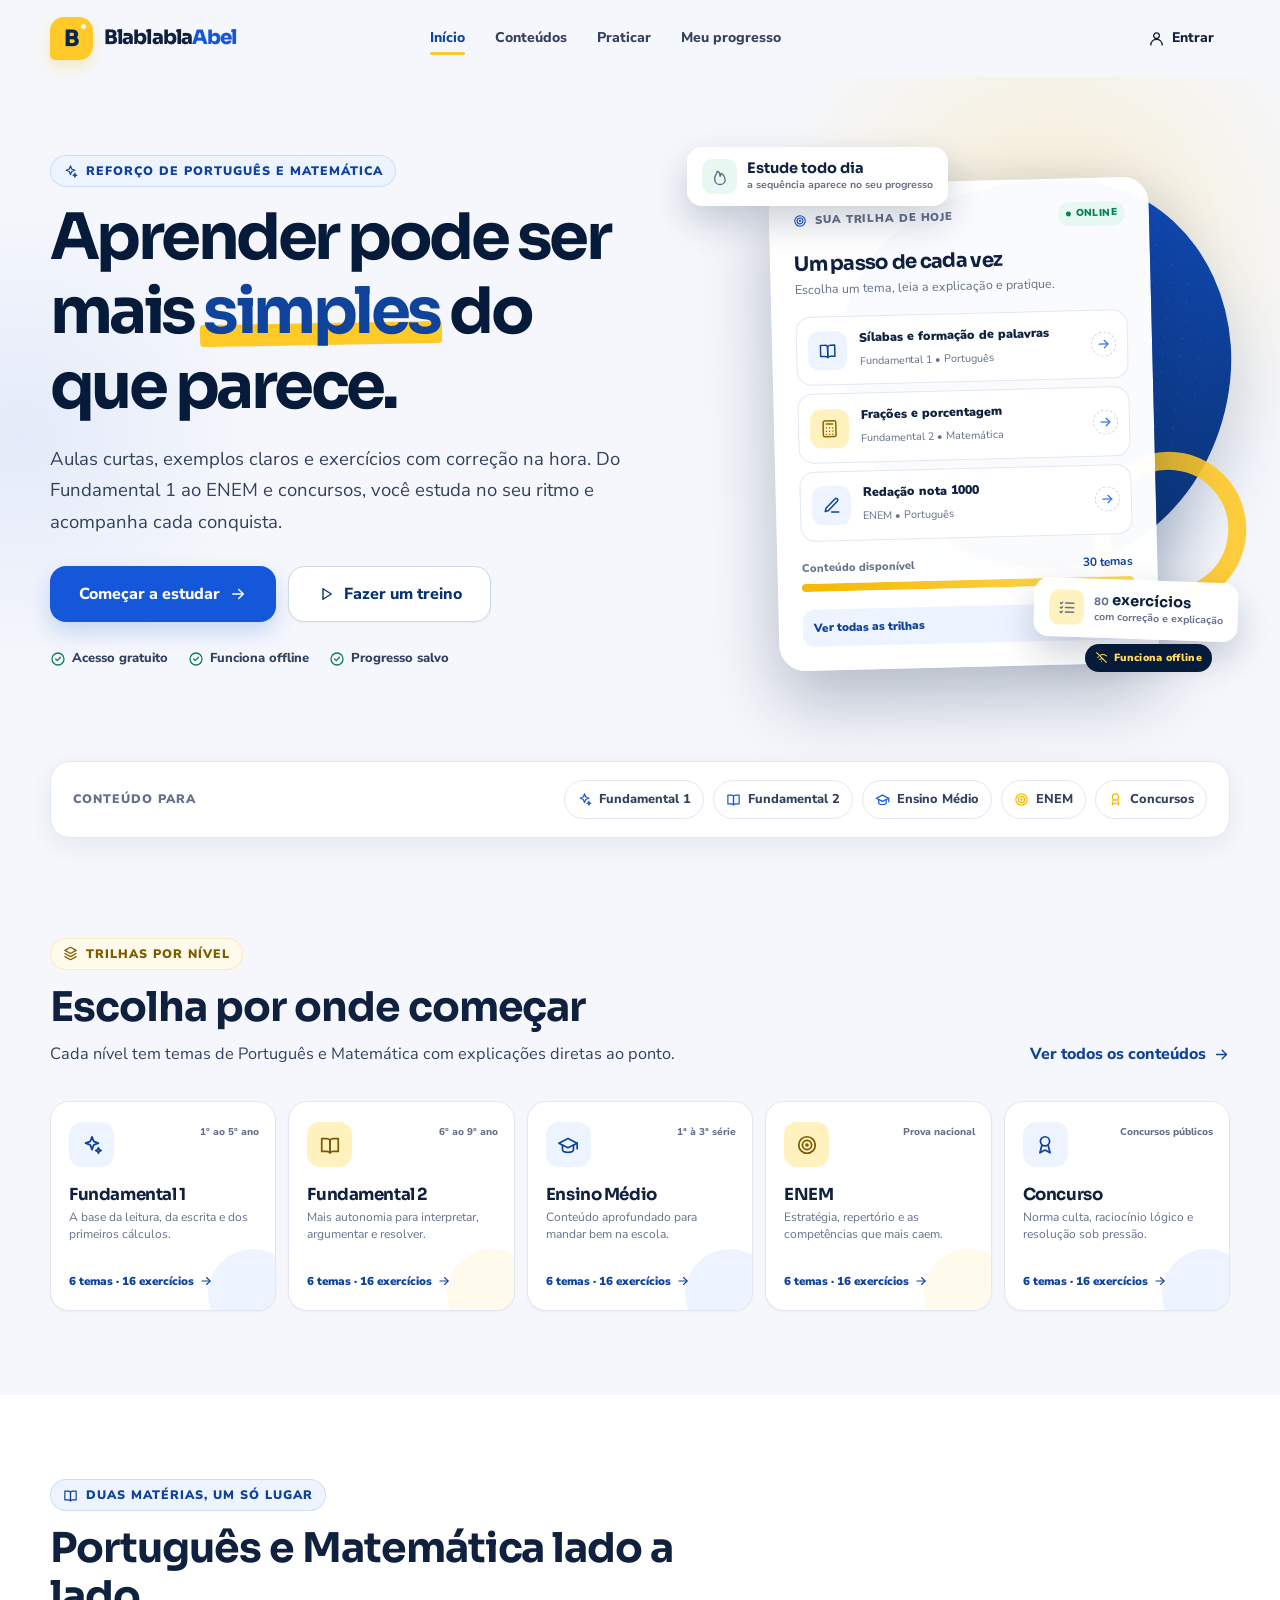
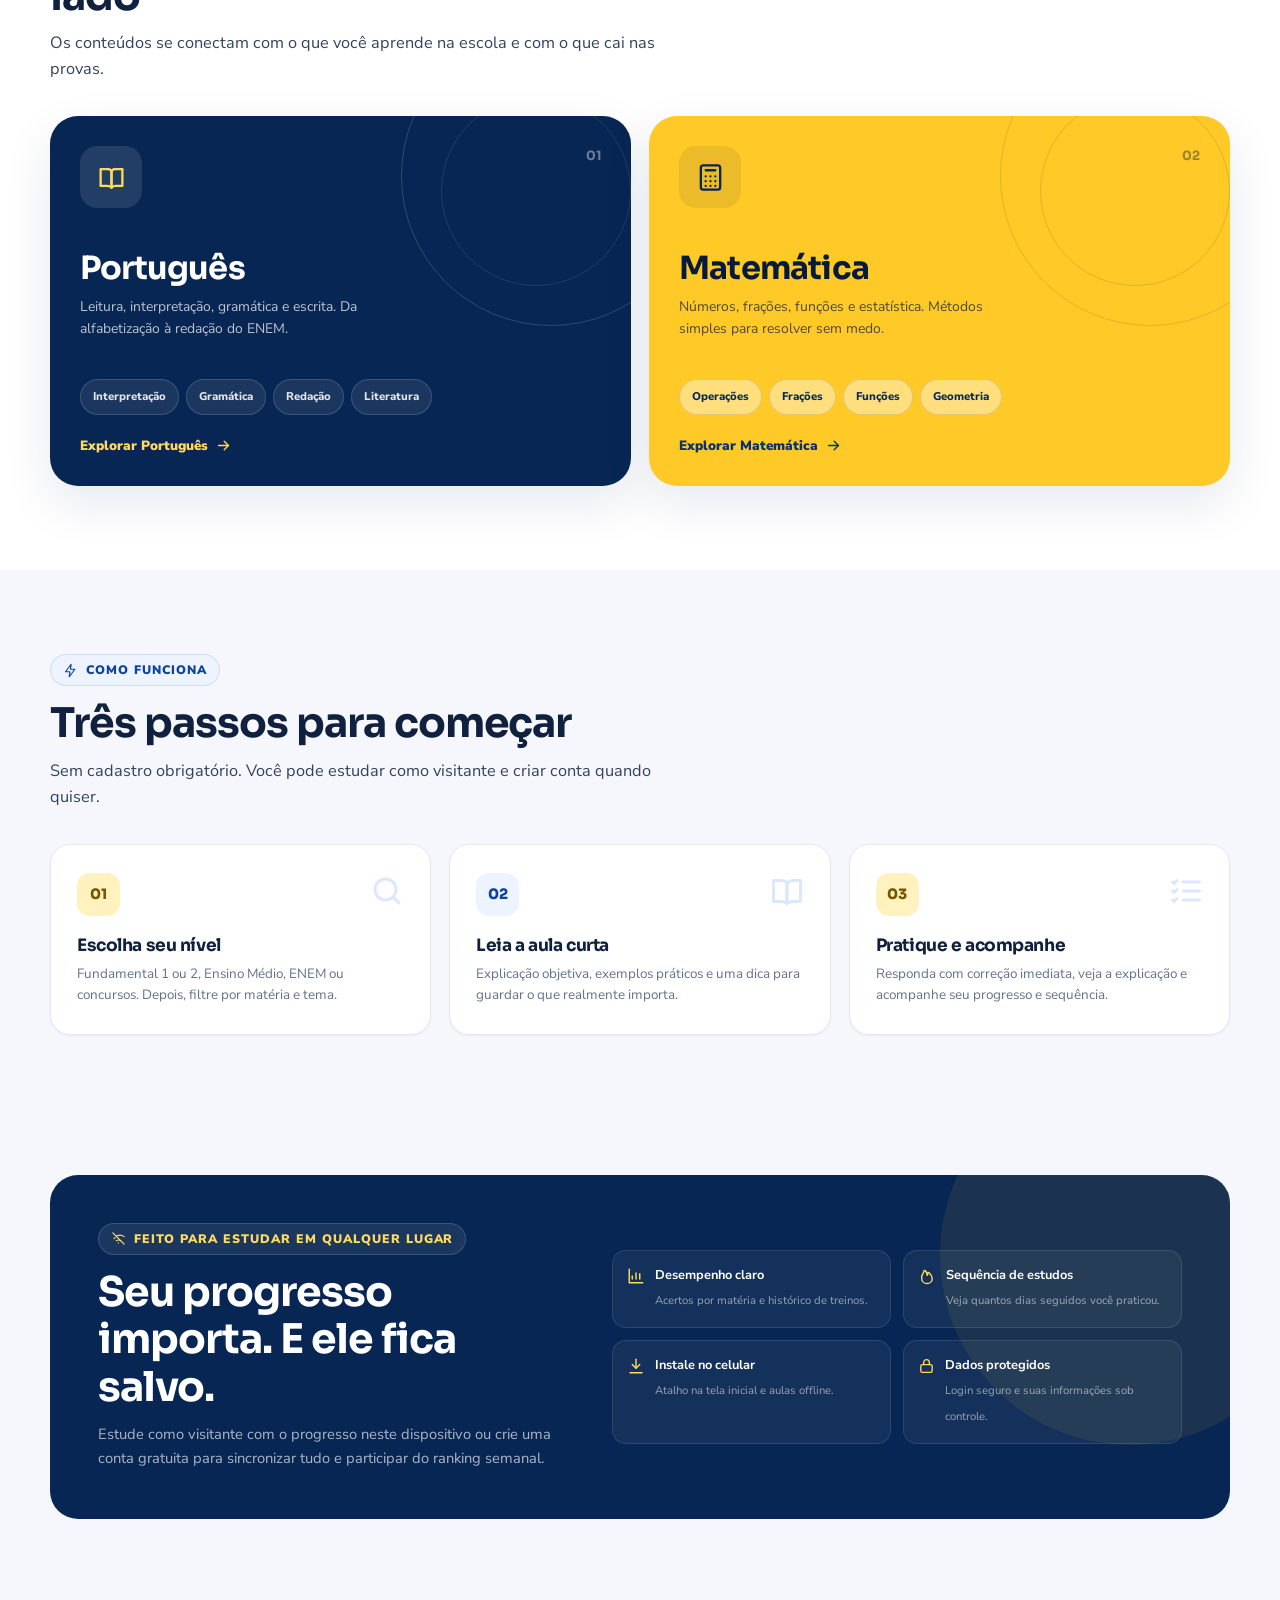
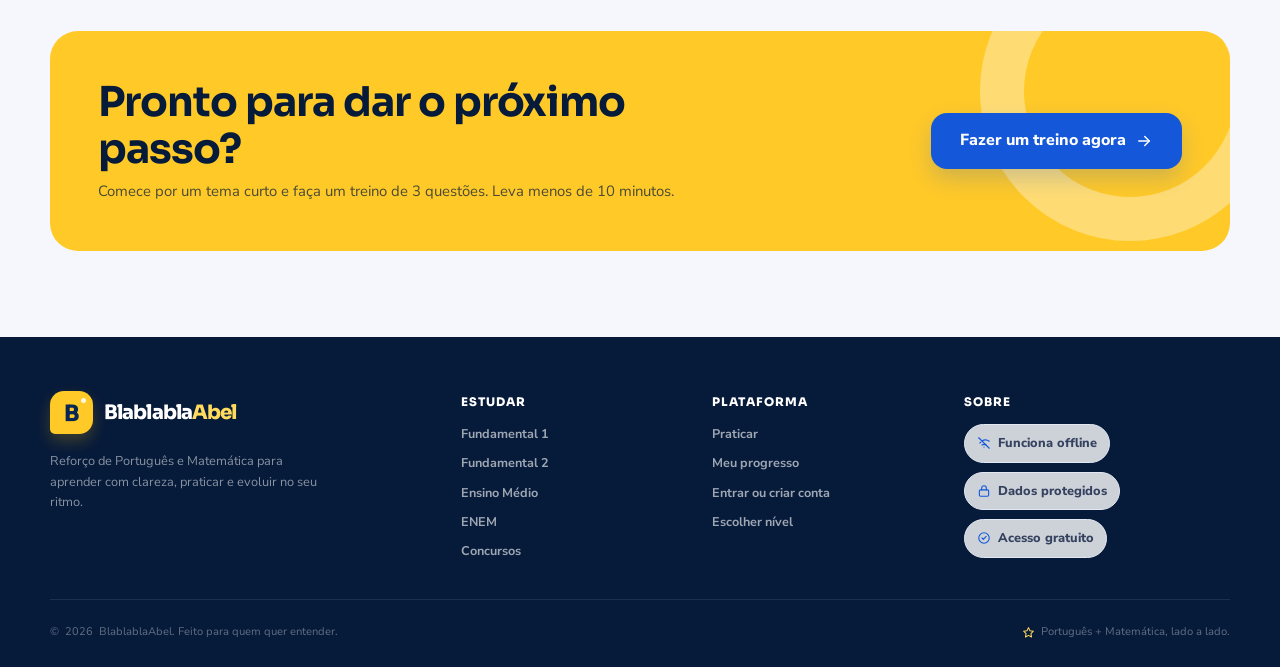
<file: index.html>
<!DOCTYPE html>
<html lang="pt-BR">
<head>
  <meta charset="UTF-8">
  <meta name="viewport" content="width=device-width, initial-scale=1.0">
  <title>BlablablaAbel — Reforço de Português e Matemática</title>
  <meta name="description" content="Aprenda Português e Matemática do Fundamental 1 ao ENEM e concursos. Aulas curtas, exercícios corrigidos e acompanhamento de progresso em uma plataforma simples e gratuita.">
  <meta name="theme-color" content="#082653">
  <meta name="color-scheme" content="light">
  <meta name="apple-mobile-web-app-capable" content="yes">
  <meta name="apple-mobile-web-app-status-bar-style" content="default">
  <meta name="apple-mobile-web-app-title" content="BlablablaAbel">
  <link rel="manifest" href="manifest.webmanifest">
  <link rel="icon" href="assets/icons/favicon.svg" type="image/svg+xml">
  <link rel="apple-touch-icon" href="icons/icon-192.png">
  <link rel="preconnect" href="https://fonts.googleapis.com">
  <link rel="preconnect" href="https://fonts.gstatic.com" crossorigin>
  <link href="https://fonts.googleapis.com/css2?family=Nunito+Sans:wght@400;600;700;800;900&family=Sora:wght@600;700;800&display=swap" rel="stylesheet">
  <link rel="stylesheet" href="css/styles.css">
</head>
<body data-page="home">
  <a class="skip-link" href="#conteudo">Pular para o conteúdo</a>

  <header class="site-header">
    <div class="container header-inner">
      <a class="brand" href="index.html" aria-label="BlablablaAbel — página inicial">
        <span class="brand-mark" aria-hidden="true">B</span>
        <span class="brand-name">Blablabla<span>Abel</span></span>
      </a>
      <nav class="main-nav" id="primary-nav" aria-label="Navegação principal">
        <a href="index.html" data-nav="inicio">Início</a>
        <a href="estudar.html" data-nav="conteudos">Conteúdos</a>
        <a href="praticar.html" data-nav="praticar">Praticar</a>
        <a href="desempenho.html" data-nav="progresso">Meu progresso</a>
      </nav>
      <div class="header-actions">
        <div data-auth-area></div>
      </div>
      <button class="mobile-toggle" type="button" data-menu-toggle aria-expanded="false" aria-controls="primary-nav" aria-label="Abrir menu">
        <span data-icon="menu"></span>
      </button>
    </div>
  </header>

  <main id="conteudo">
    <section class="hero">
      <div class="container hero-grid">
        <div class="hero-copy reveal">
          <span class="eyebrow"><span data-icon="sparkles"></span> Reforço de Português e Matemática</span>
          <h1>Aprender pode ser mais <span class="marker">simples</span> do que parece.</h1>
          <p class="hero-lead">
            Aulas curtas, exemplos claros e exercícios com correção na hora.
            Do Fundamental 1 ao ENEM e concursos, você estuda no seu ritmo e acompanha cada conquista.
          </p>
          <div class="hero-actions">
            <a class="btn btn--lg" href="estudar.html">
              Começar a estudar
              <span data-icon="arrow-right"></span>
            </a>
            <a class="btn btn--outline btn--lg" href="praticar.html">
              <span data-icon="play"></span>
              Fazer um treino
            </a>
          </div>
          <div class="hero-checks">
            <span><span data-icon="check-circle"></span> Acesso gratuito</span>
            <span><span data-icon="check-circle"></span> Funciona offline</span>
            <span><span data-icon="check-circle"></span> Progresso salvo</span>
          </div>
        </div>

        <div class="hero-visual reveal" aria-label="Resumo da plataforma">
          <div class="hero-blob" aria-hidden="true"></div>
          <div class="hero-grain" aria-hidden="true"></div>

          <div class="study-panel">
            <div class="study-panel__top">
              <span><span data-icon="target"></span> Sua trilha de hoje</span>
              <span class="live-dot">Online</span>
            </div>
            <h2>Um passo de cada vez</h2>
            <p class="study-panel__sub">Escolha um tema, leia a explicação e pratique.</p>

            <a class="mission-row" href="aula.html?topico=f1-pt-l1">
              <span class="mission-icon"><span data-icon="book-open"></span></span>
              <span class="mission-copy">
                <strong>Sílabas e formação de palavras</strong>
                <span>Fundamental 1 • Português</span>
              </span>
              <span class="mission-status mission-status--pending"><span data-icon="arrow-right"></span></span>
            </a>
            <a class="mission-row" href="aula.html?topico=f2-ma-l1">
              <span class="mission-icon mission-icon--yellow"><span data-icon="calculator"></span></span>
              <span class="mission-copy">
                <strong>Frações e porcentagem</strong>
                <span>Fundamental 2 • Matemática</span>
              </span>
              <span class="mission-status mission-status--pending"><span data-icon="arrow-right"></span></span>
            </a>
            <a class="mission-row" href="aula.html?topico=enem-pt-l2">
              <span class="mission-icon"><span data-icon="pencil"></span></span>
              <span class="mission-copy">
                <strong>Redação nota 1000</strong>
                <span>ENEM • Português</span>
              </span>
              <span class="mission-status mission-status--pending"><span data-icon="arrow-right"></span></span>
            </a>

            <div class="study-panel__progress">
              <div class="progress-labels">
                <span>Conteúdo disponível</span>
                <strong><span data-total-topics>30</span> temas</strong>
              </div>
              <div class="progress-track">
                <div class="progress-track__bar progress-track__bar--yellow" style="width: 100%"></div>
              </div>
            </div>

            <a class="study-panel__cta" href="estudar.html">
              Ver todas as trilhas
              <span data-icon="chevron-right"></span>
            </a>
          </div>

          <div class="floating-card floating-card--streak">
            <span class="floating-icon floating-icon--green"><span data-icon="flame"></span></span>
            <span><strong>Estude todo dia</strong><span>a sequência aparece no seu progresso</span></span>
          </div>
          <div class="floating-card floating-card--score">
            <span class="floating-icon"><span data-icon="list-checks"></span></span>
            <span><strong><span data-total-questions>80</span> exercícios</strong><span>com correção e explicação</span></span>
          </div>
          <span class="hero-note"><span data-icon="wifi-off"></span> Funciona offline</span>
        </div>
      </div>
    </section>

    <section class="trust-strip">
      <div class="container">
        <div class="trust-strip__inner">
          <span class="trust-strip__label">Conteúdo para</span>
          <div class="trust-strip__items">
            <span class="chip"><span data-icon="sparkles"></span> Fundamental 1</span>
            <span class="chip"><span data-icon="book-open"></span> Fundamental 2</span>
            <span class="chip"><span data-icon="graduation-cap"></span> Ensino Médio</span>
            <span class="chip chip--yellow"><span data-icon="target"></span> ENEM</span>
            <span class="chip chip--yellow"><span data-icon="medal"></span> Concursos</span>
          </div>
        </div>
      </div>
    </section>

    <section class="section" id="niveis">
      <div class="container">
        <div class="section-head reveal">
          <div class="section-head__text">
            <span class="eyebrow eyebrow--yellow"><span data-icon="layers"></span> Trilhas por nível</span>
            <h2>Escolha por onde começar</h2>
            <p>Cada nível tem temas de Português e Matemática com explicações diretas ao ponto.</p>
          </div>
          <a class="text-link" href="estudar.html">Ver todos os conteúdos <span data-icon="arrow-right"></span></a>
        </div>
        <div class="level-grid" id="level-grid"></div>
      </div>
    </section>

    <section class="section section--white">
      <div class="container">
        <div class="section-head reveal">
          <div class="section-head__text">
            <span class="eyebrow"><span data-icon="book-open"></span> Duas matérias, um só lugar</span>
            <h2>Português e Matemática lado a lado</h2>
            <p>Os conteúdos se conectam com o que você aprende na escola e com o que cai nas provas.</p>
          </div>
        </div>
        <div class="subjects-grid">
          <a class="subject-card reveal" href="estudar.html?materia=portugues">
            <div class="subject-card__top">
              <span class="subject-big-icon"><span data-icon="book-open"></span></span>
              <span class="subject-number">01</span>
            </div>
            <h3>Português</h3>
            <p>Leitura, interpretação, gramática e escrita. Da alfabetização à redação do ENEM.</p>
            <div class="subject-topics">
              <span class="chip">Interpretação</span>
              <span class="chip">Gramática</span>
              <span class="chip">Redação</span>
              <span class="chip">Literatura</span>
            </div>
            <span class="subject-card__link">
              Explorar Português <span data-icon="arrow-right"></span>
            </span>
          </a>

          <a class="subject-card subject-card--yellow reveal" href="estudar.html?materia=matematica">
            <div class="subject-card__top">
              <span class="subject-big-icon"><span data-icon="calculator"></span></span>
              <span class="subject-number">02</span>
            </div>
            <h3>Matemática</h3>
            <p>Números, frações, funções e estatística. Métodos simples para resolver sem medo.</p>
            <div class="subject-topics">
              <span class="chip">Operações</span>
              <span class="chip">Frações</span>
              <span class="chip">Funções</span>
              <span class="chip">Geometria</span>
            </div>
            <span class="subject-card__link">
              Explorar Matemática <span data-icon="arrow-right"></span>
            </span>
          </a>
        </div>
      </div>
    </section>

    <section class="section">
      <div class="container">
        <div class="section-head reveal">
          <div class="section-head__text">
            <span class="eyebrow"><span data-icon="zap"></span> Como funciona</span>
            <h2>Três passos para começar</h2>
            <p>Sem cadastro obrigatório. Você pode estudar como visitante e criar conta quando quiser.</p>
          </div>
        </div>
        <div class="how-grid">
          <article class="how-card reveal">
            <span class="how-card__number">01</span>
            <span class="how-card__icon"><span data-icon="search"></span></span>
            <h3>Escolha seu nível</h3>
            <p>Fundamental 1 ou 2, Ensino Médio, ENEM ou concursos. Depois, filtre por matéria e tema.</p>
          </article>
          <article class="how-card reveal">
            <span class="how-card__number">02</span>
            <span class="how-card__icon"><span data-icon="book-open"></span></span>
            <h3>Leia a aula curta</h3>
            <p>Explicação objetiva, exemplos práticos e uma dica para guardar o que realmente importa.</p>
          </article>
          <article class="how-card reveal">
            <span class="how-card__number">03</span>
            <span class="how-card__icon"><span data-icon="list-checks"></span></span>
            <h3>Pratique e acompanhe</h3>
            <p>Responda com correção imediata, veja a explicação e acompanhe seu progresso e sequência.</p>
          </article>
        </div>
      </div>
    </section>

    <section class="section section--tight">
      <div class="container">
        <div class="feature-band reveal">
          <div class="feature-band__grid">
            <div>
              <span class="eyebrow eyebrow--light"><span data-icon="wifi-off"></span> Feito para estudar em qualquer lugar</span>
              <h2>Seu progresso importa. E ele fica salvo.</h2>
              <p>
                Estude como visitante com o progresso neste dispositivo ou crie uma conta gratuita
                para sincronizar tudo e participar do ranking semanal.
              </p>
            </div>
            <div class="feature-list">
              <div class="feature-item">
                <span data-icon="chart"></span>
                <div><strong>Desempenho claro</strong><span>Acertos por matéria e histórico de treinos.</span></div>
              </div>
              <div class="feature-item">
                <span data-icon="flame"></span>
                <div><strong>Sequência de estudos</strong><span>Veja quantos dias seguidos você praticou.</span></div>
              </div>
              <div class="feature-item">
                <span data-icon="download"></span>
                <div><strong>Instale no celular</strong><span>Atalho na tela inicial e aulas offline.</span></div>
              </div>
              <div class="feature-item">
                <span data-icon="lock"></span>
                <div><strong>Dados protegidos</strong><span>Login seguro e suas informações sob controle.</span></div>
              </div>
            </div>
          </div>
        </div>
      </div>
    </section>

    <section class="section section--tight">
      <div class="container">
        <div class="cta-band reveal">
          <div class="cta-band__inner">
            <div>
              <h2>Pronto para dar o próximo passo?</h2>
              <p>Comece por um tema curto e faça um treino de 3 questões. Leva menos de 10 minutos.</p>
            </div>
            <a class="btn btn--lg" href="praticar.html">
              Fazer um treino agora
              <span data-icon="arrow-right"></span>
            </a>
          </div>
        </div>
      </div>
    </section>
  </main>

  <footer class="site-footer">
    <div class="container">
      <div class="footer-grid">
        <div class="footer-brand">
          <a class="brand" href="index.html" aria-label="BlablablaAbel — página inicial">
            <span class="brand-mark" aria-hidden="true">B</span>
            <span class="brand-name">Blablabla<span>Abel</span></span>
          </a>
          <p>Reforço de Português e Matemática para aprender com clareza, praticar e evoluir no seu ritmo.</p>
          <button class="btn btn--yellow btn--sm" type="button" data-install-app hidden>
            <span data-icon="download"></span> Instalar aplicativo
          </button>
        </div>
        <div>
          <h2 class="footer-title">Estudar</h2>
          <div class="footer-links">
            <a href="estudar.html?nivel=fundamental-1">Fundamental 1</a>
            <a href="estudar.html?nivel=fundamental-2">Fundamental 2</a>
            <a href="estudar.html?nivel=ensino-medio">Ensino Médio</a>
            <a href="estudar.html?nivel=enem">ENEM</a>
            <a href="estudar.html?nivel=concurso">Concursos</a>
          </div>
        </div>
        <div>
          <h2 class="footer-title">Plataforma</h2>
          <div class="footer-links">
            <a href="praticar.html">Praticar</a>
            <a href="desempenho.html">Meu progresso</a>
            <a href="entrar.html">Entrar ou criar conta</a>
            <a href="index.html#niveis">Escolher nível</a>
          </div>
        </div>
        <div>
          <h2 class="footer-title">Sobre</h2>
          <div class="footer-links">
            <span class="chip" style="width: fit-content;"><span data-icon="wifi-off"></span> Funciona offline</span>
            <span class="chip" style="width: fit-content;"><span data-icon="lock"></span> Dados protegidos</span>
            <span class="chip" style="width: fit-content;"><span data-icon="check-circle"></span> Acesso gratuito</span>
          </div>
        </div>
      </div>
      <div class="footer-bottom">
        <span>© <span data-year></span> BlablablaAbel. Feito para quem quer entender.</span>
        <span><span data-icon="star"></span> Português + Matemática, lado a lado.</span>
      </div>
    </div>
  </footer>

  <script src="js/vendor/supabase.js" defer></script>
  <script src="js/config.js" defer></script>
  <script src="js/data.js" defer></script>
  <script src="js/core.js" defer></script>
  <script src="js/pwa.js" defer></script>
  <script src="js/home.js" defer></script>
</body>
</html>
</file>
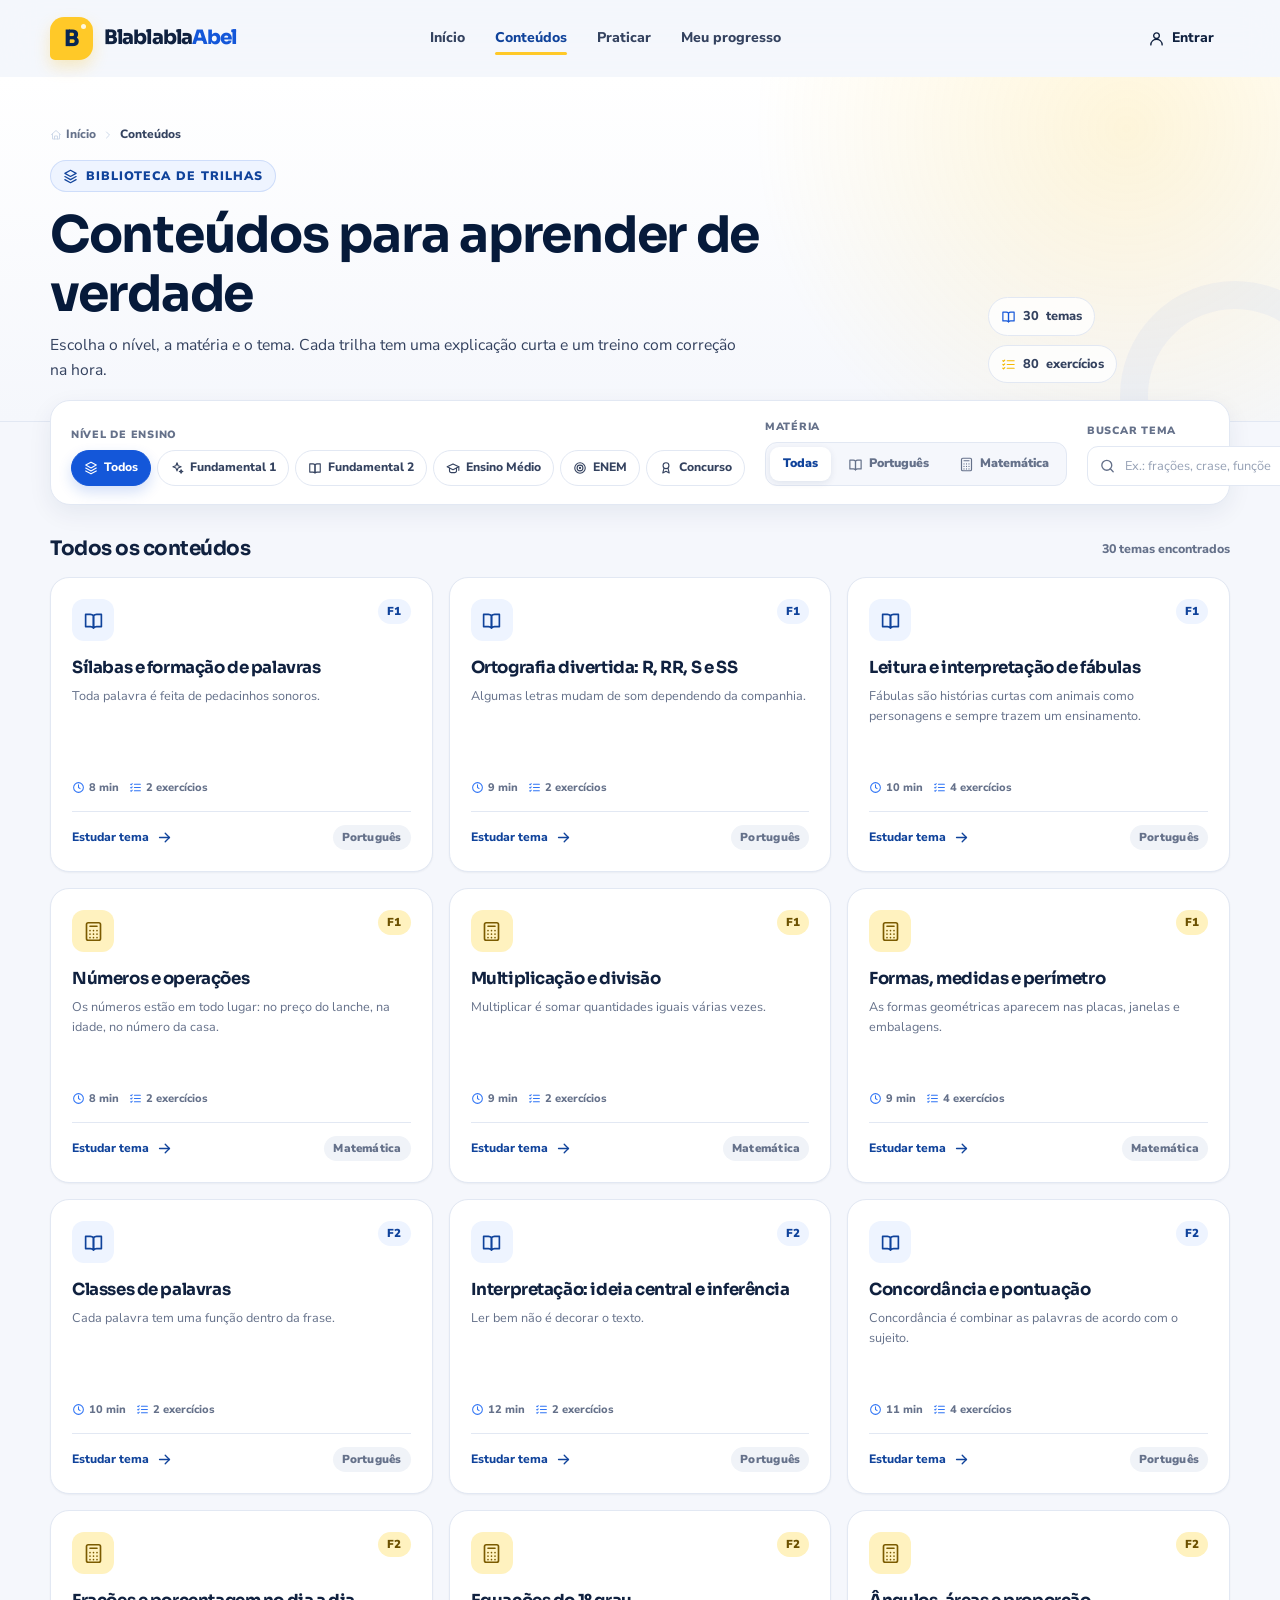
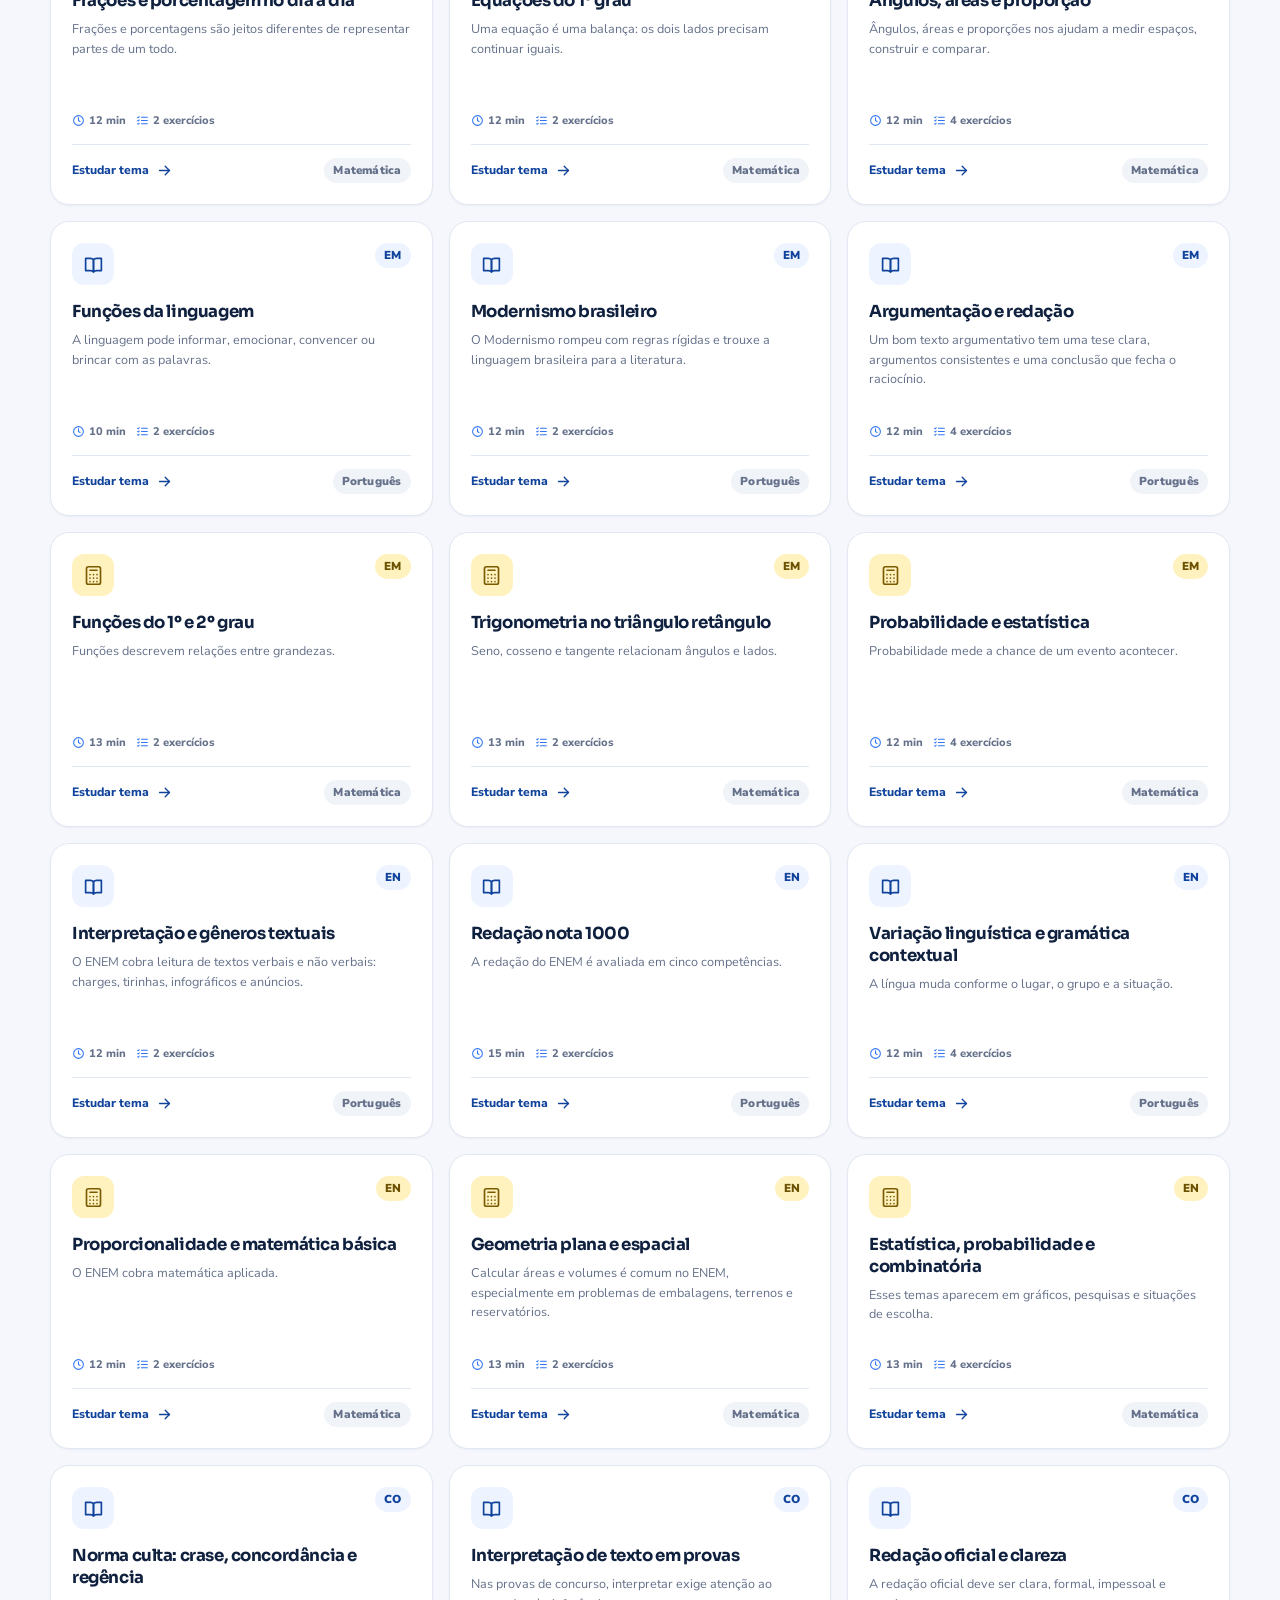
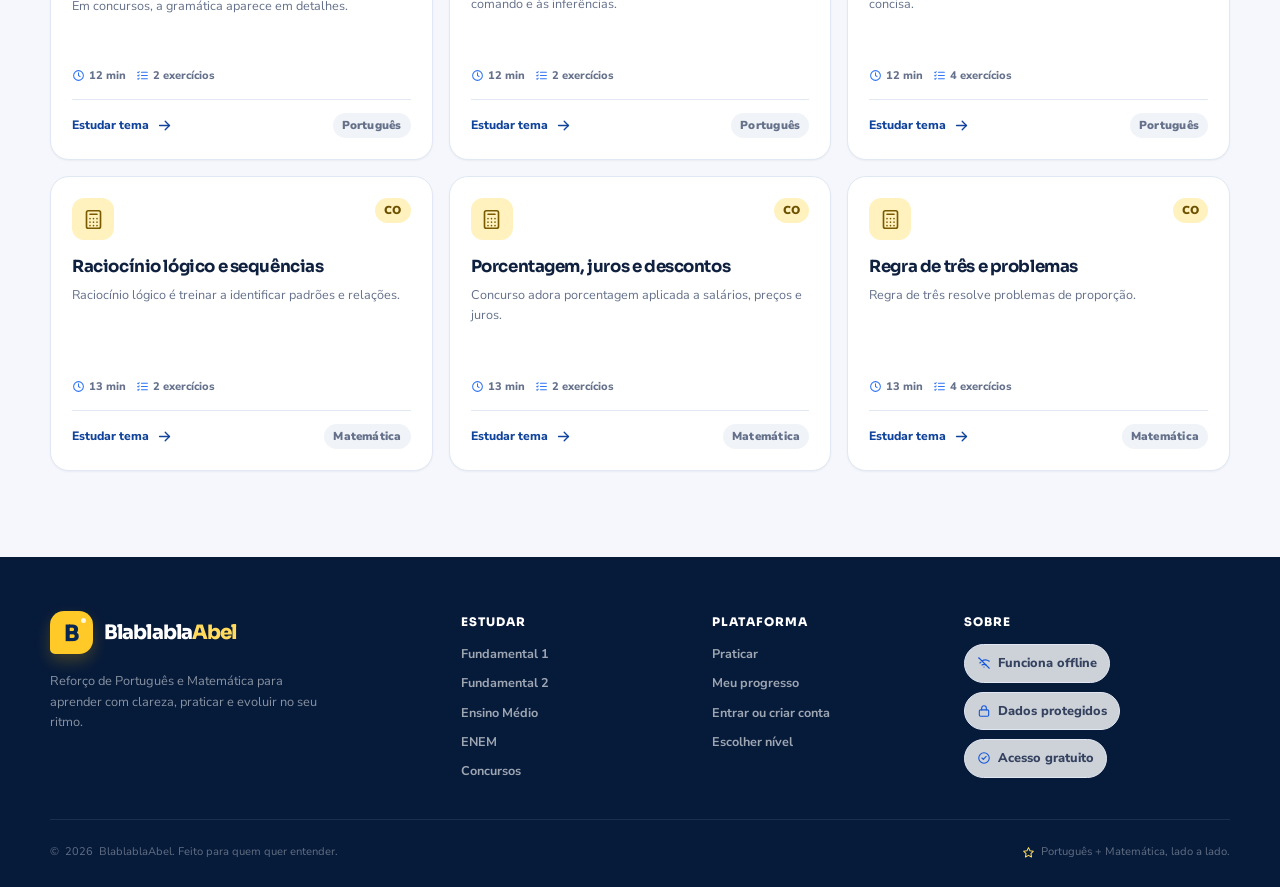
<file: aula.html>
<!DOCTYPE html>
<html lang="pt-BR">
<head>
  <meta charset="UTF-8">
  <meta name="viewport" content="width=device-width, initial-scale=1.0">
  <title>Aula — BlablablaAbel</title>
  <meta name="description" content="Aula curta de Português ou Matemática com exemplos e exercícios no BlablablaAbel.">
  <meta name="theme-color" content="#082653">
  <link rel="manifest" href="manifest.webmanifest">
  <link rel="icon" href="assets/icons/favicon.svg" type="image/svg+xml">
  <link rel="apple-touch-icon" href="icons/icon-192.png">
  <link rel="preconnect" href="https://fonts.googleapis.com">
  <link rel="preconnect" href="https://fonts.gstatic.com" crossorigin>
  <link href="https://fonts.googleapis.com/css2?family=Nunito+Sans:wght@400;600;700;800;900&family=Sora:wght@600;700;800&display=swap" rel="stylesheet">
  <link rel="stylesheet" href="css/styles.css">
</head>
<body data-page="lesson">
  <a class="skip-link" href="#conteudo">Pular para o conteúdo</a>

  <header class="site-header">
    <div class="container header-inner">
      <a class="brand" href="index.html" aria-label="BlablablaAbel — página inicial">
        <span class="brand-mark" aria-hidden="true">B</span>
        <span class="brand-name">Blablabla<span>Abel</span></span>
      </a>
      <nav class="main-nav" id="primary-nav" aria-label="Navegação principal">
        <a href="index.html" data-nav="inicio">Início</a>
        <a href="estudar.html" data-nav="conteudos">Conteúdos</a>
        <a href="praticar.html" data-nav="praticar">Praticar</a>
        <a href="desempenho.html" data-nav="progresso">Meu progresso</a>
      </nav>
      <div class="header-actions">
        <div data-auth-area></div>
      </div>
      <button class="mobile-toggle" type="button" data-menu-toggle aria-expanded="false" aria-controls="primary-nav" aria-label="Abrir menu">
        <span data-icon="menu"></span>
      </button>
    </div>
  </header>

  <main id="conteudo">
    <div class="container lesson-page">
      <nav class="breadcrumb" id="lesson-breadcrumb" aria-label="Você está aqui"></nav>
      <div class="lesson-layout" id="lesson-layout">
        <div class="lesson-main">
          <header class="lesson-header" id="lesson-header">
            <div class="lesson-header__meta" id="lesson-meta"></div>
            <h1 id="lesson-title">Carregando aula...</h1>
            <p id="lesson-description"></p>
            <div class="lesson-meta-row" id="lesson-info"></div>
          </header>

          <div class="lesson-body" id="lesson-body"></div>

          <nav class="lesson-nav" id="lesson-nav" aria-label="Outros temas desta trilha"></nav>
        </div>

        <aside class="lesson-sidebar">
          <div class="side-card side-card--blue">
            <span class="badge badge--yellow">Hora de praticar</span>
            <h2 style="margin-top: 10px;">Fixe o que aprendeu</h2>
            <p>Responda às questões deste tema e receba a correção com explicação na hora.</p>
            <a class="btn btn--yellow" href="praticar.html" id="lesson-practice">
              Fazer exercícios
              <span data-icon="arrow-right"></span>
            </a>
            <div class="side-info" id="lesson-side-info"></div>
          </div>

          <div class="side-card">
            <h3>Seu progresso</h3>
            <p id="lesson-progress-text">Marque esta aula como concluída para acompanhar sua evolução.</p>
            <button class="lesson-complete" type="button" id="complete-lesson">
              <span data-icon="check-circle"></span>
              <span id="complete-label">Marcar como concluída</span>
            </button>
          </div>

          <div class="side-card">
            <h3>Nesta trilha</h3>
            <div id="lesson-siblings" style="display: flex; flex-direction: column; gap: 4px;"></div>
          </div>
        </aside>
      </div>
    </div>
  </main>

  <footer class="site-footer">
    <div class="container">
      <div class="footer-grid">
        <div class="footer-brand">
          <a class="brand" href="index.html" aria-label="BlablablaAbel — página inicial">
            <span class="brand-mark" aria-hidden="true">B</span>
            <span class="brand-name">Blablabla<span>Abel</span></span>
          </a>
          <p>Reforço de Português e Matemática para aprender com clareza, praticar e evoluir no seu ritmo.</p>
          <button class="btn btn--yellow btn--sm" type="button" data-install-app hidden>
            <span data-icon="download"></span> Instalar aplicativo
          </button>
        </div>
        <div>
          <h2 class="footer-title">Estudar</h2>
          <div class="footer-links">
            <a href="estudar.html?nivel=fundamental-1">Fundamental 1</a>
            <a href="estudar.html?nivel=fundamental-2">Fundamental 2</a>
            <a href="estudar.html?nivel=ensino-medio">Ensino Médio</a>
            <a href="estudar.html?nivel=enem">ENEM</a>
            <a href="estudar.html?nivel=concurso">Concursos</a>
          </div>
        </div>
        <div>
          <h2 class="footer-title">Plataforma</h2>
          <div class="footer-links">
            <a href="praticar.html">Praticar</a>
            <a href="desempenho.html">Meu progresso</a>
            <a href="entrar.html">Entrar ou criar conta</a>
            <a href="index.html#niveis">Escolher nível</a>
          </div>
        </div>
        <div>
          <h2 class="footer-title">Sobre</h2>
          <div class="footer-links">
            <span class="chip" style="width: fit-content;"><span data-icon="wifi-off"></span> Funciona offline</span>
            <span class="chip" style="width: fit-content;"><span data-icon="lock"></span> Dados protegidos</span>
            <span class="chip" style="width: fit-content;"><span data-icon="check-circle"></span> Acesso gratuito</span>
          </div>
        </div>
      </div>
      <div class="footer-bottom">
        <span>© <span data-year></span> BlablablaAbel. Feito para quem quer entender.</span>
        <span><span data-icon="star"></span> Português + Matemática, lado a lado.</span>
      </div>
    </div>
  </footer>

  <script src="js/vendor/supabase.js" defer></script>
  <script src="js/config.js" defer></script>
  <script src="js/data.js" defer></script>
  <script src="js/core.js" defer></script>
  <script src="js/pwa.js" defer></script>
  <script src="js/lesson.js" defer></script>
</body>
</html>
</file>
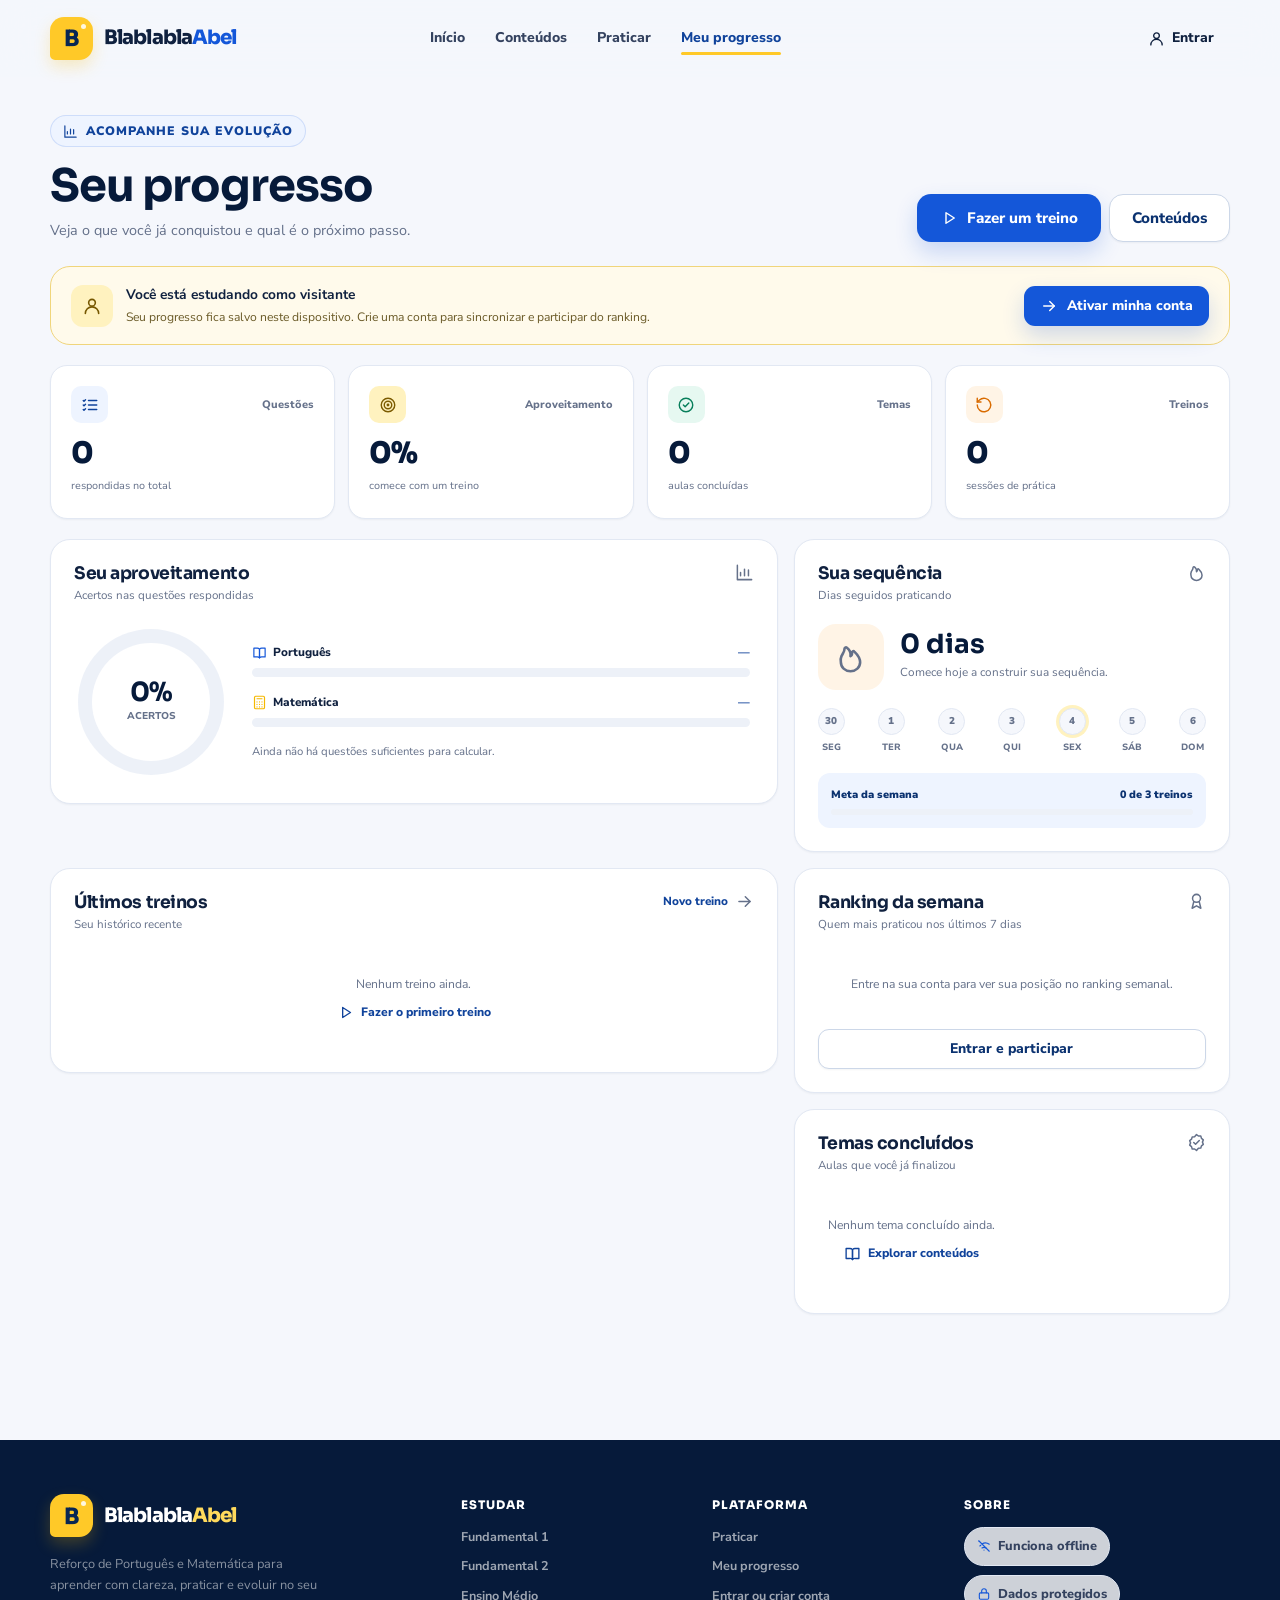
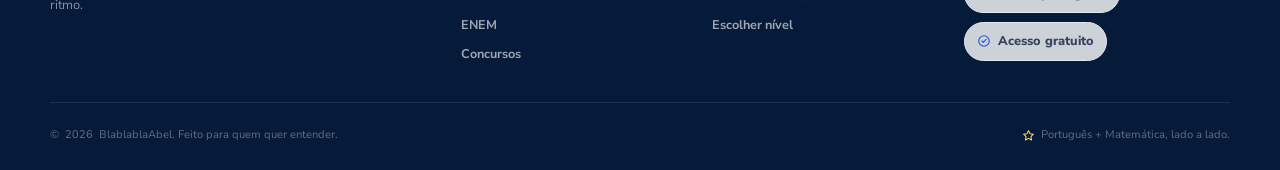
<file: desempenho.html>
<!DOCTYPE html>
<html lang="pt-BR">
<head>
  <meta charset="UTF-8">
  <meta name="viewport" content="width=device-width, initial-scale=1.0">
  <title>Meu progresso — BlablablaAbel</title>
  <meta name="description" content="Acompanhe seus acertos, sequência de estudos, temas concluídos e histórico de treinos.">
  <meta name="theme-color" content="#082653">
  <link rel="manifest" href="manifest.webmanifest">
  <link rel="icon" href="assets/icons/favicon.svg" type="image/svg+xml">
  <link rel="apple-touch-icon" href="icons/icon-192.png">
  <link rel="preconnect" href="https://fonts.googleapis.com">
  <link rel="preconnect" href="https://fonts.gstatic.com" crossorigin>
  <link href="https://fonts.googleapis.com/css2?family=Nunito+Sans:wght@400;600;700;800;900&family=Sora:wght@600;700;800&display=swap" rel="stylesheet">
  <link rel="stylesheet" href="css/styles.css">
</head>
<body data-page="dashboard">
  <a class="skip-link" href="#conteudo">Pular para o conteúdo</a>

  <header class="site-header">
    <div class="container header-inner">
      <a class="brand" href="index.html" aria-label="BlablablaAbel — página inicial">
        <span class="brand-mark" aria-hidden="true">B</span>
        <span class="brand-name">Blablabla<span>Abel</span></span>
      </a>
      <nav class="main-nav" id="primary-nav" aria-label="Navegação principal">
        <a href="index.html" data-nav="inicio">Início</a>
        <a href="estudar.html" data-nav="conteudos">Conteúdos</a>
        <a href="praticar.html" data-nav="praticar">Praticar</a>
        <a href="desempenho.html" data-nav="progresso">Meu progresso</a>
      </nav>
      <div class="header-actions">
        <div data-auth-area></div>
      </div>
      <button class="mobile-toggle" type="button" data-menu-toggle aria-expanded="false" aria-controls="primary-nav" aria-label="Abrir menu">
        <span data-icon="menu"></span>
      </button>
    </div>
  </header>

  <main id="conteudo">
    <div class="container dashboard-page">
      <div class="dashboard-head">
        <div>
          <span class="eyebrow"><span data-icon="chart"></span> Acompanhe sua evolução</span>
          <h1 id="dashboard-greeting">Seu progresso</h1>
          <p id="dashboard-subtitle">Veja o que você já conquistou e qual é o próximo passo.</p>
        </div>
        <div class="dashboard-actions">
          <a class="btn" href="praticar.html"><span data-icon="play"></span> Fazer um treino</a>
          <a class="btn btn--outline" href="estudar.html">Conteúdos</a>
        </div>
      </div>

      <div id="guest-banner"></div>
      <div id="sync-note"></div>

      <div class="stats-grid">
        <article class="stat-card">
          <div class="stat-card__top">
            <span class="stat-icon"><span data-icon="list-checks"></span></span>
            <span class="stat-label">Questões</span>
          </div>
          <strong class="stat-value" id="stat-questions">0</strong>
          <span class="stat-hint">respondidas no total</span>
        </article>
        <article class="stat-card">
          <div class="stat-card__top">
            <span class="stat-icon"><span data-icon="target"></span></span>
            <span class="stat-label">Aproveitamento</span>
          </div>
          <strong class="stat-value" id="stat-accuracy">0%</strong>
          <span class="stat-hint" id="stat-accuracy-hint">comece com um treino</span>
        </article>
        <article class="stat-card">
          <div class="stat-card__top">
            <span class="stat-icon"><span data-icon="check-circle"></span></span>
            <span class="stat-label">Temas</span>
          </div>
          <strong class="stat-value" id="stat-topics">0</strong>
          <span class="stat-hint">aulas concluídas</span>
        </article>
        <article class="stat-card">
          <div class="stat-card__top">
            <span class="stat-icon"><span data-icon="rotate"></span></span>
            <span class="stat-label">Treinos</span>
          </div>
          <strong class="stat-value" id="stat-attempts">0</strong>
          <span class="stat-hint">sessões de prática</span>
        </article>
      </div>

      <div class="dashboard-grid">
        <section class="dashboard-card" aria-labelledby="accuracy-title">
          <div class="dashboard-card__head">
            <div>
              <h2 id="accuracy-title">Seu aproveitamento</h2>
              <p>Acertos nas questões respondidas</p>
            </div>
            <span data-icon="chart"></span>
          </div>
          <div class="accuracy-panel">
            <div class="donut" id="accuracy-donut" style="--value: 0" role="img" aria-label="Aproveitamento de 0%">
              <div class="donut__content">
                <strong id="accuracy-value">0%</strong>
                <span>acertos</span>
              </div>
            </div>
            <div class="subject-bars">
              <div class="subject-bar">
                <div class="subject-bar__head">
                  <span><span data-icon="book-open"></span> Português</span>
                  <strong id="pt-accuracy">—</strong>
                </div>
                <div class="subject-bar__track">
                  <div class="subject-bar__fill" id="pt-fill" style="width: 0%"></div>
                </div>
              </div>
              <div class="subject-bar subject-bar--yellow">
                <div class="subject-bar__head">
                  <span><span data-icon="calculator"></span> Matemática</span>
                  <strong id="mat-accuracy">—</strong>
                </div>
                <div class="subject-bar__track">
                  <div class="subject-bar__fill" id="mat-fill" style="width: 0%"></div>
                </div>
              </div>
              <p class="text-muted" id="accuracy-caption" style="margin: 0; font-size: 0.7rem;">Ainda não há questões suficientes para calcular.</p>
            </div>
          </div>
        </section>

        <section class="dashboard-card" aria-labelledby="streak-title">
          <div class="dashboard-card__head">
            <div>
              <h2 id="streak-title">Sua sequência</h2>
              <p>Dias seguidos praticando</p>
            </div>
            <span data-icon="flame"></span>
          </div>
          <div class="streak-panel">
            <span class="streak-icon"><span data-icon="flame"></span></span>
            <div>
              <strong id="streak-count">0 dias</strong>
              <span id="streak-label">Comece hoje a construir sua sequência.</span>
            </div>
          </div>
          <div class="week-days" id="week-days" aria-label="Dias ativos nesta semana"></div>
          <div class="goal-box">
            <div class="goal-box__top">
              <span>Meta da semana</span>
              <span id="weekly-goal-text">0 de 3 treinos</span>
            </div>
            <div class="progress-track" style="height: 6px;">
              <div class="progress-track__bar progress-track__bar--yellow" id="weekly-goal-fill" style="width: 0%"></div>
            </div>
          </div>
        </section>
      </div>

      <div class="dashboard-grid">
        <section class="dashboard-card" aria-labelledby="history-title">
          <div class="dashboard-card__head">
            <div>
              <h2 id="history-title">Últimos treinos</h2>
              <p>Seu histórico recente</p>
            </div>
            <a class="text-link" href="praticar.html" style="font-size: 0.73rem;">Novo treino <span data-icon="arrow-right"></span></a>
          </div>
          <div class="history-list" id="history-list"></div>
        </section>

        <div style="display: flex; flex-direction: column; gap: 16px;">
          <section class="dashboard-card" aria-labelledby="ranking-title">
            <div class="dashboard-card__head">
              <div>
                <h2 id="ranking-title">Ranking da semana</h2>
                <p>Quem mais praticou nos últimos 7 dias</p>
              </div>
              <span data-icon="medal"></span>
            </div>
            <div class="ranking-list" id="ranking-list"></div>
            <div id="ranking-note"></div>
          </section>

          <section class="dashboard-card" aria-labelledby="completed-title">
            <div class="dashboard-card__head">
              <div>
                <h2 id="completed-title">Temas concluídos</h2>
                <p>Aulas que você já finalizou</p>
              </div>
              <span data-icon="badge-check"></span>
            </div>
            <div class="completed-list" id="completed-list"></div>
          </section>
        </div>
      </div>
    </div>
  </main>

  <footer class="site-footer">
    <div class="container">
      <div class="footer-grid">
        <div class="footer-brand">
          <a class="brand" href="index.html" aria-label="BlablablaAbel — página inicial">
            <span class="brand-mark" aria-hidden="true">B</span>
            <span class="brand-name">Blablabla<span>Abel</span></span>
          </a>
          <p>Reforço de Português e Matemática para aprender com clareza, praticar e evoluir no seu ritmo.</p>
          <button class="btn btn--yellow btn--sm" type="button" data-install-app hidden>
            <span data-icon="download"></span> Instalar aplicativo
          </button>
        </div>
        <div>
          <h2 class="footer-title">Estudar</h2>
          <div class="footer-links">
            <a href="estudar.html?nivel=fundamental-1">Fundamental 1</a>
            <a href="estudar.html?nivel=fundamental-2">Fundamental 2</a>
            <a href="estudar.html?nivel=ensino-medio">Ensino Médio</a>
            <a href="estudar.html?nivel=enem">ENEM</a>
            <a href="estudar.html?nivel=concurso">Concursos</a>
          </div>
        </div>
        <div>
          <h2 class="footer-title">Plataforma</h2>
          <div class="footer-links">
            <a href="praticar.html">Praticar</a>
            <a href="desempenho.html">Meu progresso</a>
            <a href="entrar.html">Entrar ou criar conta</a>
            <a href="index.html#niveis">Escolher nível</a>
          </div>
        </div>
        <div>
          <h2 class="footer-title">Sobre</h2>
          <div class="footer-links">
            <span class="chip" style="width: fit-content;"><span data-icon="wifi-off"></span> Funciona offline</span>
            <span class="chip" style="width: fit-content;"><span data-icon="lock"></span> Dados protegidos</span>
            <span class="chip" style="width: fit-content;"><span data-icon="check-circle"></span> Acesso gratuito</span>
          </div>
        </div>
      </div>
      <div class="footer-bottom">
        <span>© <span data-year></span> BlablablaAbel. Feito para quem quer entender.</span>
        <span><span data-icon="star"></span> Português + Matemática, lado a lado.</span>
      </div>
    </div>
  </footer>

  <script src="js/vendor/supabase.js" defer></script>
  <script src="js/config.js" defer></script>
  <script src="js/data.js" defer></script>
  <script src="js/core.js" defer></script>
  <script src="js/pwa.js" defer></script>
  <script src="js/dashboard.js" defer></script>
</body>
</html>
</file>
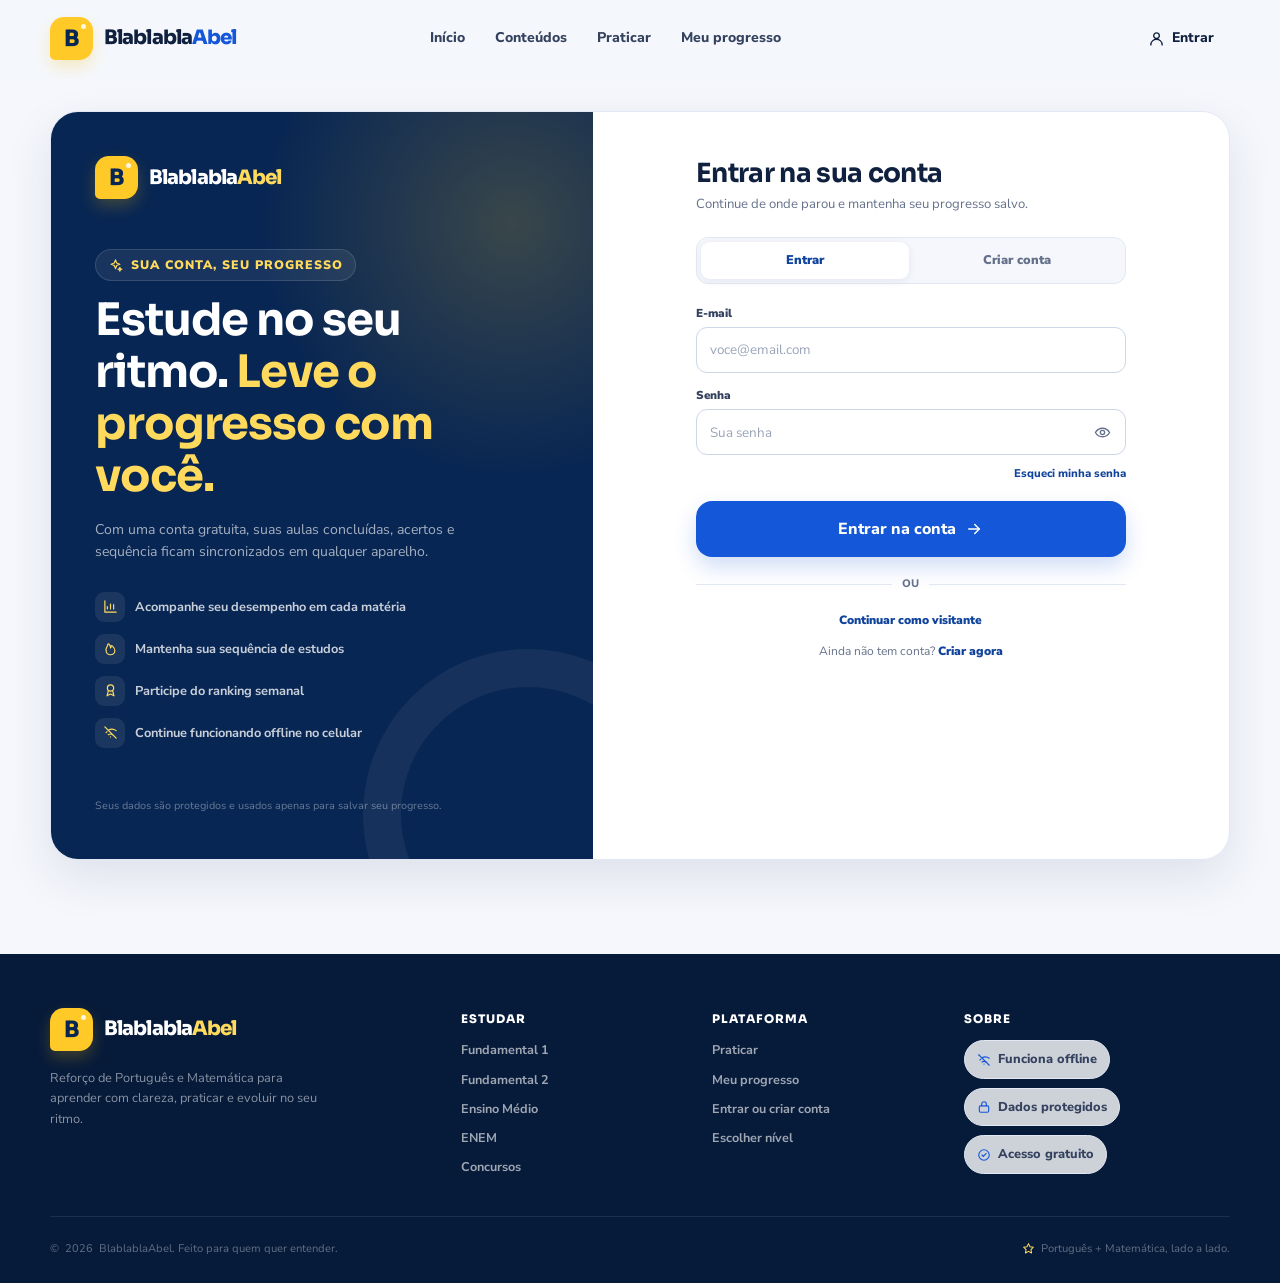
<file: entrar.html>
<!DOCTYPE html>
<html lang="pt-BR">
<head>
  <meta charset="UTF-8">
  <meta name="viewport" content="width=device-width, initial-scale=1.0">
  <title>Entrar — BlablablaAbel</title>
  <meta name="description" content="Entre ou crie sua conta no BlablablaAbel para sincronizar seu progresso, manter sua sequência e participar do ranking.">
  <meta name="theme-color" content="#082653">
  <link rel="manifest" href="manifest.webmanifest">
  <link rel="icon" href="assets/icons/favicon.svg" type="image/svg+xml">
  <link rel="apple-touch-icon" href="icons/icon-192.png">
  <link rel="preconnect" href="https://fonts.googleapis.com">
  <link rel="preconnect" href="https://fonts.gstatic.com" crossorigin>
  <link href="https://fonts.googleapis.com/css2?family=Nunito+Sans:wght@400;600;700;800;900&family=Sora:wght@600;700;800&display=swap" rel="stylesheet">
  <link rel="stylesheet" href="css/styles.css">
</head>
<body data-page="auth">
  <a class="skip-link" href="#conteudo">Pular para o conteúdo</a>

  <header class="site-header">
    <div class="container header-inner">
      <a class="brand" href="index.html" aria-label="BlablablaAbel — página inicial">
        <span class="brand-mark" aria-hidden="true">B</span>
        <span class="brand-name">Blablabla<span>Abel</span></span>
      </a>
      <nav class="main-nav" id="primary-nav" aria-label="Navegação principal">
        <a href="index.html" data-nav="inicio">Início</a>
        <a href="estudar.html" data-nav="conteudos">Conteúdos</a>
        <a href="praticar.html" data-nav="praticar">Praticar</a>
        <a href="desempenho.html" data-nav="progresso">Meu progresso</a>
      </nav>
      <div class="header-actions">
        <div data-auth-area></div>
      </div>
      <button class="mobile-toggle" type="button" data-menu-toggle aria-expanded="false" aria-controls="primary-nav" aria-label="Abrir menu">
        <span data-icon="menu"></span>
      </button>
    </div>
  </header>

  <main id="conteudo">
    <div class="container auth-page">
      <div class="auth-layout">
        <aside class="auth-visual">
          <a class="brand auth-visual__logo" href="index.html" aria-label="BlablablaAbel — página inicial">
            <span class="brand-mark" aria-hidden="true">B</span>
            <span class="brand-name">Blablabla<span>Abel</span></span>
          </a>

          <div class="auth-visual__content">
            <span class="eyebrow"><span data-icon="sparkles"></span> Sua conta, seu progresso</span>
            <h1>Estude no seu ritmo. <em>Leve o progresso com você.</em></h1>
            <p>Com uma conta gratuita, suas aulas concluídas, acertos e sequência ficam sincronizados em qualquer aparelho.</p>
            <div class="auth-benefits">
              <div class="auth-benefit">
                <span class="auth-benefit__icon"><span data-icon="chart"></span></span>
                Acompanhe seu desempenho em cada matéria
              </div>
              <div class="auth-benefit">
                <span class="auth-benefit__icon"><span data-icon="flame"></span></span>
                Mantenha sua sequência de estudos
              </div>
              <div class="auth-benefit">
                <span class="auth-benefit__icon"><span data-icon="medal"></span></span>
                Participe do ranking semanal
              </div>
              <div class="auth-benefit">
                <span class="auth-benefit__icon"><span data-icon="wifi-off"></span></span>
                Continue funcionando offline no celular
              </div>
            </div>
          </div>

          <div class="auth-visual__footer">Seus dados são protegidos e usados apenas para salvar seu progresso.</div>
        </aside>

        <div class="auth-form-wrap">
          <div class="auth-form" id="auth-form-container">
            <h2 id="auth-main-heading">Entrar na sua conta</h2>
            <p class="auth-form__sub" id="auth-main-sub">Continue de onde parou e mantenha seu progresso salvo.</p>

            <div class="auth-tabs" id="auth-tabs" role="tablist" aria-label="Entrar ou criar conta">
              <button class="auth-tab is-active" type="button" data-auth-tab="login" role="tab" aria-selected="true">Entrar</button>
              <button class="auth-tab" type="button" data-auth-tab="signup" role="tab" aria-selected="false">Criar conta</button>
            </div>

            <div id="auth-setup" class="auth-setup" hidden>
              <strong><span data-icon="info"></span> Supabase ainda não configurado</strong>
              Execute <code>supabase/schema.sql</code> no seu projeto e preencha <code>js/config.js</code> com a URL e a chave anon. Enquanto isso, você pode estudar como visitante.
            </div>

            <div id="auth-message" role="status" aria-live="polite"></div>
            <div id="auth-loading" hidden>
              <div class="form-message form-message--info"><span data-icon="info"></span> Verificando sua sessão...</div>
            </div>

            <form id="login-form" novalidate>
              <div class="form-field">
                <label for="login-email">E-mail</label>
                <input id="login-email" name="email" type="email" inputmode="email" autocomplete="email" placeholder="voce@email.com" required>
              </div>
              <div class="form-field">
                <label for="login-password">Senha</label>
                <div class="input-wrap">
                  <input id="login-password" name="password" type="password" autocomplete="current-password" placeholder="Sua senha" required minlength="6">
                  <button class="input-action" type="button" data-toggle-password="login-password" aria-label="Mostrar senha">
                    <span data-icon="eye"></span>
                  </button>
                </div>
              </div>
              <button class="forgot-link" type="button" id="forgot-password">Esqueci minha senha</button>
              <button class="btn btn--block btn--lg" type="submit" id="login-submit">
                <span class="btn__label">Entrar na conta</span>
                <span data-icon="arrow-right"></span>
              </button>
              <div class="auth-divider">ou</div>
              <p class="auth-alt"><a href="index.html">Continuar como visitante</a></p>
              <p class="auth-alt" style="margin-top: 12px;">Ainda não tem conta? <a href="#" data-auth-tab-link="signup">Criar agora</a></p>
            </form>

            <form id="signup-form" hidden novalidate>
              <div class="form-grid">
                <div class="form-field form-field--full">
                  <label for="signup-name">Seu nome</label>
                  <input id="signup-name" name="name" type="text" autocomplete="name" placeholder="Como podemos chamar você?" required minlength="2">
                </div>
                <div class="form-field form-field--full">
                  <label for="signup-email">E-mail</label>
                  <input id="signup-email" name="email" type="email" inputmode="email" autocomplete="email" placeholder="voce@email.com" required>
                </div>
                <div class="form-field form-field--full">
                  <label for="signup-level">Seu nível de estudo</label>
                  <select id="signup-level" name="level">
                    <option value="fundamental-1">Fundamental 1</option>
                    <option value="fundamental-2" selected>Fundamental 2</option>
                    <option value="ensino-medio">Ensino Médio</option>
                    <option value="enem">ENEM</option>
                    <option value="concurso">Concursos</option>
                  </select>
                </div>
                <div class="form-field form-field--full">
                  <label for="signup-password">Crie uma senha</label>
                  <div class="input-wrap">
                    <input id="signup-password" name="password" type="password" autocomplete="new-password" placeholder="Mínimo de 6 caracteres" required minlength="6">
                    <button class="input-action" type="button" data-toggle-password="signup-password" aria-label="Mostrar senha">
                      <span data-icon="eye"></span>
                    </button>
                  </div>
                  <span class="form-hint">Use pelo menos 6 caracteres.</span>
                </div>
              </div>
              <button class="btn btn--block btn--lg" type="submit" id="signup-submit">
                <span class="btn__label">Criar minha conta</span>
                <span data-icon="arrow-right"></span>
              </button>
              <p class="auth-alt" style="margin-top: 16px;">Já tem uma conta? <a href="#" data-auth-tab-link="login">Entrar</a></p>
            </form>

            <form id="reset-form" hidden novalidate>
              <p class="auth-form__sub">Informe o e-mail da sua conta. Enviaremos um link para você criar uma nova senha.</p>
              <div class="form-field">
                <label for="reset-email">E-mail</label>
                <input id="reset-email" type="email" inputmode="email" autocomplete="email" placeholder="voce@email.com" required>
              </div>
              <button class="btn btn--block" type="submit" id="reset-submit">
                <span class="btn__label">Enviar link de redefinição</span>
                <span data-icon="mail"></span>
              </button>
              <p class="auth-alt" style="margin-top: 14px;"><a href="#" id="back-to-login">Voltar para o login</a></p>
            </form>

            <form id="update-password-form" hidden novalidate>
              <p class="auth-form__sub">Você acessou um link de recuperação. Escolha uma nova senha para sua conta.</p>
              <div class="form-field">
                <label for="new-password">Nova senha</label>
                <div class="input-wrap">
                  <input id="new-password" type="password" autocomplete="new-password" placeholder="Mínimo de 6 caracteres" required minlength="6">
                  <button class="input-action" type="button" data-toggle-password="new-password" aria-label="Mostrar senha">
                    <span data-icon="eye"></span>
                  </button>
                </div>
              </div>
              <button class="btn btn--block" type="submit" id="update-submit">
                <span class="btn__label">Salvar nova senha</span>
                <span data-icon="check"></span>
              </button>
            </form>

            <div class="auth-logged" id="auth-logged" hidden>
              <span class="auth-logged__avatar" id="logged-avatar">E</span>
              <h3 id="logged-name">Estudante</h3>
              <p id="logged-email"></p>
              <a class="btn btn--block" href="desempenho.html"><span data-icon="chart"></span> Ir para meu progresso</a>
              <button class="btn btn--outline btn--block" type="button" id="logout-auth" style="margin-top: 8px;">
                <span data-icon="log-out"></span> Sair da conta
              </button>
            </div>
          </div>
        </div>
      </div>
    </div>
  </main>

  <footer class="site-footer">
    <div class="container">
      <div class="footer-grid">
        <div class="footer-brand">
          <a class="brand" href="index.html" aria-label="BlablablaAbel — página inicial">
            <span class="brand-mark" aria-hidden="true">B</span>
            <span class="brand-name">Blablabla<span>Abel</span></span>
          </a>
          <p>Reforço de Português e Matemática para aprender com clareza, praticar e evoluir no seu ritmo.</p>
          <button class="btn btn--yellow btn--sm" type="button" data-install-app hidden>
            <span data-icon="download"></span> Instalar aplicativo
          </button>
        </div>
        <div>
          <h2 class="footer-title">Estudar</h2>
          <div class="footer-links">
            <a href="estudar.html?nivel=fundamental-1">Fundamental 1</a>
            <a href="estudar.html?nivel=fundamental-2">Fundamental 2</a>
            <a href="estudar.html?nivel=ensino-medio">Ensino Médio</a>
            <a href="estudar.html?nivel=enem">ENEM</a>
            <a href="estudar.html?nivel=concurso">Concursos</a>
          </div>
        </div>
        <div>
          <h2 class="footer-title">Plataforma</h2>
          <div class="footer-links">
            <a href="praticar.html">Praticar</a>
            <a href="desempenho.html">Meu progresso</a>
            <a href="entrar.html">Entrar ou criar conta</a>
            <a href="index.html#niveis">Escolher nível</a>
          </div>
        </div>
        <div>
          <h2 class="footer-title">Sobre</h2>
          <div class="footer-links">
            <span class="chip" style="width: fit-content;"><span data-icon="wifi-off"></span> Funciona offline</span>
            <span class="chip" style="width: fit-content;"><span data-icon="lock"></span> Dados protegidos</span>
            <span class="chip" style="width: fit-content;"><span data-icon="check-circle"></span> Acesso gratuito</span>
          </div>
        </div>
      </div>
      <div class="footer-bottom">
        <span>© <span data-year></span> BlablablaAbel. Feito para quem quer entender.</span>
        <span><span data-icon="star"></span> Português + Matemática, lado a lado.</span>
      </div>
    </div>
  </footer>

  <script src="js/vendor/supabase.js" defer></script>
  <script src="js/config.js" defer></script>
  <script src="js/data.js" defer></script>
  <script src="js/core.js" defer></script>
  <script src="js/pwa.js" defer></script>
  <script src="js/auth.js" defer></script>
</body>
</html>
</file>
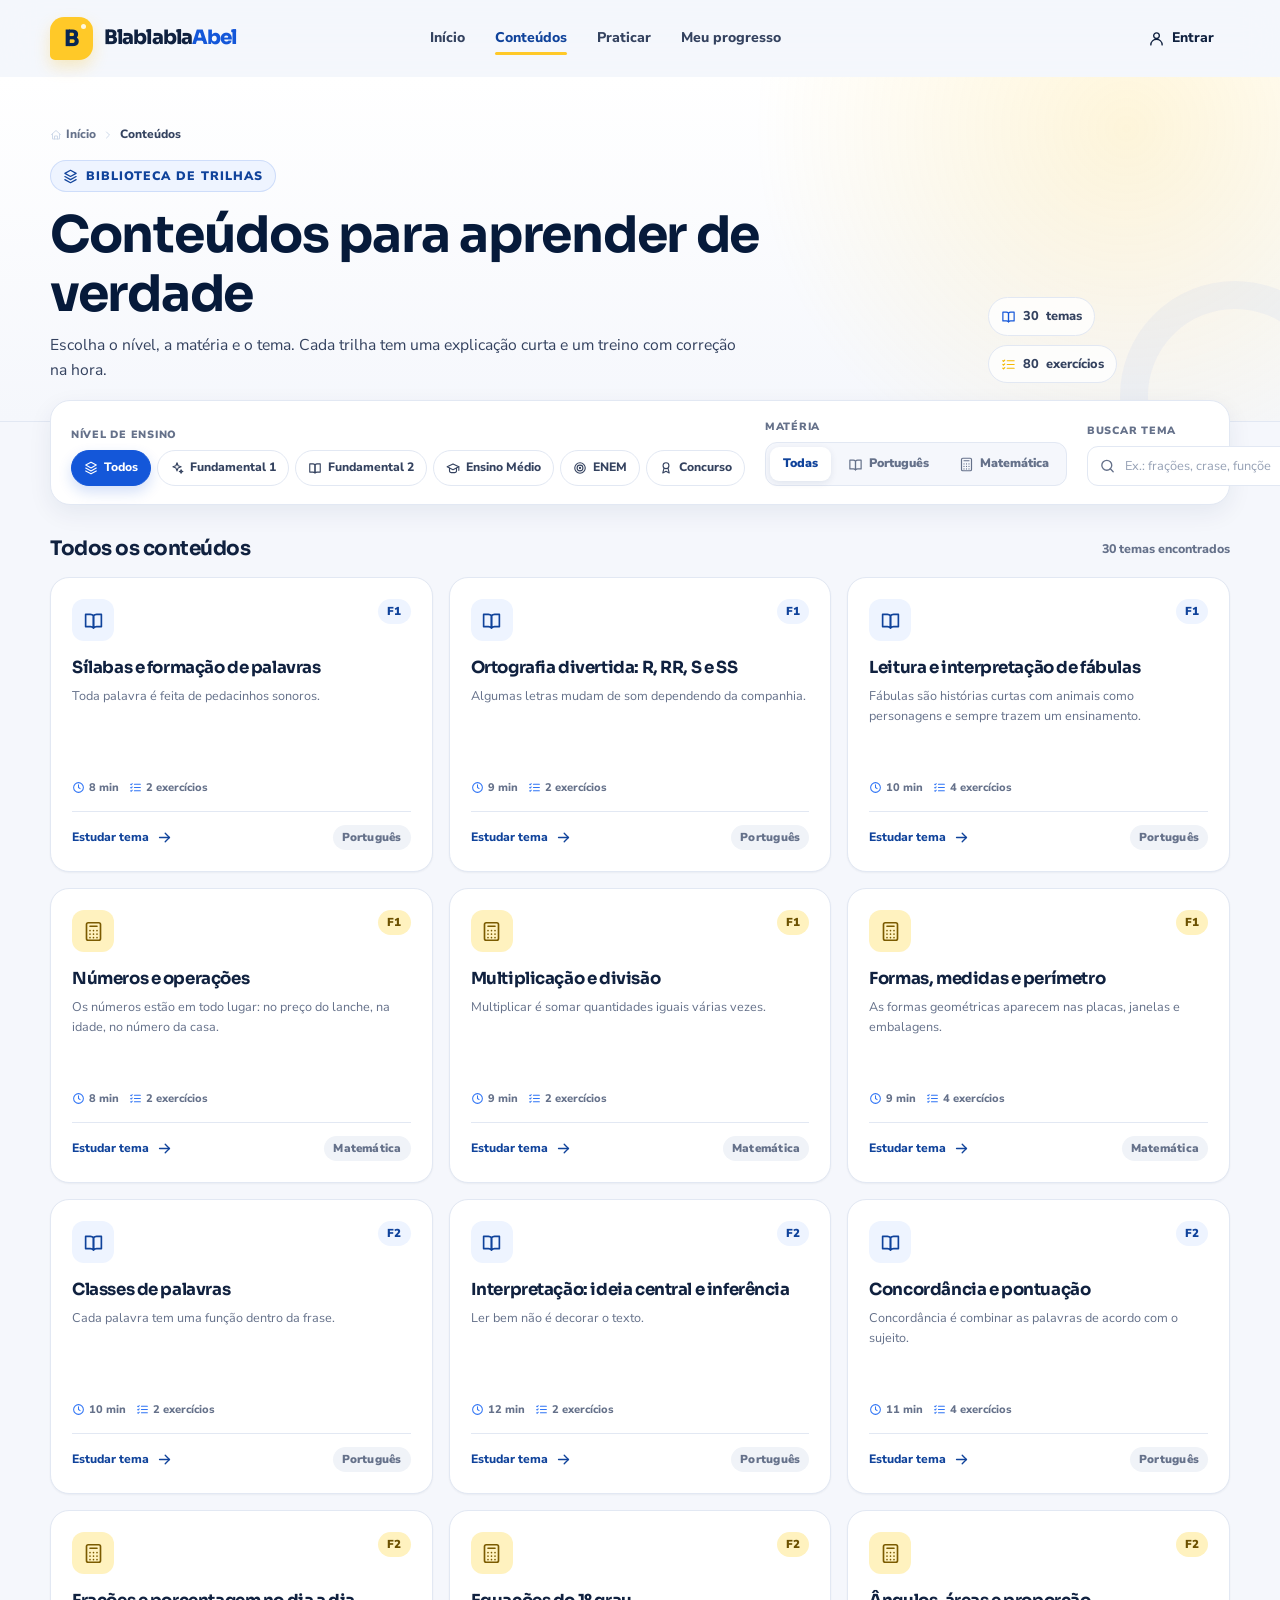
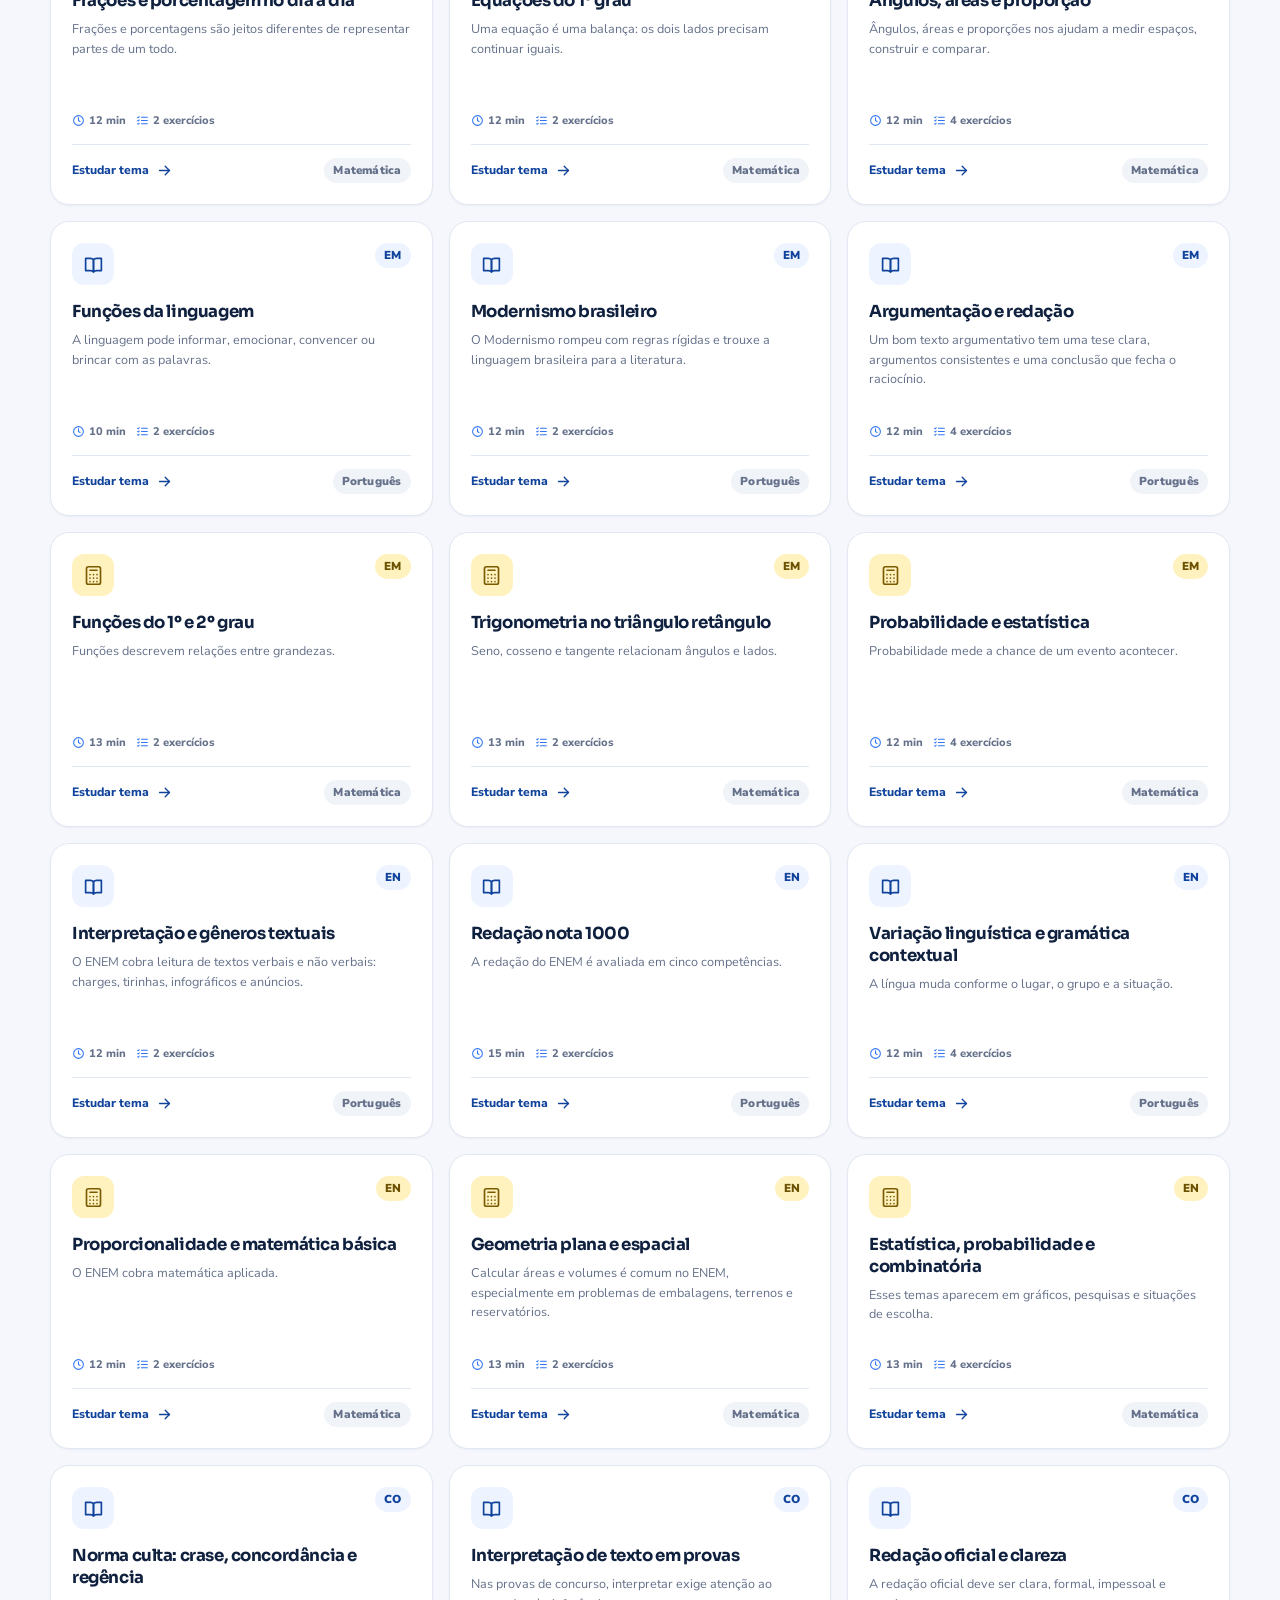
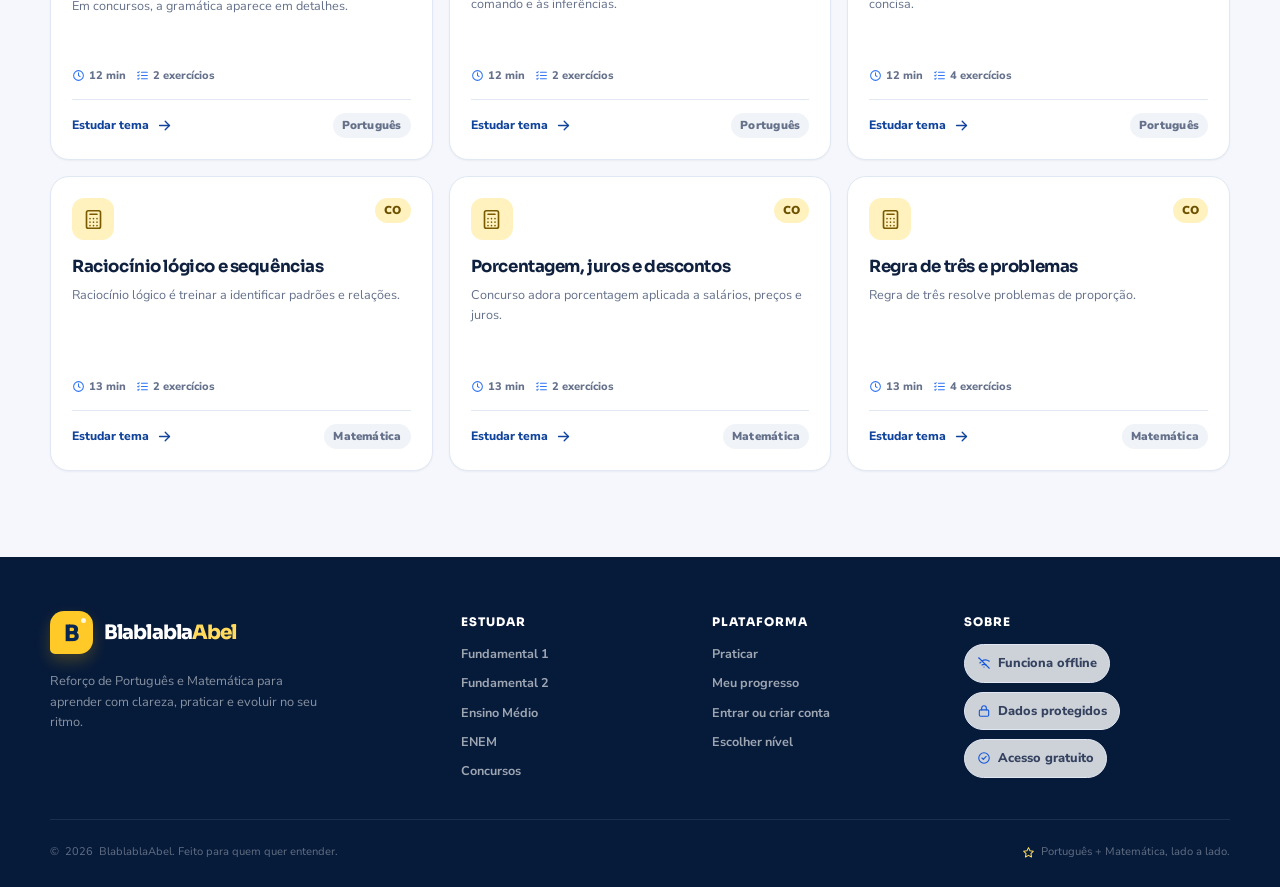
<file: estudar.html>
<!DOCTYPE html>
<html lang="pt-BR">
<head>
  <meta charset="UTF-8">
  <meta name="viewport" content="width=device-width, initial-scale=1.0">
  <title>Conteúdos — BlablablaAbel</title>
  <meta name="description" content="Escolha seu nível e matéria para estudar Português e Matemática com aulas curtas, exemplos e exercícios.">
  <meta name="theme-color" content="#082653">
  <link rel="manifest" href="manifest.webmanifest">
  <link rel="icon" href="assets/icons/favicon.svg" type="image/svg+xml">
  <link rel="apple-touch-icon" href="icons/icon-192.png">
  <link rel="preconnect" href="https://fonts.googleapis.com">
  <link rel="preconnect" href="https://fonts.gstatic.com" crossorigin>
  <link href="https://fonts.googleapis.com/css2?family=Nunito+Sans:wght@400;600;700;800;900&family=Sora:wght@600;700;800&display=swap" rel="stylesheet">
  <link rel="stylesheet" href="css/styles.css">
</head>
<body data-page="study">
  <a class="skip-link" href="#conteudo">Pular para o conteúdo</a>

  <header class="site-header">
    <div class="container header-inner">
      <a class="brand" href="index.html" aria-label="BlablablaAbel — página inicial">
        <span class="brand-mark" aria-hidden="true">B</span>
        <span class="brand-name">Blablabla<span>Abel</span></span>
      </a>
      <nav class="main-nav" id="primary-nav" aria-label="Navegação principal">
        <a href="index.html" data-nav="inicio">Início</a>
        <a href="estudar.html" data-nav="conteudos">Conteúdos</a>
        <a href="praticar.html" data-nav="praticar">Praticar</a>
        <a href="desempenho.html" data-nav="progresso">Meu progresso</a>
      </nav>
      <div class="header-actions">
        <div data-auth-area></div>
      </div>
      <button class="mobile-toggle" type="button" data-menu-toggle aria-expanded="false" aria-controls="primary-nav" aria-label="Abrir menu">
        <span data-icon="menu"></span>
      </button>
    </div>
  </header>

  <main id="conteudo">
    <section class="page-hero">
      <div class="container">
        <nav class="breadcrumb" aria-label="Você está aqui">
          <a href="index.html"><span data-icon="home"></span> Início</a>
          <span data-icon="chevron-right"></span>
          <span>Conteúdos</span>
        </nav>
        <div class="page-hero__row">
          <div>
            <span class="eyebrow"><span data-icon="layers"></span> Biblioteca de trilhas</span>
            <h1>Conteúdos para aprender de verdade</h1>
            <p>Escolha o nível, a matéria e o tema. Cada trilha tem uma explicação curta e um treino com correção na hora.</p>
          </div>
          <div class="page-hero__actions">
            <span class="chip"><span data-icon="book-open"></span> <span data-total-topics>30</span> temas</span>
            <span class="chip chip--yellow"><span data-icon="list-checks"></span> <span data-total-questions>80</span> exercícios</span>
          </div>
        </div>
      </div>
    </section>

    <section class="section section--tight" style="padding-top: 0;">
      <div class="container">
        <div class="study-toolbar" aria-label="Filtros de conteúdo">
          <div class="filter-group">
            <span class="filter-label">Nível de ensino</span>
            <div class="level-pills" id="level-pills" role="group" aria-label="Filtrar por nível"></div>
          </div>

          <div class="filter-group">
            <span class="filter-label">Matéria</span>
            <div class="subject-tabs" id="subject-tabs" role="group" aria-label="Filtrar por matéria">
              <button class="subject-tab is-active" type="button" data-subject="all">Todas</button>
              <button class="subject-tab" type="button" data-subject="portugues">
                <span data-icon="book-open"></span> Português
              </button>
              <button class="subject-tab" type="button" data-subject="matematica">
                <span data-icon="calculator"></span> Matemática
              </button>
            </div>
          </div>

          <div class="filter-group filter-group--grow">
            <label class="filter-label" for="topic-search">Buscar tema</label>
            <div class="search-field">
              <span data-icon="search"></span>
              <input id="topic-search" type="search" placeholder="Ex.: frações, crase, funções..." autocomplete="off">
            </div>
          </div>
        </div>

        <div class="study-results">
          <div class="results-head">
            <h2 id="results-title">Todos os conteúdos</h2>
            <span class="results-count" id="results-count" aria-live="polite"></span>
          </div>

          <div class="topic-grid" id="topic-grid"></div>

          <div class="empty-state" id="empty-state" hidden>
            <span class="empty-state__icon"><span data-icon="search"></span></span>
            <h3>Nenhum tema encontrado</h3>
            <p>Tente buscar por outra palavra ou remova os filtros para ver todos os conteúdos disponíveis.</p>
            <button class="btn btn--outline" type="button" id="reset-filters">Limpar filtros</button>
          </div>
        </div>
      </div>
    </section>
  </main>

  <footer class="site-footer">
    <div class="container">
      <div class="footer-grid">
        <div class="footer-brand">
          <a class="brand" href="index.html" aria-label="BlablablaAbel — página inicial">
            <span class="brand-mark" aria-hidden="true">B</span>
            <span class="brand-name">Blablabla<span>Abel</span></span>
          </a>
          <p>Reforço de Português e Matemática para aprender com clareza, praticar e evoluir no seu ritmo.</p>
          <button class="btn btn--yellow btn--sm" type="button" data-install-app hidden>
            <span data-icon="download"></span> Instalar aplicativo
          </button>
        </div>
        <div>
          <h2 class="footer-title">Estudar</h2>
          <div class="footer-links">
            <a href="estudar.html?nivel=fundamental-1">Fundamental 1</a>
            <a href="estudar.html?nivel=fundamental-2">Fundamental 2</a>
            <a href="estudar.html?nivel=ensino-medio">Ensino Médio</a>
            <a href="estudar.html?nivel=enem">ENEM</a>
            <a href="estudar.html?nivel=concurso">Concursos</a>
          </div>
        </div>
        <div>
          <h2 class="footer-title">Plataforma</h2>
          <div class="footer-links">
            <a href="praticar.html">Praticar</a>
            <a href="desempenho.html">Meu progresso</a>
            <a href="entrar.html">Entrar ou criar conta</a>
            <a href="index.html#niveis">Escolher nível</a>
          </div>
        </div>
        <div>
          <h2 class="footer-title">Sobre</h2>
          <div class="footer-links">
            <span class="chip" style="width: fit-content;"><span data-icon="wifi-off"></span> Funciona offline</span>
            <span class="chip" style="width: fit-content;"><span data-icon="lock"></span> Dados protegidos</span>
            <span class="chip" style="width: fit-content;"><span data-icon="check-circle"></span> Acesso gratuito</span>
          </div>
        </div>
      </div>
      <div class="footer-bottom">
        <span>© <span data-year></span> BlablablaAbel. Feito para quem quer entender.</span>
        <span><span data-icon="star"></span> Português + Matemática, lado a lado.</span>
      </div>
    </div>
  </footer>

  <script src="js/vendor/supabase.js" defer></script>
  <script src="js/config.js" defer></script>
  <script src="js/data.js" defer></script>
  <script src="js/core.js" defer></script>
  <script src="js/pwa.js" defer></script>
  <script src="js/study.js" defer></script>
</body>
</html>
</file>
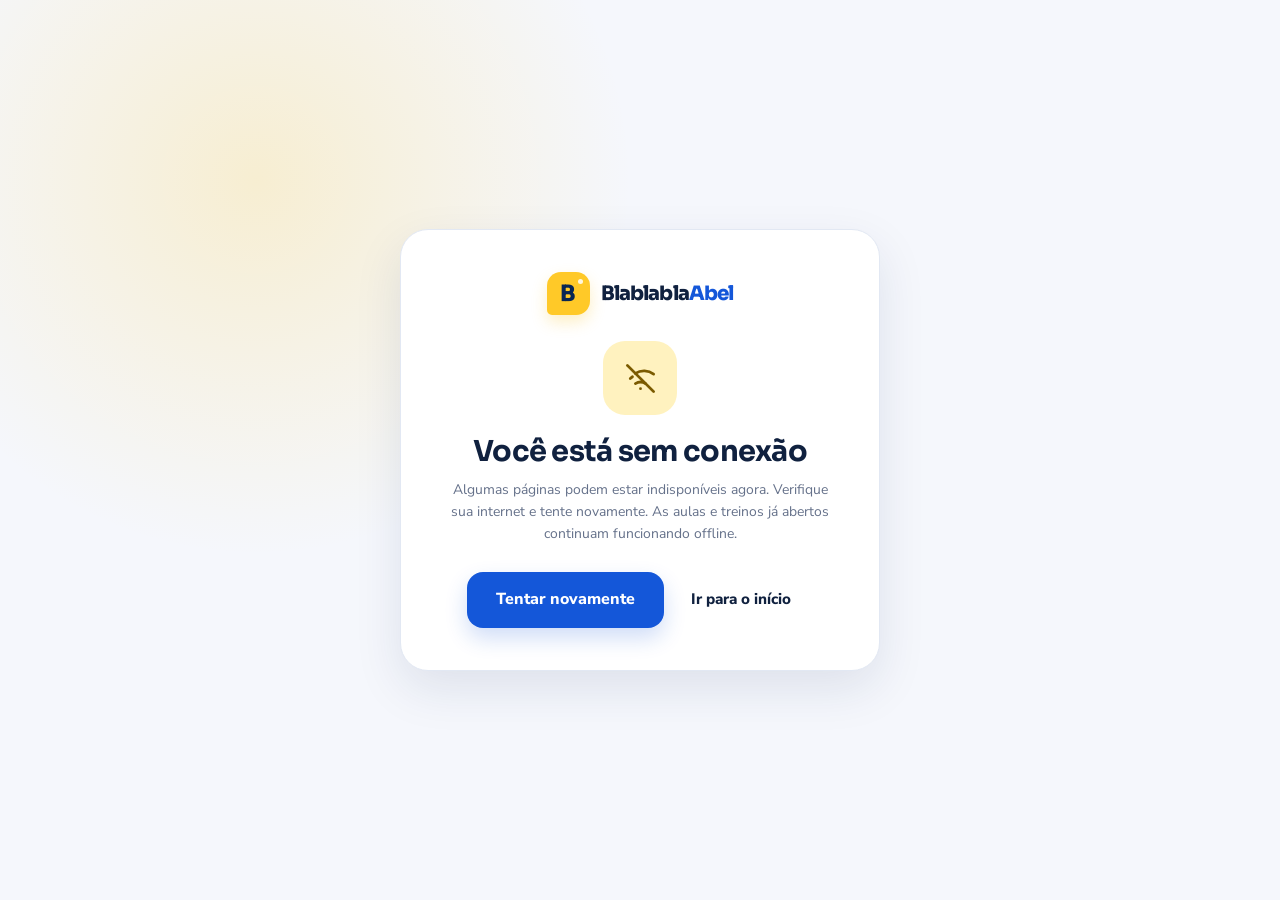
<file: offline.html>
<!DOCTYPE html>
<html lang="pt-BR">
<head>
  <meta charset="UTF-8">
  <meta name="viewport" content="width=device-width, initial-scale=1.0">
  <title>Sem conexão — BlablablaAbel</title>
  <meta name="theme-color" content="#082653">
  <link rel="manifest" href="manifest.webmanifest">
  <link rel="icon" href="assets/icons/favicon.svg" type="image/svg+xml">
  <link rel="preconnect" href="https://fonts.googleapis.com">
  <link rel="preconnect" href="https://fonts.gstatic.com" crossorigin>
  <link href="https://fonts.googleapis.com/css2?family=Nunito+Sans:wght@400;600;700;800;900&family=Sora:wght@600;700;800&display=swap" rel="stylesheet">
  <link rel="stylesheet" href="css/styles.css">
</head>
<body>
  <main class="offline-page">
    <div class="offline-card">
      <a class="brand" href="index.html" aria-label="BlablablaAbel — página inicial">
        <span class="brand-mark" aria-hidden="true">B</span>
        <span class="brand-name">Blablabla<span>Abel</span></span>
      </a>
      <span class="offline-icon">
        <svg class="icon" viewBox="0 0 24 24" fill="none" stroke="currentColor" stroke-width="1.9" stroke-linecap="round" stroke-linejoin="round" aria-hidden="true">
          <path d="m3 3 18 18"/>
          <path d="M8.5 8.5A11 11 0 0 1 21 9"/>
          <path d="M5 12a12 12 0 0 1 1.5-1.2"/>
          <path d="M8.5 15.5a6.5 6.5 0 0 1 7 0"/>
          <path d="M12 19h.01"/>
        </svg>
      </span>
      <h1>Você está sem conexão</h1>
      <p>Algumas páginas podem estar indisponíveis agora. Verifique sua internet e tente novamente. As aulas e treinos já abertos continuam funcionando offline.</p>
      <button class="btn btn--lg" type="button" onclick="window.location.reload()">Tentar novamente</button>
      <a class="btn btn--ghost" href="index.html" style="margin-top: 8px;">Ir para o início</a>
    </div>
  </main>
</body>
</html>
</file>
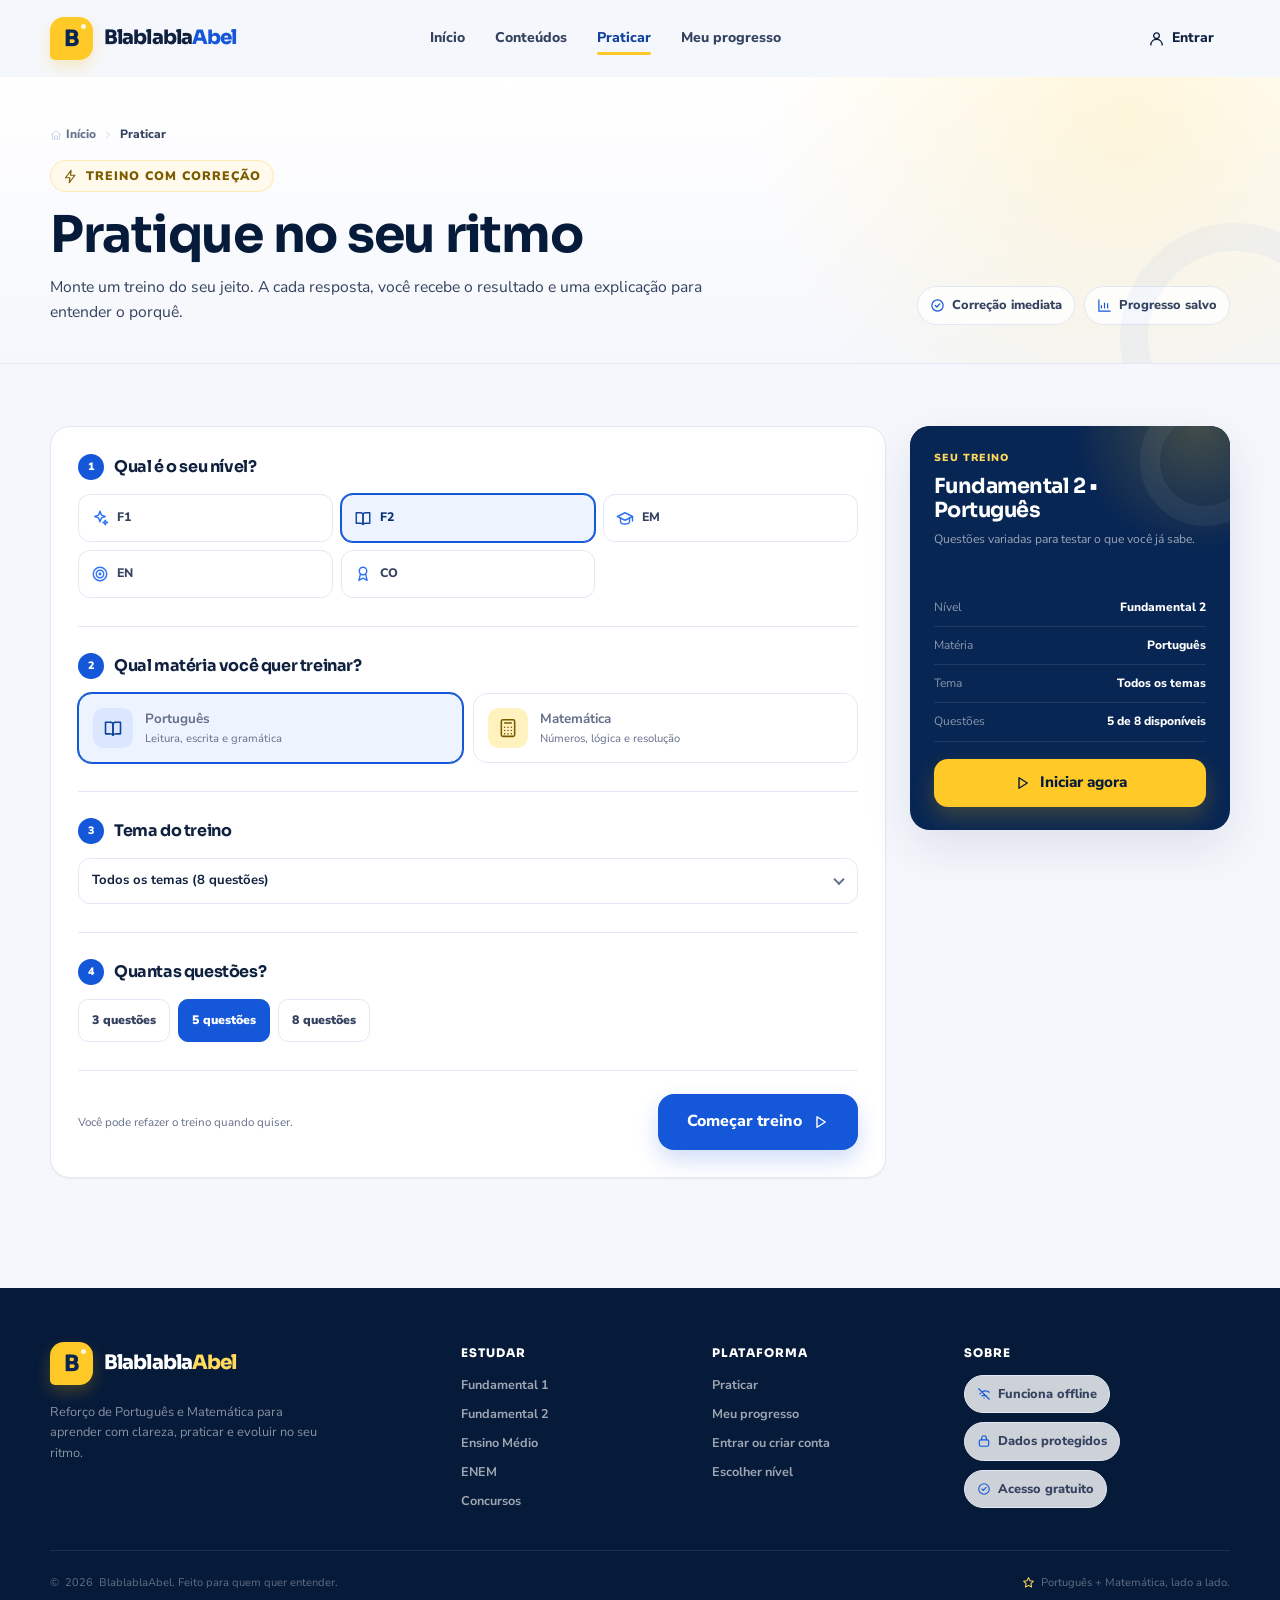
<file: praticar.html>
<!DOCTYPE html>
<html lang="pt-BR">
<head>
  <meta charset="UTF-8">
  <meta name="viewport" content="width=device-width, initial-scale=1.0">
  <title>Praticar — BlablablaAbel</title>
  <meta name="description" content="Monte um treino de Português ou Matemática, responda às questões e receba correção com explicação na hora.">
  <meta name="theme-color" content="#082653">
  <link rel="manifest" href="manifest.webmanifest">
  <link rel="icon" href="assets/icons/favicon.svg" type="image/svg+xml">
  <link rel="apple-touch-icon" href="icons/icon-192.png">
  <link rel="preconnect" href="https://fonts.googleapis.com">
  <link rel="preconnect" href="https://fonts.gstatic.com" crossorigin>
  <link href="https://fonts.googleapis.com/css2?family=Nunito+Sans:wght@400;600;700;800;900&family=Sora:wght@600;700;800&display=swap" rel="stylesheet">
  <link rel="stylesheet" href="css/styles.css">
</head>
<body data-page="practice">
  <a class="skip-link" href="#conteudo">Pular para o conteúdo</a>

  <header class="site-header">
    <div class="container header-inner">
      <a class="brand" href="index.html" aria-label="BlablablaAbel — página inicial">
        <span class="brand-mark" aria-hidden="true">B</span>
        <span class="brand-name">Blablabla<span>Abel</span></span>
      </a>
      <nav class="main-nav" id="primary-nav" aria-label="Navegação principal">
        <a href="index.html" data-nav="inicio">Início</a>
        <a href="estudar.html" data-nav="conteudos">Conteúdos</a>
        <a href="praticar.html" data-nav="praticar">Praticar</a>
        <a href="desempenho.html" data-nav="progresso">Meu progresso</a>
      </nav>
      <div class="header-actions">
        <div data-auth-area></div>
      </div>
      <button class="mobile-toggle" type="button" data-menu-toggle aria-expanded="false" aria-controls="primary-nav" aria-label="Abrir menu">
        <span data-icon="menu"></span>
      </button>
    </div>
  </header>

  <main id="conteudo">
    <section class="page-hero" id="practice-hero">
      <div class="container">
        <nav class="breadcrumb" aria-label="Você está aqui">
          <a href="index.html"><span data-icon="home"></span> Início</a>
          <span data-icon="chevron-right"></span>
          <span>Praticar</span>
        </nav>
        <div class="page-hero__row">
          <div>
            <span class="eyebrow eyebrow--yellow"><span data-icon="zap"></span> Treino com correção</span>
            <h1>Pratique no seu ritmo</h1>
            <p>Monte um treino do seu jeito. A cada resposta, você recebe o resultado e uma explicação para entender o porquê.</p>
          </div>
          <div class="page-hero__actions">
            <span class="chip"><span data-icon="check-circle"></span> Correção imediata</span>
            <span class="chip"><span data-icon="chart"></span> Progresso salvo</span>
          </div>
        </div>
      </div>
    </section>

    <section class="practice-page" id="practice-content">
      <div class="container">
        <div class="practice-layout" id="setup-view">
          <form class="setup-card" id="setup-form" novalidate>
            <div class="setup-step">
              <div class="setup-step__head">
                <span class="setup-step__number">1</span>
                <h2>Qual é o seu nível?</h2>
              </div>
              <div class="option-grid" id="level-options" role="group" aria-label="Escolha o nível"></div>
            </div>

            <div class="setup-step">
              <div class="setup-step__head">
                <span class="setup-step__number">2</span>
                <h2>Qual matéria você quer treinar?</h2>
              </div>
              <div class="subject-choice-grid" id="subject-options" role="group" aria-label="Escolha a matéria"></div>
            </div>

            <div class="setup-step">
              <div class="setup-step__head">
                <span class="setup-step__number">3</span>
                <h2>Tema do treino</h2>
              </div>
              <div class="select-field">
                <label class="sr-only" for="topic-select">Escolha um tema</label>
                <select id="topic-select"></select>
              </div>
            </div>

            <div class="setup-step">
              <div class="setup-step__head">
                <span class="setup-step__number">4</span>
                <h2>Quantas questões?</h2>
              </div>
              <div class="quantity-grid" id="quantity-options" role="group" aria-label="Quantidade de questões"></div>
            </div>

            <div class="setup-footer">
              <span class="setup-footer__hint" id="setup-hint">Você pode refazer o treino quando quiser.</span>
              <button class="btn btn--lg" type="submit" data-start-quiz>
                Começar treino
                <span data-icon="play"></span>
              </button>
            </div>
          </form>

          <aside class="setup-summary" aria-label="Resumo do treino">
            <div class="setup-summary__top">
              <span>Seu treino</span>
              <h2 id="summary-title">Fundamental 2 • Português</h2>
              <p id="summary-description">Questões variadas para testar o que você já sabe.</p>
            </div>
            <div class="setup-summary__body">
              <div class="summary-row"><span>Nível</span><strong id="summary-level">Fundamental 2</strong></div>
              <div class="summary-row"><span>Matéria</span><strong id="summary-subject">Português</strong></div>
              <div class="summary-row"><span>Tema</span><strong id="summary-topic">Todos</strong></div>
              <div class="summary-row"><span>Questões</span><strong id="summary-count">5</strong></div>
              <button class="btn btn--yellow btn--block" type="button" data-start-quiz>
                <span data-icon="play"></span> Iniciar agora
              </button>
            </div>
          </aside>
        </div>

        <div id="quiz-view" hidden>
          <div class="quiz-shell">
            <div class="quiz-topbar">
              <button class="quiz-back" type="button" id="quit-quiz">
                <span data-icon="arrow-left"></span> Sair do treino
              </button>
              <div class="quiz-topbar__meta" id="quiz-meta"></div>
            </div>

            <div class="quiz-progress">
              <div class="quiz-progress__labels">
                <span id="quiz-progress-label">Questão 1 de 5</span>
                <strong id="quiz-progress-percent">0%</strong>
              </div>
              <div class="progress-track" role="progressbar" aria-label="Progresso do treino" aria-valuemin="0" aria-valuemax="100" aria-valuenow="0" id="quiz-progress-bar">
                <div class="progress-track__bar" id="quiz-progress-fill" style="width: 0%"></div>
              </div>
            </div>

            <div class="quiz-card">
              <span class="quiz-question__tag" id="quiz-topic-tag"></span>
              <h1 class="quiz-question" id="quiz-question"></h1>
              <div class="answers" id="quiz-answers"></div>
              <div id="quiz-feedback" aria-live="polite"></div>
              <p class="keyboard-hint">Dica: use as teclas 1, 2, 3 e 4 para responder.</p>
            </div>

            <div class="quiz-footer">
              <span class="quiz-score" id="quiz-score"></span>
              <button class="btn" type="button" id="quiz-next" hidden>
                Próxima questão
                <span data-icon="arrow-right"></span>
              </button>
            </div>
          </div>
        </div>

        <div id="result-view" hidden></div>
      </div>
    </section>
  </main>

  <footer class="site-footer">
    <div class="container">
      <div class="footer-grid">
        <div class="footer-brand">
          <a class="brand" href="index.html" aria-label="BlablablaAbel — página inicial">
            <span class="brand-mark" aria-hidden="true">B</span>
            <span class="brand-name">Blablabla<span>Abel</span></span>
          </a>
          <p>Reforço de Português e Matemática para aprender com clareza, praticar e evoluir no seu ritmo.</p>
          <button class="btn btn--yellow btn--sm" type="button" data-install-app hidden>
            <span data-icon="download"></span> Instalar aplicativo
          </button>
        </div>
        <div>
          <h2 class="footer-title">Estudar</h2>
          <div class="footer-links">
            <a href="estudar.html?nivel=fundamental-1">Fundamental 1</a>
            <a href="estudar.html?nivel=fundamental-2">Fundamental 2</a>
            <a href="estudar.html?nivel=ensino-medio">Ensino Médio</a>
            <a href="estudar.html?nivel=enem">ENEM</a>
            <a href="estudar.html?nivel=concurso">Concursos</a>
          </div>
        </div>
        <div>
          <h2 class="footer-title">Plataforma</h2>
          <div class="footer-links">
            <a href="praticar.html">Praticar</a>
            <a href="desempenho.html">Meu progresso</a>
            <a href="entrar.html">Entrar ou criar conta</a>
            <a href="index.html#niveis">Escolher nível</a>
          </div>
        </div>
        <div>
          <h2 class="footer-title">Sobre</h2>
          <div class="footer-links">
            <span class="chip" style="width: fit-content;"><span data-icon="wifi-off"></span> Funciona offline</span>
            <span class="chip" style="width: fit-content;"><span data-icon="lock"></span> Dados protegidos</span>
            <span class="chip" style="width: fit-content;"><span data-icon="check-circle"></span> Acesso gratuito</span>
          </div>
        </div>
      </div>
      <div class="footer-bottom">
        <span>© <span data-year></span> BlablablaAbel. Feito para quem quer entender.</span>
        <span><span data-icon="star"></span> Português + Matemática, lado a lado.</span>
      </div>
    </div>
  </footer>

  <script src="js/vendor/supabase.js" defer></script>
  <script src="js/config.js" defer></script>
  <script src="js/data.js" defer></script>
  <script src="js/core.js" defer></script>
  <script src="js/pwa.js" defer></script>
  <script src="js/quiz.js" defer></script>
</body>
</html>
</file>
<file: css/styles.css>
/* ==========================================================================
   BlablablaAbel — estilos globais
   Paleta: azul profundo + amarelo solar + fundo claro
   ========================================================================== */

:root {
  --blue-950: #061a3a;
  --blue-900: #082653;
  --blue-800: #0b3270;
  --blue-700: #10439b;
  --blue-600: #1457d9;
  --blue-500: #2f74f5;
  --blue-300: #8bb4ff;
  --blue-100: #dbe7ff;
  --blue-50: #eef4ff;
  --yellow-500: #f5b800;
  --yellow-400: #ffc928;
  --yellow-300: #ffda5c;
  --yellow-100: #fff2bf;
  --yellow-50: #fffaeb;
  --cream: #f5f7fc;
  --white: #ffffff;
  --ink: #10213f;
  --ink-soft: #34425f;
  --muted: #65718a;
  --line: #e2e8f3;
  --line-strong: #ccd7e8;
  --green: #087f5b;
  --green-soft: #e6f8f1;
  --red: #c92a2a;
  --red-soft: #fff0f0;
  --orange: #d96b00;
  --orange-soft: #fff4e6;
  --radius-xs: 10px;
  --radius-sm: 14px;
  --radius: 20px;
  --radius-lg: 28px;
  --shadow-xs: 0 1px 2px rgba(9, 30, 66, 0.05);
  --shadow-sm: 0 8px 24px rgba(15, 42, 88, 0.07);
  --shadow: 0 18px 48px rgba(15, 42, 88, 0.1);
  --shadow-lg: 0 30px 80px rgba(15, 42, 88, 0.16);
  --font-body: "Nunito Sans", "Segoe UI", system-ui, -apple-system, sans-serif;
  --font-display: "Sora", "Segoe UI", system-ui, -apple-system, sans-serif;
  --container: 1180px;
}

*,
*::before,
*::after {
  box-sizing: border-box;
}

html {
  scroll-behavior: smooth;
  -webkit-text-size-adjust: 100%;
}

body {
  margin: 0;
  min-width: 320px;
  background: var(--cream);
  color: var(--ink);
  font-family: var(--font-body);
  font-size: 16px;
  line-height: 1.6;
  -webkit-font-smoothing: antialiased;
  text-rendering: optimizeLegibility;
}

body.nav-open {
  overflow: hidden;
}

::selection {
  background: var(--yellow-300);
  color: var(--blue-950);
}

img,
svg {
  display: block;
  max-width: 100%;
}

button,
input,
select,
textarea {
  font: inherit;
  color: inherit;
}

button {
  cursor: pointer;
}

a {
  color: inherit;
  text-decoration: none;
}

h1,
h2,
h3,
h4,
p {
  margin-top: 0;
}

h1,
h2,
h3,
h4 {
  font-family: var(--font-display);
  line-height: 1.16;
  letter-spacing: -0.025em;
  color: var(--ink);
}

h1 {
  font-size: clamp(2.35rem, 5vw, 4.2rem);
}

h2 {
  font-size: clamp(1.8rem, 3.2vw, 2.65rem);
}

h3 {
  font-size: clamp(1.15rem, 1.8vw, 1.35rem);
}

p {
  color: var(--ink-soft);
}

ul {
  margin-top: 0;
}

:focus-visible {
  outline: 3px solid var(--blue-500);
  outline-offset: 3px;
}

[hidden] {
  display: none !important;
}

.icon {
  width: 1.25em;
  height: 1.25em;
  flex: 0 0 auto;
}

.sr-only {
  position: absolute !important;
  width: 1px;
  height: 1px;
  padding: 0;
  margin: -1px;
  overflow: hidden;
  clip: rect(0, 0, 0, 0);
  white-space: nowrap;
  border: 0;
}

.skip-link {
  position: fixed;
  z-index: 999;
  top: 12px;
  left: 12px;
  transform: translateY(-180%);
  padding: 10px 16px;
  border-radius: 10px;
  background: var(--blue-900);
  color: var(--white);
  font-weight: 800;
  transition: transform 0.2s ease;
}

.skip-link:focus {
  transform: translateY(0);
}

.container {
  width: min(100% - 40px, var(--container));
  margin-inline: auto;
}

.container--narrow {
  width: min(100% - 40px, 900px);
  margin-inline: auto;
}

.section {
  padding: 84px 0;
}

.section--tight {
  padding: 56px 0;
}

.section--white {
  background: var(--white);
}

.section-head {
  display: flex;
  align-items: flex-end;
  justify-content: space-between;
  gap: 28px;
  margin-bottom: 34px;
}

.section-head__text {
  max-width: 650px;
}

.section-head h2 {
  margin-bottom: 10px;
}

.section-head p {
  margin-bottom: 0;
  font-size: 1.02rem;
}

.eyebrow {
  display: inline-flex;
  align-items: center;
  gap: 8px;
  margin-bottom: 14px;
  padding: 7px 12px;
  border: 1px solid rgba(20, 87, 217, 0.15);
  border-radius: 999px;
  background: var(--blue-50);
  color: var(--blue-700);
  font-size: 0.77rem;
  font-weight: 900;
  letter-spacing: 0.08em;
  line-height: 1.3;
  text-transform: uppercase;
}

.eyebrow .icon {
  width: 15px;
  height: 15px;
}

.eyebrow--yellow {
  border-color: rgba(245, 184, 0, 0.22);
  background: var(--yellow-50);
  color: #7c5c00;
}

.eyebrow--light {
  border-color: rgba(255, 255, 255, 0.15);
  background: rgba(255, 255, 255, 0.08);
  color: var(--yellow-300);
}

.text-muted {
  color: var(--muted);
}

.text-blue {
  color: var(--blue-600);
}

.text-center {
  text-align: center;
}

.marker {
  position: relative;
  z-index: 0;
  display: inline-block;
  white-space: nowrap;
}

.marker::after {
  content: "";
  position: absolute;
  z-index: -1;
  left: -3px;
  right: -3px;
  bottom: 0.07em;
  height: 0.34em;
  border-radius: 4px;
  background: var(--yellow-400);
  transform: rotate(-1deg);
}

.marker--plain::after {
  display: none;
}

/* ==========================================================================
   Botões, links e badges
   ========================================================================== */

.btn {
  display: inline-flex;
  align-items: center;
  justify-content: center;
  gap: 9px;
  min-height: 48px;
  padding: 12px 22px;
  border: 1px solid transparent;
  border-radius: 14px;
  background: var(--blue-600);
  color: var(--white);
  font-weight: 800;
  font-size: 0.95rem;
  line-height: 1.1;
  text-align: center;
  box-shadow: 0 10px 22px rgba(20, 87, 217, 0.2);
  transition:
    transform 0.18s ease,
    background-color 0.18s ease,
    box-shadow 0.18s ease,
    color 0.18s ease;
}

.btn:hover {
  transform: translateY(-2px);
  background: var(--blue-700);
  box-shadow: 0 14px 28px rgba(20, 87, 217, 0.27);
}

.btn:active {
  transform: translateY(0);
}

.btn .icon {
  width: 18px;
  height: 18px;
}

.btn--yellow {
  background: var(--yellow-400);
  color: var(--blue-950);
  box-shadow: 0 10px 22px rgba(245, 184, 0, 0.22);
}

.btn--yellow:hover {
  background: var(--yellow-300);
  box-shadow: 0 14px 28px rgba(245, 184, 0, 0.3);
}

.btn--outline {
  border-color: var(--line-strong);
  background: var(--white);
  color: var(--blue-800);
  box-shadow: var(--shadow-xs);
}

.btn--outline:hover {
  border-color: var(--blue-300);
  background: var(--blue-50);
  box-shadow: var(--shadow-sm);
}

.btn--ghost {
  background: transparent;
  color: var(--ink);
  box-shadow: none;
}

.btn--ghost:hover {
  background: var(--blue-50);
  color: var(--blue-700);
  box-shadow: none;
}

.btn--white {
  background: var(--white);
  color: var(--blue-800);
  box-shadow: 0 10px 24px rgba(2, 14, 35, 0.15);
}

.btn--white:hover {
  background: var(--yellow-50);
  color: var(--blue-900);
}

.btn--sm {
  min-height: 40px;
  padding: 9px 15px;
  border-radius: 11px;
  font-size: 0.87rem;
}

.btn--lg {
  min-height: 56px;
  padding: 15px 28px;
  border-radius: 16px;
  font-size: 1rem;
}

.btn--block {
  width: 100%;
}

.btn[disabled],
.btn.is-disabled {
  cursor: not-allowed;
  opacity: 0.55;
  transform: none !important;
  box-shadow: none;
}

.btn--loading {
  pointer-events: none;
}

.btn--loading .btn__label {
  opacity: 0.7;
}

.btn--loading::after {
  content: "";
  width: 16px;
  height: 16px;
  border: 2px solid currentColor;
  border-right-color: transparent;
  border-radius: 50%;
  animation: spin 0.7s linear infinite;
}

.text-link {
  display: inline-flex;
  align-items: center;
  gap: 7px;
  color: var(--blue-700);
  font-weight: 800;
}

.text-link .icon {
  width: 17px;
  height: 17px;
  transition: transform 0.18s ease;
}

.text-link:hover .icon {
  transform: translateX(3px);
}

.badge {
  display: inline-flex;
  align-items: center;
  gap: 6px;
  padding: 5px 9px;
  border-radius: 999px;
  background: var(--blue-50);
  color: var(--blue-700);
  font-size: 0.72rem;
  font-weight: 900;
  letter-spacing: 0.02em;
  line-height: 1.3;
  white-space: nowrap;
}

.badge .icon {
  width: 13px;
  height: 13px;
}

.badge--yellow {
  background: var(--yellow-100);
  color: #6c5100;
}

.badge--green {
  background: var(--green-soft);
  color: var(--green);
}

.badge--red {
  background: var(--red-soft);
  color: var(--red);
}

.badge--gray {
  background: #f0f3f8;
  color: var(--muted);
}

.chip {
  display: inline-flex;
  align-items: center;
  gap: 7px;
  padding: 8px 12px;
  border: 1px solid var(--line);
  border-radius: 999px;
  background: rgba(255, 255, 255, 0.8);
  color: var(--ink-soft);
  font-size: 0.8rem;
  font-weight: 800;
  white-space: nowrap;
}

.chip .icon {
  width: 15px;
  height: 15px;
  color: var(--blue-600);
}

.chip--yellow .icon {
  color: var(--yellow-500);
}

/* ==========================================================================
   Cabeçalho
   ========================================================================== */

.site-header {
  position: sticky;
  z-index: 100;
  top: 0;
  border-bottom: 1px solid transparent;
  background: rgba(245, 247, 252, 0.82);
  transition:
    background-color 0.2s ease,
    border-color 0.2s ease,
    box-shadow 0.2s ease;
  backdrop-filter: blur(18px);
  -webkit-backdrop-filter: blur(18px);
}

.site-header.is-scrolled {
  border-bottom-color: var(--line);
  background: rgba(255, 255, 255, 0.93);
  box-shadow: 0 8px 30px rgba(15, 42, 88, 0.05);
}

.header-inner {
  display: flex;
  align-items: center;
  gap: 24px;
  min-height: 76px;
}

.brand {
  display: inline-flex;
  align-items: center;
  gap: 11px;
  flex: 0 0 auto;
}

.brand-mark {
  position: relative;
  display: grid;
  width: 43px;
  height: 43px;
  place-items: center;
  border-radius: 14px 14px 14px 5px;
  background: var(--yellow-400);
  color: var(--blue-900);
  font-family: var(--font-display);
  font-size: 1.4rem;
  font-weight: 800;
  line-height: 1;
  box-shadow: 0 7px 16px rgba(245, 184, 0, 0.23);
}

.brand-mark::after {
  content: "";
  position: absolute;
  top: 7px;
  right: 7px;
  width: 5px;
  height: 5px;
  border-radius: 50%;
  background: var(--white);
  opacity: 0.85;
}

.brand-name {
  font-family: var(--font-display);
  font-size: 1.24rem;
  font-weight: 800;
  letter-spacing: -0.045em;
  line-height: 1;
  white-space: nowrap;
}

.brand-name span {
  color: var(--blue-600);
}

.main-nav {
  display: flex;
  align-items: center;
  gap: 4px;
  margin-inline: auto;
}

.main-nav a {
  position: relative;
  display: inline-flex;
  align-items: center;
  min-height: 42px;
  padding: 9px 13px;
  border-radius: 10px;
  color: var(--ink-soft);
  font-size: 0.88rem;
  font-weight: 800;
  transition:
    color 0.18s ease,
    background-color 0.18s ease;
}

.main-nav a:hover {
  background: var(--blue-50);
  color: var(--blue-700);
}

.main-nav a.is-active {
  color: var(--blue-700);
}

.main-nav a.is-active::after {
  content: "";
  position: absolute;
  right: 13px;
  bottom: 4px;
  left: 13px;
  height: 3px;
  border-radius: 2px;
  background: var(--yellow-400);
}

.header-actions {
  display: flex;
  align-items: center;
  gap: 10px;
  margin-left: auto;
}

.account-login {
  gap: 7px;
}

.account-login .icon {
  width: 17px;
  height: 17px;
}

.mobile-toggle {
  display: none;
  width: 43px;
  height: 43px;
  place-items: center;
  border: 1px solid var(--line);
  border-radius: 12px;
  background: var(--white);
  color: var(--blue-900);
  box-shadow: var(--shadow-xs);
}

.mobile-toggle .icon {
  width: 21px;
  height: 21px;
}

.account-menu {
  position: relative;
}

.account-chip {
  display: flex;
  align-items: center;
  gap: 9px;
  padding: 5px 9px 5px 5px;
  border: 1px solid var(--line);
  border-radius: 999px;
  background: var(--white);
  box-shadow: var(--shadow-xs);
  transition:
    border-color 0.18s ease,
    box-shadow 0.18s ease;
}

.account-chip:hover {
  border-color: var(--blue-300);
  box-shadow: var(--shadow-sm);
}

.account-avatar {
  display: grid;
  width: 34px;
  height: 34px;
  place-items: center;
  flex: 0 0 auto;
  border-radius: 50%;
  background: var(--blue-600);
  color: var(--white);
  font-family: var(--font-display);
  font-size: 0.75rem;
  font-weight: 800;
}

.account-avatar--lg {
  width: 42px;
  height: 42px;
  background: var(--yellow-400);
  color: var(--blue-950);
  font-size: 0.85rem;
}

.account-chip__text {
  display: flex;
  flex-direction: column;
  min-width: 0;
  text-align: left;
  line-height: 1.2;
}

.account-chip__text span {
  color: var(--muted);
  font-size: 0.64rem;
  font-weight: 700;
}

.account-chip__text strong {
  max-width: 115px;
  overflow: hidden;
  color: var(--ink);
  font-size: 0.75rem;
  font-weight: 900;
  text-overflow: ellipsis;
  white-space: nowrap;
}

.account-chip__chevron {
  width: 15px;
  height: 15px;
  color: var(--muted);
  transition: transform 0.18s ease;
}

.account-menu.is-open .account-chip__chevron {
  transform: rotate(180deg);
}

.account-panel {
  position: absolute;
  z-index: 20;
  top: calc(100% + 10px);
  right: 0;
  width: 265px;
  padding: 9px;
  border: 1px solid var(--line);
  border-radius: 17px;
  background: var(--white);
  box-shadow: var(--shadow);
  animation: pop-in 0.16s ease both;
}

.account-panel__head {
  display: flex;
  align-items: center;
  gap: 11px;
  margin-bottom: 7px;
  padding: 9px 10px 13px;
  border-bottom: 1px solid var(--line);
}

.account-panel__head div {
  display: flex;
  min-width: 0;
  flex-direction: column;
}

.account-panel__head strong {
  overflow: hidden;
  font-size: 0.87rem;
  text-overflow: ellipsis;
  white-space: nowrap;
}

.account-panel__head span:not(.account-avatar) {
  overflow: hidden;
  color: var(--muted);
  font-size: 0.73rem;
  text-overflow: ellipsis;
  white-space: nowrap;
}

.account-panel__link {
  display: flex;
  align-items: center;
  gap: 10px;
  width: 100%;
  padding: 10px 11px;
  border: 0;
  border-radius: 10px;
  background: transparent;
  color: var(--ink-soft);
  font-size: 0.84rem;
  font-weight: 800;
  text-align: left;
}

.account-panel__link .icon {
  width: 17px;
  height: 17px;
  color: var(--muted);
}

.account-panel__link:hover {
  background: var(--blue-50);
  color: var(--blue-700);
}

.account-panel__link:hover .icon {
  color: var(--blue-600);
}

.account-panel__link--danger {
  color: var(--red);
}

.account-panel__link--danger:hover {
  background: var(--red-soft);
  color: var(--red);
}

.account-panel__link--danger:hover .icon {
  color: var(--red);
}

/* ==========================================================================
   Home — hero
   ========================================================================== */

.hero {
  position: relative;
  overflow: hidden;
  padding: 70px 0 84px;
}

.hero::before {
  content: "";
  position: absolute;
  z-index: -1;
  top: -140px;
  right: -80px;
  width: 620px;
  height: 620px;
  border-radius: 50%;
  background: radial-gradient(circle, rgba(255, 201, 40, 0.2) 0%, rgba(255, 201, 40, 0) 68%);
  pointer-events: none;
}

.hero::after {
  content: "";
  position: absolute;
  z-index: -1;
  top: 120px;
  left: -220px;
  width: 480px;
  height: 480px;
  border-radius: 50%;
  background: radial-gradient(circle, rgba(20, 87, 217, 0.08) 0%, rgba(20, 87, 217, 0) 70%);
  pointer-events: none;
}

.hero-grid {
  display: grid;
  align-items: center;
  grid-template-columns: minmax(0, 1.05fr) minmax(360px, 0.95fr);
  gap: 58px;
}

.hero-copy {
  position: relative;
  z-index: 1;
}

.hero h1 {
  max-width: 680px;
  margin-bottom: 20px;
  color: var(--blue-950);
  font-size: clamp(2.55rem, 5vw, 4.3rem);
  letter-spacing: -0.055em;
}

.hero h1 .marker {
  color: var(--blue-700);
}

.hero-lead {
  max-width: 585px;
  margin-bottom: 28px;
  color: var(--ink-soft);
  font-size: clamp(1.02rem, 1.6vw, 1.16rem);
  line-height: 1.7;
}

.hero-actions {
  display: flex;
  flex-wrap: wrap;
  gap: 12px;
  margin-bottom: 26px;
}

.hero-checks {
  display: flex;
  flex-wrap: wrap;
  gap: 8px 20px;
  color: var(--ink-soft);
  font-size: 0.81rem;
  font-weight: 800;
}

.hero-checks span {
  display: inline-flex;
  align-items: center;
  gap: 6px;
}

.hero-checks .icon {
  width: 16px;
  height: 16px;
  color: var(--green);
}

.hero-visual {
  position: relative;
  min-height: 440px;
  padding: 10px;
}

.hero-blob {
  position: absolute;
  z-index: 0;
  top: 30px;
  right: 0;
  width: 390px;
  height: 390px;
  border-radius: 58% 42% 47% 53% / 43% 47% 53% 57%;
  background: linear-gradient(145deg, var(--blue-600), var(--blue-800));
  transform: rotate(6deg);
  box-shadow: 0 35px 70px rgba(11, 50, 112, 0.23);
}

.hero-blob::after {
  content: "";
  position: absolute;
  right: -32px;
  bottom: -25px;
  width: 155px;
  height: 155px;
  border: 18px solid var(--yellow-400);
  border-radius: 50%;
  opacity: 0.9;
}

.hero-grain {
  position: absolute;
  z-index: 1;
  top: 20px;
  right: 30px;
  width: 390px;
  height: 390px;
  border-radius: 58% 42% 47% 53% / 43% 47% 53% 57%;
  background-image: radial-gradient(rgba(255, 255, 255, 0.2) 1px, transparent 1px);
  background-size: 18px 18px;
  transform: rotate(6deg);
  opacity: 0.3;
}

.study-panel {
  position: relative;
  z-index: 2;
  width: min(100%, 380px);
  margin: 24px auto 0;
  padding: 23px;
  border: 1px solid rgba(255, 255, 255, 0.35);
  border-radius: 26px;
  background: rgba(255, 255, 255, 0.98);
  box-shadow: 0 30px 70px rgba(4, 24, 60, 0.28);
  transform: rotate(-1.4deg);
}

.study-panel__top {
  display: flex;
  align-items: center;
  justify-content: space-between;
  gap: 12px;
  margin-bottom: 20px;
}

.study-panel__top > span:first-child {
  display: inline-flex;
  align-items: center;
  gap: 8px;
  color: var(--muted);
  font-size: 0.7rem;
  font-weight: 900;
  letter-spacing: 0.08em;
  text-transform: uppercase;
}

.study-panel__top .icon {
  color: var(--blue-600);
}

.live-dot {
  display: inline-flex;
  align-items: center;
  gap: 5px;
  padding: 4px 8px;
  border-radius: 999px;
  background: var(--green-soft);
  color: var(--green);
  font-size: 0.62rem;
  font-weight: 900;
  letter-spacing: 0.04em;
  text-transform: uppercase;
}

.live-dot::before {
  content: "";
  width: 5px;
  height: 5px;
  border-radius: 50%;
  background: currentColor;
}

.study-panel h2 {
  margin-bottom: 4px;
  font-size: 1.24rem;
  letter-spacing: -0.035em;
}

.study-panel__sub {
  margin-bottom: 17px;
  color: var(--muted);
  font-size: 0.78rem;
}

.mission-row {
  display: flex;
  align-items: center;
  gap: 12px;
  padding: 11px;
  border: 1px solid var(--line);
  border-radius: 15px;
  background: var(--white);
}

.mission-row + .mission-row {
  margin-top: 8px;
}

.mission-icon {
  display: grid;
  width: 39px;
  height: 39px;
  flex: 0 0 auto;
  place-items: center;
  border-radius: 11px;
  background: var(--blue-50);
  color: var(--blue-700);
}

.mission-icon--yellow {
  background: var(--yellow-100);
  color: #8a6500;
}

.mission-icon .icon {
  width: 19px;
  height: 19px;
}

.mission-copy {
  min-width: 0;
  flex: 1;
}

.mission-copy strong {
  display: block;
  overflow: hidden;
  font-size: 0.78rem;
  font-weight: 900;
  text-overflow: ellipsis;
  white-space: nowrap;
}

.mission-copy span {
  color: var(--muted);
  font-size: 0.67rem;
}

.mission-status {
  display: grid;
  width: 25px;
  height: 25px;
  flex: 0 0 auto;
  place-items: center;
  border-radius: 50%;
}

.mission-status .icon {
  width: 15px;
  height: 15px;
}

.mission-status--done {
  background: var(--green-soft);
  color: var(--green);
}

.mission-status--pending {
  border: 1.5px dashed var(--line-strong);
  color: var(--blue-500);
}

.study-panel__progress {
  margin: 18px 0;
}

.progress-labels {
  display: flex;
  align-items: center;
  justify-content: space-between;
  margin-bottom: 6px;
  color: var(--muted);
  font-size: 0.69rem;
  font-weight: 800;
}

.progress-labels strong {
  color: var(--blue-700);
  font-size: 0.74rem;
}

.progress-track {
  width: 100%;
  height: 8px;
  overflow: hidden;
  border-radius: 999px;
  background: #edf1f8;
}

.progress-track__bar {
  height: 100%;
  border-radius: inherit;
  background: linear-gradient(90deg, var(--blue-600), var(--blue-500));
  transition: width 0.6s cubic-bezier(0.22, 1, 0.36, 1);
}

.progress-track__bar--yellow {
  background: linear-gradient(90deg, var(--yellow-500), var(--yellow-300));
}

.study-panel__cta {
  display: flex;
  align-items: center;
  justify-content: space-between;
  gap: 10px;
  padding: 9px 11px;
  border-radius: 11px;
  background: var(--blue-50);
  color: var(--blue-700);
  font-size: 0.73rem;
  font-weight: 900;
}

.study-panel__cta .icon {
  width: 16px;
  height: 16px;
}

.floating-card {
  position: absolute;
  z-index: 3;
  display: flex;
  align-items: center;
  gap: 10px;
  padding: 11px 14px;
  border: 1px solid rgba(255, 255, 255, 0.5);
  border-radius: 15px;
  background: rgba(255, 255, 255, 0.98);
  box-shadow: 0 16px 36px rgba(4, 24, 60, 0.2);
  animation: float 5s ease-in-out infinite;
}

.floating-card--score {
  right: -8px;
  bottom: 38px;
  transform: rotate(2deg);
}

.floating-card--streak {
  top: 0;
  left: -10px;
  animation-delay: -2s;
}

.floating-icon {
  display: grid;
  width: 35px;
  height: 35px;
  place-items: center;
  border-radius: 10px;
  background: var(--yellow-100);
  color: #8a6500;
}

.floating-icon--green {
  background: var(--green-soft);
  color: var(--green);
}

.floating-icon .icon {
  width: 18px;
  height: 18px;
}

.floating-card strong {
  display: block;
  color: var(--ink);
  font-family: var(--font-display);
  font-size: 0.91rem;
  line-height: 1.2;
}

.floating-card span {
  color: var(--muted);
  font-size: 0.64rem;
  font-weight: 700;
}

.hero-note {
  position: absolute;
  z-index: 3;
  right: 18px;
  bottom: 5px;
  display: inline-flex;
  align-items: center;
  gap: 6px;
  padding: 6px 10px;
  border-radius: 999px;
  background: var(--blue-950);
  color: var(--yellow-300);
  font-size: 0.65rem;
  font-weight: 900;
  letter-spacing: 0.03em;
}

.hero-note .icon {
  width: 13px;
  height: 13px;
}

/* ==========================================================================
   Home — níveis, matérias, como funciona
   ========================================================================== */

.trust-strip {
  padding: 0 0 16px;
}

.trust-strip__inner {
  display: flex;
  align-items: center;
  justify-content: space-between;
  gap: 20px;
  padding: 18px 22px;
  border: 1px solid var(--line);
  border-radius: var(--radius);
  background: var(--white);
  box-shadow: var(--shadow-sm);
}

.trust-strip__label {
  color: var(--muted);
  font-size: 0.77rem;
  font-weight: 900;
  letter-spacing: 0.08em;
  text-transform: uppercase;
}

.trust-strip__items {
  display: flex;
  flex-wrap: wrap;
  align-items: center;
  gap: 9px;
}

.level-grid {
  display: grid;
  grid-template-columns: repeat(5, minmax(0, 1fr));
  gap: 12px;
}

.level-card {
  position: relative;
  display: flex;
  overflow: hidden;
  min-height: 210px;
  flex-direction: column;
  align-items: flex-start;
  padding: 20px 18px;
  border: 1px solid var(--line);
  border-radius: 19px;
  background: var(--white);
  box-shadow: var(--shadow-xs);
  transition:
    transform 0.2s ease,
    border-color 0.2s ease,
    box-shadow 0.2s ease;
}

.level-card::after {
  content: "";
  position: absolute;
  right: -23px;
  bottom: -29px;
  width: 90px;
  height: 90px;
  border-radius: 50%;
  background: var(--blue-50);
  transition: transform 0.25s ease;
}

.level-card:nth-child(even)::after {
  background: var(--yellow-50);
}

.level-card:hover {
  border-color: var(--blue-300);
  box-shadow: var(--shadow);
  transform: translateY(-4px);
}

.level-card:hover::after {
  transform: scale(1.3);
}

.level-icon {
  display: grid;
  width: 45px;
  height: 45px;
  margin-bottom: 18px;
  place-items: center;
  border-radius: 13px;
  background: var(--blue-50);
  color: var(--blue-700);
}

.level-card:nth-child(even) .level-icon {
  background: var(--yellow-100);
  color: #7b5b00;
}

.level-icon .icon {
  width: 22px;
  height: 22px;
}

.level-card h3 {
  margin-bottom: 4px;
  font-size: 1.04rem;
}

.level-card p {
  margin-bottom: 14px;
  color: var(--muted);
  font-size: 0.75rem;
  line-height: 1.45;
}

.level-card__meta {
  position: relative;
  z-index: 1;
  display: flex;
  align-items: center;
  gap: 5px;
  margin-top: auto;
  color: var(--blue-700);
  font-size: 0.72rem;
  font-weight: 900;
}

.level-card__meta .icon {
  width: 14px;
  height: 14px;
}

.level-card__range {
  position: absolute;
  z-index: 1;
  top: 23px;
  right: 16px;
  color: var(--muted);
  font-size: 0.62rem;
  font-weight: 800;
}

.subjects-grid {
  display: grid;
  grid-template-columns: repeat(2, minmax(0, 1fr));
  gap: 18px;
}

.subject-card {
  position: relative;
  display: flex;
  overflow: hidden;
  min-height: 370px;
  flex-direction: column;
  padding: 30px;
  border-radius: var(--radius-lg);
  background: var(--blue-900);
  color: var(--white);
  box-shadow: var(--shadow);
  transition:
    transform 0.22s ease,
    box-shadow 0.22s ease;
}

.subject-card--yellow {
  background: var(--yellow-400);
  color: var(--blue-950);
}

.subject-card:hover {
  box-shadow: var(--shadow-lg);
  transform: translateY(-4px);
}

.subject-card::before {
  content: "";
  position: absolute;
  top: -90px;
  right: -70px;
  width: 300px;
  height: 300px;
  border: 1px solid rgba(255, 255, 255, 0.16);
  border-radius: 50%;
}

.subject-card::after {
  content: "";
  position: absolute;
  top: -20px;
  right: 0;
  width: 190px;
  height: 190px;
  border: 1px solid rgba(255, 255, 255, 0.1);
  border-radius: 50%;
}

.subject-card--yellow::before,
.subject-card--yellow::after {
  border-color: rgba(6, 26, 58, 0.13);
}

.subject-card__top {
  position: relative;
  z-index: 1;
  display: flex;
  align-items: flex-start;
  justify-content: space-between;
  margin-bottom: 42px;
}

.subject-big-icon {
  display: grid;
  width: 62px;
  height: 62px;
  place-items: center;
  border-radius: 17px;
  background: rgba(255, 255, 255, 0.11);
  color: var(--yellow-300);
}

.subject-card--yellow .subject-big-icon {
  background: rgba(6, 26, 58, 0.08);
  color: var(--blue-900);
}

.subject-big-icon .icon {
  width: 29px;
  height: 29px;
}

.subject-number {
  color: rgba(255, 255, 255, 0.4);
  font-family: var(--font-display);
  font-size: 0.8rem;
  font-weight: 700;
}

.subject-card--yellow .subject-number {
  color: rgba(6, 26, 58, 0.4);
}

.subject-card h3 {
  position: relative;
  z-index: 1;
  margin-bottom: 8px;
  color: var(--white);
  font-size: clamp(1.6rem, 2.5vw, 2.1rem);
}

.subject-card--yellow h3 {
  color: var(--blue-950);
}

.subject-card > p {
  position: relative;
  z-index: 1;
  max-width: 340px;
  margin-bottom: 18px;
  color: rgba(255, 255, 255, 0.73);
  font-size: 0.87rem;
}

.subject-card--yellow > p {
  color: rgba(6, 26, 58, 0.72);
}

.subject-topics {
  position: relative;
  z-index: 1;
  display: flex;
  flex-wrap: wrap;
  gap: 7px;
  margin: auto 0 20px;
}

.subject-card .chip {
  border-color: rgba(255, 255, 255, 0.15);
  background: rgba(255, 255, 255, 0.08);
  color: rgba(255, 255, 255, 0.88);
  font-size: 0.7rem;
}

.subject-card--yellow .chip {
  border-color: rgba(6, 26, 58, 0.12);
  background: rgba(255, 255, 255, 0.4);
  color: var(--blue-900);
}

.subject-card__link {
  position: relative;
  z-index: 1;
  display: inline-flex;
  align-items: center;
  gap: 7px;
  align-self: flex-start;
  color: var(--yellow-300);
  font-size: 0.84rem;
  font-weight: 900;
}

.subject-card--yellow .subject-card__link {
  color: var(--blue-800);
}

.subject-card__link .icon {
  width: 17px;
  height: 17px;
  transition: transform 0.18s ease;
}

.subject-card:hover .subject-card__link .icon {
  transform: translateX(4px);
}

.how-grid {
  display: grid;
  grid-template-columns: repeat(3, minmax(0, 1fr));
  gap: 18px;
  counter-reset: step;
}

.how-card {
  position: relative;
  padding: 28px 26px;
  border: 1px solid var(--line);
  border-radius: var(--radius);
  background: var(--white);
  box-shadow: var(--shadow-xs);
}

.how-card__number {
  display: grid;
  width: 43px;
  height: 43px;
  margin-bottom: 20px;
  place-items: center;
  border-radius: 13px;
  background: var(--yellow-100);
  color: #765700;
  font-family: var(--font-display);
  font-size: 0.9rem;
  font-weight: 800;
}

.how-card:nth-child(2) .how-card__number {
  background: var(--blue-50);
  color: var(--blue-700);
}

.how-card h3 {
  margin-bottom: 7px;
  font-size: 1.07rem;
}

.how-card p {
  margin-bottom: 0;
  color: var(--muted);
  font-size: 0.84rem;
}

.how-card__icon {
  position: absolute;
  top: 28px;
  right: 25px;
  color: var(--blue-100);
}

.how-card__icon .icon {
  width: 36px;
  height: 36px;
}

.feature-band {
  position: relative;
  overflow: hidden;
  padding: 48px;
  border-radius: var(--radius-lg);
  background: var(--blue-900);
  color: var(--white);
}

.feature-band::before {
  content: "";
  position: absolute;
  top: -110px;
  right: -90px;
  width: 380px;
  height: 380px;
  border-radius: 50%;
  background: rgba(255, 201, 40, 0.08);
}

.feature-band__grid {
  position: relative;
  z-index: 1;
  display: grid;
  align-items: center;
  grid-template-columns: 0.9fr 1.1fr;
  gap: 48px;
}

.feature-band h2 {
  margin-bottom: 12px;
  color: var(--white);
}

.feature-band p {
  margin-bottom: 0;
  color: rgba(255, 255, 255, 0.66);
  font-size: 0.92rem;
}

.feature-list {
  display: grid;
  grid-template-columns: repeat(2, minmax(0, 1fr));
  gap: 12px;
}

.feature-item {
  display: flex;
  align-items: flex-start;
  gap: 10px;
  padding: 14px;
  border: 1px solid rgba(255, 255, 255, 0.1);
  border-radius: 14px;
  background: rgba(255, 255, 255, 0.05);
}

.feature-item .icon {
  width: 18px;
  height: 18px;
  margin-top: 2px;
  color: var(--yellow-300);
}

.feature-item strong {
  display: block;
  margin-bottom: 2px;
  color: var(--white);
  font-size: 0.8rem;
}

.feature-item span {
  color: rgba(255, 255, 255, 0.55);
  font-size: 0.7rem;
}

.cta-band {
  position: relative;
  overflow: hidden;
  padding: 48px;
  border-radius: var(--radius-lg);
  background: var(--yellow-400);
}

.cta-band::after {
  content: "";
  position: absolute;
  top: -90px;
  right: -50px;
  width: 300px;
  height: 300px;
  border: 44px solid rgba(255, 255, 255, 0.35);
  border-radius: 50%;
}

.cta-band__inner {
  position: relative;
  z-index: 1;
  display: flex;
  align-items: center;
  justify-content: space-between;
  gap: 30px;
}

.cta-band h2 {
  max-width: 630px;
  margin-bottom: 6px;
  color: var(--blue-950);
}

.cta-band p {
  margin-bottom: 0;
  color: rgba(6, 26, 58, 0.72);
  font-size: 0.93rem;
}

.cta-band .btn {
  flex: 0 0 auto;
}

/* ==========================================================================
   Rodapé
   ========================================================================== */

.site-footer {
  margin-top: 30px;
  padding: 54px 0 26px;
  background: var(--blue-950);
  color: rgba(255, 255, 255, 0.65);
}

.footer-grid {
  display: grid;
  grid-template-columns: 1.4fr 0.8fr 0.8fr 1fr;
  gap: 38px;
  padding-bottom: 38px;
}

.footer-brand .brand-name {
  color: var(--white);
}

.footer-brand .brand-name span {
  color: var(--yellow-300);
}

.footer-brand p {
  max-width: 280px;
  margin: 17px 0 20px;
  color: rgba(255, 255, 255, 0.52);
  font-size: 0.8rem;
}

.footer-title {
  margin: 5px 0 14px;
  color: var(--white);
  font-size: 0.74rem;
  font-weight: 900;
  letter-spacing: 0.09em;
  text-transform: uppercase;
}

.footer-links {
  display: flex;
  flex-direction: column;
  gap: 9px;
}

.footer-links a,
.footer-links button {
  display: inline-flex;
  align-items: center;
  gap: 7px;
  width: fit-content;
  padding: 0;
  border: 0;
  background: transparent;
  color: rgba(255, 255, 255, 0.61);
  font-size: 0.79rem;
  font-weight: 700;
  text-align: left;
}

.footer-links a:hover,
.footer-links button:hover {
  color: var(--yellow-300);
}

.footer-links .icon {
  width: 14px;
  height: 14px;
}

.footer-bottom {
  display: flex;
  align-items: center;
  justify-content: space-between;
  gap: 16px;
  padding-top: 23px;
  border-top: 1px solid rgba(255, 255, 255, 0.09);
  color: rgba(255, 255, 255, 0.37);
  font-size: 0.69rem;
}

.footer-bottom span {
  display: inline-flex;
  align-items: center;
  gap: 6px;
}

.footer-bottom .icon {
  width: 13px;
  height: 13px;
  color: var(--yellow-300);
}

/* ==========================================================================
   Cabeçalho interno de páginas
   ========================================================================== */

.page-hero {
  position: relative;
  overflow: hidden;
  padding: 48px 0 38px;
  border-bottom: 1px solid var(--line);
  background:
    radial-gradient(circle at 88% 15%, rgba(255, 201, 40, 0.17), transparent 32%),
    linear-gradient(180deg, var(--white), var(--cream));
}

.page-hero::after {
  content: "";
  position: absolute;
  right: -70px;
  bottom: -90px;
  width: 230px;
  height: 230px;
  border: 28px solid rgba(20, 87, 217, 0.04);
  border-radius: 50%;
  pointer-events: none;
}

.page-hero h1 {
  margin-bottom: 10px;
  color: var(--blue-950);
  font-size: clamp(2rem, 4vw, 3.15rem);
}

.page-hero p {
  max-width: 690px;
  margin-bottom: 0;
  color: var(--ink-soft);
  font-size: 0.98rem;
}

.breadcrumb {
  display: flex;
  flex-wrap: wrap;
  align-items: center;
  gap: 6px;
  margin-bottom: 16px;
  color: var(--muted);
  font-size: 0.75rem;
  font-weight: 800;
}

.breadcrumb a {
  display: inline-flex;
  align-items: center;
  gap: 4px;
}

.breadcrumb a:hover {
  color: var(--blue-700);
}

.breadcrumb .icon {
  width: 12px;
  height: 12px;
  color: var(--line-strong);
}

.breadcrumb span {
  color: var(--ink-soft);
}

.page-hero__row {
  display: flex;
  align-items: flex-end;
  justify-content: space-between;
  gap: 28px;
}

.page-hero__actions {
  display: flex;
  flex-wrap: wrap;
  gap: 9px;
}

/* ==========================================================================
   Página de conteúdos
   ========================================================================== */

.study-toolbar {
  position: relative;
  z-index: 2;
  display: flex;
  align-items: flex-end;
  gap: 20px;
  margin-top: -22px;
  padding: 18px 20px;
  border: 1px solid var(--line);
  border-radius: var(--radius);
  background: var(--white);
  box-shadow: var(--shadow-sm);
}

.filter-group {
  display: flex;
  min-width: 0;
  flex-direction: column;
  gap: 6px;
}

.filter-group--grow {
  flex: 1;
}

.filter-label {
  color: var(--muted);
  font-size: 0.66rem;
  font-weight: 900;
  letter-spacing: 0.07em;
  text-transform: uppercase;
}

.level-pills {
  display: flex;
  flex-wrap: wrap;
  gap: 6px;
}

.level-pill {
  display: inline-flex;
  align-items: center;
  gap: 6px;
  min-height: 36px;
  padding: 7px 12px;
  border: 1px solid var(--line);
  border-radius: 999px;
  background: var(--white);
  color: var(--ink-soft);
  font-size: 0.76rem;
  font-weight: 800;
  white-space: nowrap;
  transition:
    border-color 0.18s ease,
    background-color 0.18s ease,
    color 0.18s ease;
}

.level-pill:hover {
  border-color: var(--blue-300);
  color: var(--blue-700);
}

.level-pill.is-active {
  border-color: var(--blue-600);
  background: var(--blue-600);
  color: var(--white);
  box-shadow: 0 6px 14px rgba(20, 87, 217, 0.19);
}

.level-pill .icon {
  width: 14px;
  height: 14px;
}

.subject-tabs {
  display: inline-flex;
  gap: 4px;
  padding: 4px;
  border: 1px solid var(--line);
  border-radius: 12px;
  background: var(--cream);
}

.subject-tab {
  display: inline-flex;
  align-items: center;
  gap: 6px;
  min-height: 34px;
  padding: 7px 13px;
  border: 0;
  border-radius: 9px;
  background: transparent;
  color: var(--muted);
  font-size: 0.77rem;
  font-weight: 900;
}

.subject-tab .icon {
  width: 15px;
  height: 15px;
}

.subject-tab:hover {
  color: var(--blue-700);
}

.subject-tab.is-active {
  background: var(--white);
  color: var(--blue-700);
  box-shadow: 0 2px 7px rgba(15, 42, 88, 0.09);
}

.search-field {
  position: relative;
  min-width: 210px;
}

.search-field .icon {
  position: absolute;
  top: 50%;
  left: 12px;
  width: 17px;
  height: 17px;
  color: var(--muted);
  transform: translateY(-50%);
  pointer-events: none;
}

.search-field input {
  width: 100%;
  min-height: 40px;
  padding: 9px 12px 9px 37px;
  border: 1px solid var(--line);
  border-radius: 11px;
  background: var(--white);
  color: var(--ink);
  font-size: 0.8rem;
}

.search-field input::placeholder {
  color: #97a2b6;
}

.search-field input:focus {
  border-color: var(--blue-500);
  outline: 3px solid rgba(47, 116, 245, 0.12);
  outline-offset: 0;
}

.study-results {
  margin-top: 32px;
}

.results-head {
  display: flex;
  align-items: center;
  justify-content: space-between;
  gap: 18px;
  margin-bottom: 17px;
}

.results-head h2 {
  margin-bottom: 0;
  font-size: 1.25rem;
}

.results-count {
  color: var(--muted);
  font-size: 0.78rem;
  font-weight: 800;
}

.topic-grid {
  display: grid;
  grid-template-columns: repeat(3, minmax(0, 1fr));
  gap: 16px;
}

.topic-card {
  display: flex;
  min-height: 295px;
  flex-direction: column;
  padding: 21px;
  border: 1px solid var(--line);
  border-radius: 19px;
  background: var(--white);
  box-shadow: var(--shadow-xs);
  transition:
    transform 0.2s ease,
    border-color 0.2s ease,
    box-shadow 0.2s ease;
}

.topic-card:hover {
  border-color: var(--blue-300);
  box-shadow: var(--shadow);
  transform: translateY(-3px);
}

.topic-card__top {
  display: flex;
  align-items: flex-start;
  justify-content: space-between;
  gap: 10px;
  margin-bottom: 16px;
}

.topic-card__icon {
  display: grid;
  width: 42px;
  height: 42px;
  place-items: center;
  border-radius: 12px;
  background: var(--blue-50);
  color: var(--blue-700);
}

.topic-card--math .topic-card__icon {
  background: var(--yellow-100);
  color: #7b5b00;
}

.topic-card__icon .icon {
  width: 21px;
  height: 21px;
}

.topic-card h3 {
  margin-bottom: 7px;
  font-size: 1.04rem;
  line-height: 1.3;
}

.topic-card p {
  margin-bottom: 16px;
  color: var(--muted);
  font-size: 0.79rem;
  line-height: 1.55;
}

.topic-card__meta {
  display: flex;
  flex-wrap: wrap;
  gap: 10px;
  margin-top: auto;
  margin-bottom: 15px;
  color: var(--muted);
  font-size: 0.69rem;
  font-weight: 800;
}

.topic-card__meta span {
  display: inline-flex;
  align-items: center;
  gap: 4px;
}

.topic-card__meta .icon {
  width: 13px;
  height: 13px;
  color: var(--blue-500);
}

.topic-card__footer {
  display: flex;
  align-items: center;
  justify-content: space-between;
  gap: 10px;
  padding-top: 13px;
  border-top: 1px solid var(--line);
}

.topic-card__footer .text-link {
  font-size: 0.76rem;
}

.topic-progress {
  display: inline-flex;
  align-items: center;
  gap: 5px;
  color: var(--green);
  font-size: 0.68rem;
  font-weight: 900;
}

.topic-progress .icon {
  width: 14px;
  height: 14px;
}

.empty-state {
  display: flex;
  align-items: center;
  flex-direction: column;
  padding: 60px 24px;
  border: 1px dashed var(--line-strong);
  border-radius: var(--radius);
  background: var(--white);
  text-align: center;
}

.empty-state__icon {
  display: grid;
  width: 60px;
  height: 60px;
  margin-bottom: 16px;
  place-items: center;
  border-radius: 18px;
  background: var(--blue-50);
  color: var(--blue-600);
}

.empty-state__icon .icon {
  width: 27px;
  height: 27px;
}

.empty-state h3 {
  margin-bottom: 6px;
  font-size: 1.1rem;
}

.empty-state p {
  max-width: 390px;
  margin-bottom: 18px;
  color: var(--muted);
  font-size: 0.84rem;
}

/* ==========================================================================
   Aula
   ========================================================================== */

.lesson-page {
  padding: 36px 0 80px;
}

.lesson-layout {
  display: grid;
  align-items: start;
  grid-template-columns: minmax(0, 1fr) 310px;
  gap: 28px;
}

.lesson-main {
  min-width: 0;
}

.lesson-header {
  padding: 30px;
  border: 1px solid var(--line);
  border-radius: var(--radius);
  background: var(--white);
  box-shadow: var(--shadow-xs);
}

.lesson-header__meta {
  display: flex;
  flex-wrap: wrap;
  align-items: center;
  gap: 7px;
  margin-bottom: 15px;
}

.lesson-header h1 {
  margin-bottom: 10px;
  font-size: clamp(1.8rem, 3.5vw, 2.6rem);
}

.lesson-header > p {
  max-width: 680px;
  margin-bottom: 17px;
  color: var(--ink-soft);
  font-size: 0.94rem;
}

.lesson-meta-row {
  display: flex;
  flex-wrap: wrap;
  gap: 16px;
  color: var(--muted);
  font-size: 0.75rem;
  font-weight: 800;
}

.lesson-meta-row span {
  display: inline-flex;
  align-items: center;
  gap: 5px;
}

.lesson-meta-row .icon {
  width: 15px;
  height: 15px;
  color: var(--blue-500);
}

.lesson-body {
  margin-top: 20px;
}

.lesson-section {
  padding: 28px 30px;
  border: 1px solid var(--line);
  border-radius: var(--radius);
  background: var(--white);
}

.lesson-section + .lesson-section {
  margin-top: 16px;
}

.lesson-section__head {
  display: flex;
  align-items: center;
  gap: 12px;
  margin-bottom: 14px;
}

.lesson-section__number {
  display: grid;
  width: 34px;
  height: 34px;
  flex: 0 0 auto;
  place-items: center;
  border-radius: 10px;
  background: var(--yellow-100);
  color: #765700;
  font-family: var(--font-display);
  font-size: 0.74rem;
  font-weight: 800;
}

.lesson-section:nth-child(2n) .lesson-section__number {
  background: var(--blue-50);
  color: var(--blue-700);
}

.lesson-section h2 {
  margin-bottom: 0;
  font-size: 1.24rem;
}

.lesson-section p {
  margin-bottom: 0;
  color: var(--ink-soft);
  font-size: 0.93rem;
  line-height: 1.75;
}

.lesson-section p + p {
  margin-top: 10px;
}

.example-box {
  padding: 23px 26px;
  border: 1px solid #f0d57b;
  border-radius: var(--radius);
  background: var(--yellow-50);
}

.example-box__label {
  display: flex;
  align-items: center;
  gap: 7px;
  margin-bottom: 12px;
  color: #765700;
  font-size: 0.68rem;
  font-weight: 900;
  letter-spacing: 0.08em;
  text-transform: uppercase;
}

.example-box__label .icon {
  width: 16px;
  height: 16px;
}

.example-list {
  display: grid;
  gap: 10px;
}

.example-item {
  display: flex;
  align-items: flex-start;
  gap: 11px;
}

.example-item__marker {
  display: grid;
  width: 27px;
  height: 27px;
  flex: 0 0 auto;
  place-items: center;
  border-radius: 8px;
  background: var(--white);
  color: #765700;
  font-size: 0.68rem;
  font-weight: 900;
}

.example-item strong {
  display: block;
  margin-bottom: 2px;
  font-size: 0.8rem;
}

.example-item p {
  margin: 0;
  color: #6a5a27;
  font-size: 0.79rem;
}

.tip-box {
  display: flex;
  align-items: flex-start;
  gap: 13px;
  padding: 18px 21px;
  border: 1px solid #c7d9ff;
  border-radius: var(--radius);
  background: var(--blue-50);
}

.tip-box__icon {
  display: grid;
  width: 35px;
  height: 35px;
  flex: 0 0 auto;
  place-items: center;
  border-radius: 10px;
  background: var(--white);
  color: var(--blue-600);
}

.tip-box__icon .icon {
  width: 18px;
  height: 18px;
}

.tip-box strong {
  display: block;
  margin-bottom: 2px;
  color: var(--blue-800);
  font-size: 0.79rem;
}

.tip-box p {
  margin: 0;
  color: var(--blue-800);
  font-size: 0.8rem;
}

.lesson-sidebar {
  position: sticky;
  top: 96px;
  display: flex;
  flex-direction: column;
  gap: 14px;
}

.side-card {
  padding: 21px;
  border: 1px solid var(--line);
  border-radius: var(--radius);
  background: var(--white);
  box-shadow: var(--shadow-xs);
}

.side-card h2,
.side-card h3 {
  margin-bottom: 8px;
  font-size: 1rem;
}

.side-card p {
  margin-bottom: 15px;
  color: var(--muted);
  font-size: 0.78rem;
}

.side-card .btn {
  width: 100%;
}

.side-card--blue {
  border-color: transparent;
  background: var(--blue-900);
}

.side-card--blue h2 {
  color: var(--white);
}

.side-card--blue p {
  color: rgba(255, 255, 255, 0.62);
}

.side-info {
  display: flex;
  flex-direction: column;
  gap: 10px;
  margin-top: 15px;
  padding-top: 15px;
  border-top: 1px solid rgba(255, 255, 255, 0.1);
}

.side-info span {
  display: flex;
  align-items: center;
  gap: 6px;
  color: rgba(255, 255, 255, 0.6);
  font-size: 0.72rem;
  font-weight: 700;
}

.side-info .icon {
  width: 14px;
  height: 14px;
  color: var(--yellow-300);
}

.lesson-complete {
  display: flex;
  align-items: center;
  gap: 10px;
  width: 100%;
  padding: 13px 15px;
  border: 1px solid var(--line);
  border-radius: 12px;
  background: var(--white);
  color: var(--blue-700);
  font-size: 0.78rem;
  font-weight: 900;
  text-align: left;
}

.lesson-complete:hover {
  border-color: var(--green);
  background: var(--green-soft);
  color: var(--green);
}

.lesson-complete.is-complete {
  border-color: #b6ead8;
  background: var(--green-soft);
  color: var(--green);
}

.lesson-complete .icon {
  width: 18px;
  height: 18px;
}

.side-topic-link {
  display: flex;
  align-items: center;
  gap: 9px;
  padding: 9px 10px;
  border-radius: 10px;
  color: var(--ink-soft);
  font-size: 0.76rem;
  font-weight: 800;
  line-height: 1.35;
  transition:
    background-color 0.18s ease,
    color 0.18s ease;
}

.side-topic-link .icon {
  width: 15px;
  height: 15px;
  flex: 0 0 auto;
  color: var(--blue-500);
}

.side-topic-link:hover,
.side-topic-link.is-active {
  background: var(--blue-50);
  color: var(--blue-700);
}

.side-topic-link.is-active .icon {
  color: var(--blue-700);
}

.lesson-nav {
  display: grid;
  grid-template-columns: repeat(2, minmax(0, 1fr));
  gap: 12px;
  margin-top: 18px;
}

.lesson-nav__item {
  display: flex;
  min-height: 84px;
  flex-direction: column;
  justify-content: center;
  padding: 15px 18px;
  border: 1px solid var(--line);
  border-radius: 15px;
  background: var(--white);
  transition:
    border-color 0.18s ease,
    transform 0.18s ease;
}

.lesson-nav__item:hover {
  border-color: var(--blue-300);
  transform: translateY(-2px);
}

.lesson-nav__item--next {
  align-items: flex-end;
  text-align: right;
}

.lesson-nav__item span {
  display: inline-flex;
  align-items: center;
  gap: 4px;
  color: var(--muted);
  font-size: 0.64rem;
  font-weight: 900;
  letter-spacing: 0.04em;
  text-transform: uppercase;
}

.lesson-nav__item span .icon {
  width: 12px;
  height: 12px;
}

.lesson-nav__item strong {
  max-width: 95%;
  margin-top: 3px;
  overflow: hidden;
  color: var(--ink);
  font-size: 0.8rem;
  text-overflow: ellipsis;
  white-space: nowrap;
}

/* ==========================================================================
   Praticar — configuração
   ========================================================================== */

.practice-page {
  padding: 38px 0 80px;
}

.practice-layout {
  display: grid;
  align-items: start;
  grid-template-columns: minmax(0, 1fr) 320px;
  gap: 24px;
  margin-top: 24px;
}

.setup-card {
  padding: 27px;
  border: 1px solid var(--line);
  border-radius: var(--radius);
  background: var(--white);
  box-shadow: var(--shadow-xs);
}

.setup-step + .setup-step {
  margin-top: 28px;
  padding-top: 26px;
  border-top: 1px solid var(--line);
}

.setup-step__head {
  display: flex;
  align-items: center;
  gap: 10px;
  margin-bottom: 14px;
}

.setup-step__number {
  display: grid;
  width: 26px;
  height: 26px;
  flex: 0 0 auto;
  place-items: center;
  border-radius: 50%;
  background: var(--blue-600);
  color: var(--white);
  font-size: 0.67rem;
  font-weight: 900;
}

.setup-step__head h2 {
  margin: 0;
  font-size: 1rem;
}

.option-grid {
  display: grid;
  grid-template-columns: repeat(3, minmax(0, 1fr));
  gap: 8px;
}

.option-card {
  position: relative;
  display: flex;
  align-items: center;
  gap: 8px;
  min-height: 48px;
  padding: 10px 12px;
  border: 1px solid var(--line);
  border-radius: 12px;
  background: var(--white);
  color: var(--ink-soft);
  font-size: 0.77rem;
  font-weight: 800;
  text-align: left;
  transition:
    border-color 0.18s ease,
    background-color 0.18s ease,
    color 0.18s ease;
}

.option-card:hover {
  border-color: var(--blue-300);
}

.option-card.is-active {
  border-color: var(--blue-600);
  background: var(--blue-50);
  color: var(--blue-800);
  box-shadow: 0 0 0 1px var(--blue-600);
}

.option-card .icon {
  width: 18px;
  height: 18px;
  color: var(--blue-500);
}

.option-card.is-active .icon {
  color: var(--blue-700);
}

.option-card input {
  position: absolute;
  opacity: 0;
  pointer-events: none;
}

.subject-choice-grid {
  display: grid;
  grid-template-columns: repeat(2, minmax(0, 1fr));
  gap: 10px;
}

.subject-choice {
  position: relative;
  display: flex;
  align-items: center;
  gap: 12px;
  padding: 14px;
  border: 1px solid var(--line);
  border-radius: 14px;
  background: var(--white);
  text-align: left;
  transition:
    border-color 0.18s ease,
    background-color 0.18s ease;
}

.subject-choice:hover {
  border-color: var(--blue-300);
}

.subject-choice.is-active {
  border-color: var(--blue-600);
  background: var(--blue-50);
  box-shadow: 0 0 0 1px var(--blue-600);
}

.subject-choice__icon {
  display: grid;
  width: 40px;
  height: 40px;
  flex: 0 0 auto;
  place-items: center;
  border-radius: 11px;
  background: var(--blue-100);
  color: var(--blue-700);
}

.subject-choice--yellow .subject-choice__icon {
  background: var(--yellow-100);
  color: #7b5b00;
}

.subject-choice__icon .icon {
  width: 20px;
  height: 20px;
}

.subject-choice strong {
  display: block;
  font-size: 0.84rem;
}

.subject-choice span:not(.subject-choice__icon) {
  color: var(--muted);
  font-size: 0.69rem;
}

.select-field {
  position: relative;
}

.select-field select {
  width: 100%;
  min-height: 46px;
  padding: 10px 40px 10px 13px;
  border: 1px solid var(--line);
  border-radius: 12px;
  background: var(--white);
  color: var(--ink);
  font-size: 0.82rem;
  font-weight: 700;
  appearance: none;
  cursor: pointer;
}

.select-field::after {
  content: "";
  position: absolute;
  top: 50%;
  right: 15px;
  width: 8px;
  height: 8px;
  border-right: 2px solid var(--muted);
  border-bottom: 2px solid var(--muted);
  transform: translateY(-70%) rotate(45deg);
  pointer-events: none;
}

.select-field select:focus {
  border-color: var(--blue-500);
  outline: 3px solid rgba(47, 116, 245, 0.12);
}

.quantity-grid {
  display: flex;
  flex-wrap: wrap;
  gap: 8px;
}

.quantity-option {
  position: relative;
  display: inline-flex;
  align-items: center;
  justify-content: center;
  min-width: 65px;
  min-height: 43px;
  padding: 8px 13px;
  border: 1px solid var(--line);
  border-radius: 10px;
  background: var(--white);
  color: var(--ink-soft);
  font-size: 0.77rem;
  font-weight: 900;
}

.quantity-option.is-active {
  border-color: var(--blue-600);
  background: var(--blue-600);
  color: var(--white);
}

.setup-footer {
  display: flex;
  align-items: center;
  justify-content: space-between;
  gap: 16px;
  margin-top: 28px;
  padding-top: 23px;
  border-top: 1px solid var(--line);
}

.setup-footer__hint {
  color: var(--muted);
  font-size: 0.72rem;
}

.setup-summary {
  position: sticky;
  top: 96px;
  overflow: hidden;
  border-radius: var(--radius);
  background: var(--blue-900);
  color: var(--white);
  box-shadow: var(--shadow);
}

.setup-summary__top {
  position: relative;
  overflow: hidden;
  padding: 24px 24px 20px;
  background:
    radial-gradient(circle at 90% 0%, rgba(255, 201, 40, 0.24), transparent 38%),
    var(--blue-900);
}

.setup-summary__top::after {
  content: "";
  position: absolute;
  top: -30px;
  right: -40px;
  width: 130px;
  height: 130px;
  border: 20px solid rgba(255, 255, 255, 0.05);
  border-radius: 50%;
}

.setup-summary__top span:first-child {
  display: block;
  margin-bottom: 8px;
  color: var(--yellow-300);
  font-size: 0.64rem;
  font-weight: 900;
  letter-spacing: 0.1em;
  text-transform: uppercase;
}

.setup-summary h2 {
  margin-bottom: 8px;
  color: var(--white);
  font-size: 1.3rem;
}

.setup-summary p {
  margin-bottom: 0;
  color: rgba(255, 255, 255, 0.58);
  font-size: 0.76rem;
}

.setup-summary__body {
  padding: 19px 24px 23px;
}

.summary-row {
  display: flex;
  align-items: flex-start;
  justify-content: space-between;
  gap: 16px;
  padding: 9px 0;
  border-bottom: 1px solid rgba(255, 255, 255, 0.09);
  font-size: 0.75rem;
}

.summary-row span {
  color: rgba(255, 255, 255, 0.52);
}

.summary-row strong {
  max-width: 65%;
  color: var(--white);
  font-weight: 800;
  text-align: right;
}

.setup-summary__body .btn {
  margin-top: 17px;
}

/* ==========================================================================
   Quiz
   ========================================================================== */

.quiz-page {
  padding: 34px 0 80px;
}

.quiz-shell {
  width: min(100% - 40px, 820px);
  margin-inline: auto;
}

.quiz-topbar {
  display: flex;
  align-items: center;
  justify-content: space-between;
  gap: 14px;
  margin-bottom: 18px;
}

.quiz-back {
  display: inline-flex;
  align-items: center;
  gap: 6px;
  color: var(--muted);
  font-size: 0.76rem;
  font-weight: 800;
}

.quiz-back:hover {
  color: var(--blue-700);
}

.quiz-back .icon {
  width: 16px;
  height: 16px;
}

.quiz-topbar__meta {
  display: flex;
  align-items: center;
  gap: 7px;
  flex-wrap: wrap;
  justify-content: flex-end;
}

.quiz-progress {
  margin-bottom: 18px;
}

.quiz-progress__labels {
  display: flex;
  align-items: center;
  justify-content: space-between;
  margin-bottom: 7px;
}

.quiz-progress__labels span {
  color: var(--muted);
  font-size: 0.72rem;
  font-weight: 800;
}

.quiz-progress__labels strong {
  color: var(--blue-700);
  font-size: 0.74rem;
}

.quiz-card {
  padding: 32px;
  border: 1px solid var(--line);
  border-radius: var(--radius);
  background: var(--white);
  box-shadow: var(--shadow-sm);
}

.quiz-question__tag {
  display: inline-flex;
  align-items: center;
  gap: 6px;
  margin-bottom: 14px;
  color: var(--blue-700);
  font-size: 0.68rem;
  font-weight: 900;
  letter-spacing: 0.06em;
  text-transform: uppercase;
}

.quiz-question__tag .icon {
  width: 14px;
  height: 14px;
}

.quiz-question {
  margin-bottom: 24px;
  color: var(--ink);
  font-size: clamp(1.15rem, 2.4vw, 1.42rem);
  line-height: 1.45;
}

.answers {
  display: flex;
  flex-direction: column;
  gap: 9px;
}

.answer {
  display: flex;
  align-items: center;
  gap: 13px;
  width: 100%;
  min-height: 57px;
  padding: 11px 15px;
  border: 1px solid var(--line);
  border-radius: 13px;
  background: var(--white);
  color: var(--ink-soft);
  text-align: left;
  transition:
    border-color 0.16s ease,
    background-color 0.16s ease,
    transform 0.16s ease;
}

.answer:hover:not(:disabled) {
  border-color: var(--blue-400, #5c92ff);
  background: var(--blue-50);
  transform: translateX(2px);
}

.answer__letter {
  display: grid;
  width: 30px;
  height: 30px;
  flex: 0 0 auto;
  place-items: center;
  border: 1px solid var(--line);
  border-radius: 8px;
  background: var(--cream);
  color: var(--muted);
  font-family: var(--font-display);
  font-size: 0.7rem;
  font-weight: 800;
}

.answer__text {
  font-size: 0.86rem;
  font-weight: 700;
}

.answer:disabled {
  cursor: default;
}

.answer.is-selected {
  border-color: var(--blue-500);
  background: var(--blue-50);
}

.answer.is-correct {
  border-color: #7bd8b7;
  background: var(--green-soft);
  color: #075f45;
}

.answer.is-correct .answer__letter {
  border-color: transparent;
  background: var(--green);
  color: var(--white);
}

.answer.is-wrong {
  border-color: #f2a9a9;
  background: var(--red-soft);
  color: #9d2020;
}

.answer.is-wrong .answer__letter {
  border-color: transparent;
  background: var(--red);
  color: var(--white);
}

.answer.is-dimmed {
  opacity: 0.55;
}

.answer__status {
  margin-left: auto;
  color: currentColor;
}

.answer__status .icon {
  width: 18px;
  height: 18px;
}

.keyboard-hint {
  margin-top: 15px;
  color: #909bb0;
  font-size: 0.66rem;
  text-align: center;
}

.feedback {
  display: flex;
  align-items: flex-start;
  gap: 12px;
  margin-top: 18px;
  padding: 15px 17px;
  border-radius: 13px;
  animation: fade-up 0.24s ease both;
}

.feedback--correct {
  border: 1px solid #b6ead8;
  background: var(--green-soft);
}

.feedback--wrong {
  border: 1px solid #f6cccc;
  background: var(--red-soft);
}

.feedback__icon {
  display: grid;
  width: 34px;
  height: 34px;
  flex: 0 0 auto;
  place-items: center;
  border-radius: 50%;
  background: var(--white);
}

.feedback--correct .feedback__icon {
  color: var(--green);
}

.feedback--wrong .feedback__icon {
  color: var(--red);
}

.feedback__icon .icon {
  width: 19px;
  height: 19px;
}

.feedback strong {
  display: block;
  margin-bottom: 2px;
  font-size: 0.82rem;
}

.feedback--correct strong {
  color: #075f45;
}

.feedback--wrong strong {
  color: #9d2020;
}

.feedback p {
  margin: 0;
  color: var(--ink-soft);
  font-size: 0.79rem;
}

.quiz-footer {
  display: flex;
  align-items: center;
  justify-content: space-between;
  gap: 12px;
  margin-top: 22px;
}

.quiz-score {
  display: inline-flex;
  align-items: center;
  gap: 6px;
  color: var(--muted);
  font-size: 0.73rem;
  font-weight: 800;
}

.quiz-score .icon {
  width: 15px;
  height: 15px;
  color: var(--yellow-500);
}

/* Resultado */

.result-card {
  overflow: hidden;
  border: 1px solid var(--line);
  border-radius: var(--radius-lg);
  background: var(--white);
  box-shadow: var(--shadow);
}

.result-hero {
  position: relative;
  overflow: hidden;
  padding: 38px 32px;
  background:
    radial-gradient(circle at 85% 0%, rgba(255, 201, 40, 0.24), transparent 40%),
    var(--blue-900);
  color: var(--white);
  text-align: center;
}

.result-hero::after {
  content: "";
  position: absolute;
  right: -45px;
  bottom: -75px;
  width: 190px;
  height: 190px;
  border: 26px solid rgba(255, 255, 255, 0.05);
  border-radius: 50%;
}

.result-emoji {
  display: grid;
  width: 76px;
  height: 76px;
  margin: 0 auto 17px;
  place-items: center;
  border-radius: 22px;
  background: var(--yellow-400);
  color: var(--blue-950);
}

.result-emoji .icon {
  width: 38px;
  height: 38px;
}

.result-hero h1 {
  margin-bottom: 7px;
  color: var(--white);
  font-size: clamp(1.7rem, 3.5vw, 2.35rem);
}

.result-hero p {
  max-width: 520px;
  margin: 0 auto;
  color: rgba(255, 255, 255, 0.64);
  font-size: 0.87rem;
}

.result-score-row {
  display: flex;
  align-items: center;
  justify-content: center;
  gap: 26px;
  margin-top: 24px;
}

.result-ring {
  position: relative;
  display: grid;
  width: 118px;
  height: 118px;
  place-items: center;
  border-radius: 50%;
  background: conic-gradient(var(--yellow-400) calc(var(--score) * 1%), rgba(255, 255, 255, 0.12) 0);
}

.result-ring::before {
  content: "";
  position: absolute;
  inset: 9px;
  border-radius: 50%;
  background: var(--blue-900);
}

.result-ring__value {
  position: relative;
  z-index: 1;
  font-family: var(--font-display);
  font-size: 1.45rem;
  font-weight: 800;
}

.result-stats {
  display: flex;
  gap: 20px;
  text-align: left;
}

.result-stat strong {
  display: block;
  color: var(--yellow-300);
  font-family: var(--font-display);
  font-size: 1.3rem;
  line-height: 1.2;
}

.result-stat span {
  color: rgba(255, 255, 255, 0.52);
  font-size: 0.68rem;
  font-weight: 700;
}

.result-actions {
  display: flex;
  flex-wrap: wrap;
  justify-content: center;
  gap: 9px;
  margin-top: 25px;
}

.result-review {
  padding: 28px 30px 32px;
}

.result-review h2 {
  margin-bottom: 4px;
  font-size: 1.15rem;
}

.result-review > p {
  margin-bottom: 18px;
  color: var(--muted);
  font-size: 0.79rem;
}

.review-list {
  display: flex;
  flex-direction: column;
  gap: 9px;
}

.review-item {
  border: 1px solid var(--line);
  border-radius: 13px;
  background: var(--white);
}

.review-item summary {
  display: flex;
  align-items: center;
  gap: 10px;
  padding: 13px 15px;
  cursor: pointer;
  list-style: none;
}

.review-item summary::-webkit-details-marker {
  display: none;
}

.review-status {
  display: grid;
  width: 26px;
  height: 26px;
  flex: 0 0 auto;
  place-items: center;
  border-radius: 50%;
}

.review-status--correct {
  background: var(--green-soft);
  color: var(--green);
}

.review-status--wrong {
  background: var(--red-soft);
  color: var(--red);
}

.review-status .icon {
  width: 15px;
  height: 15px;
}

.review-item summary strong {
  flex: 1;
  overflow: hidden;
  font-size: 0.78rem;
  text-overflow: ellipsis;
  white-space: nowrap;
}

.review-item summary > .icon {
  width: 16px;
  height: 16px;
  color: var(--muted);
  transition: transform 0.18s ease;
}

.review-item[open] summary > .icon {
  transform: rotate(180deg);
}

.review-body {
  padding: 0 15px 15px 51px;
}

.review-body p {
  margin-bottom: 7px;
  color: var(--ink-soft);
  font-size: 0.78rem;
}

.review-body .review-answer {
  color: var(--green);
  font-weight: 800;
}

.review-body .review-explain {
  padding-top: 7px;
  border-top: 1px solid var(--line);
  color: var(--muted);
}

/* ==========================================================================
   Desempenho
   ========================================================================== */

.dashboard-page {
  padding: 38px 0 80px;
}

.dashboard-head {
  display: flex;
  align-items: flex-end;
  justify-content: space-between;
  gap: 24px;
  margin-bottom: 24px;
}

.dashboard-head h1 {
  margin-bottom: 6px;
  color: var(--blue-950);
  font-size: clamp(1.9rem, 4vw, 2.8rem);
}

.dashboard-head p {
  margin-bottom: 0;
  color: var(--muted);
  font-size: 0.9rem;
}

.dashboard-actions {
  display: flex;
  flex-wrap: wrap;
  gap: 8px;
}

.guest-banner {
  display: flex;
  align-items: center;
  justify-content: space-between;
  gap: 20px;
  margin-bottom: 20px;
  padding: 17px 20px;
  border: 1px solid #f0d57b;
  border-radius: var(--radius);
  background: var(--yellow-50);
}

.guest-banner__text {
  display: flex;
  align-items: center;
  gap: 13px;
}

.guest-banner__icon {
  display: grid;
  width: 42px;
  height: 42px;
  flex: 0 0 auto;
  place-items: center;
  border-radius: 12px;
  background: var(--yellow-100);
  color: #765700;
}

.guest-banner__icon .icon {
  width: 20px;
  height: 20px;
}

.guest-banner strong {
  display: block;
  font-size: 0.86rem;
}

.guest-banner p {
  margin: 2px 0 0;
  color: #6a5a27;
  font-size: 0.76rem;
}

.stats-grid {
  display: grid;
  grid-template-columns: repeat(4, minmax(0, 1fr));
  gap: 13px;
  margin-bottom: 20px;
}

.stat-card {
  position: relative;
  overflow: hidden;
  padding: 20px;
  border: 1px solid var(--line);
  border-radius: 17px;
  background: var(--white);
  box-shadow: var(--shadow-xs);
}

.stat-card__top {
  display: flex;
  align-items: center;
  justify-content: space-between;
  gap: 10px;
  margin-bottom: 14px;
}

.stat-icon {
  display: grid;
  width: 37px;
  height: 37px;
  place-items: center;
  border-radius: 10px;
  background: var(--blue-50);
  color: var(--blue-700);
}

.stat-card:nth-child(2) .stat-icon {
  background: var(--yellow-100);
  color: #7b5b00;
}

.stat-card:nth-child(3) .stat-icon {
  background: var(--green-soft);
  color: var(--green);
}

.stat-card:nth-child(4) .stat-icon {
  background: var(--orange-soft);
  color: var(--orange);
}

.stat-icon .icon {
  width: 18px;
  height: 18px;
}

.stat-label {
  color: var(--muted);
  font-size: 0.68rem;
  font-weight: 800;
}

.stat-value {
  display: block;
  margin-bottom: 2px;
  color: var(--blue-950);
  font-family: var(--font-display);
  font-size: 1.85rem;
  font-weight: 800;
  letter-spacing: -0.04em;
  line-height: 1.1;
}

.stat-hint {
  color: var(--muted);
  font-size: 0.66rem;
}

.dashboard-grid {
  display: grid;
  align-items: start;
  grid-template-columns: minmax(0, 1.25fr) minmax(300px, 0.75fr);
  gap: 16px;
  margin-bottom: 16px;
}

.dashboard-card {
  padding: 23px;
  border: 1px solid var(--line);
  border-radius: var(--radius);
  background: var(--white);
  box-shadow: var(--shadow-xs);
}

.dashboard-card__head {
  display: flex;
  align-items: flex-start;
  justify-content: space-between;
  gap: 15px;
  margin-bottom: 20px;
}

.dashboard-card__head h2 {
  margin-bottom: 3px;
  font-size: 1.08rem;
}

.dashboard-card__head p {
  margin-bottom: 0;
  color: var(--muted);
  font-size: 0.72rem;
}

.dashboard-card__head .icon {
  width: 19px;
  height: 19px;
  color: var(--muted);
}

.accuracy-panel {
  display: flex;
  align-items: center;
  gap: 28px;
  padding: 5px 4px;
}

.donut {
  --value: 0;
  position: relative;
  display: grid;
  width: 146px;
  height: 146px;
  flex: 0 0 auto;
  place-items: center;
  border-radius: 50%;
  background: conic-gradient(var(--blue-600) calc(var(--value) * 1%), #edf1f8 0);
}

.donut::before {
  content: "";
  position: absolute;
  inset: 14px;
  border-radius: 50%;
  background: var(--white);
}

.donut__content {
  position: relative;
  z-index: 1;
  display: flex;
  align-items: center;
  flex-direction: column;
}

.donut__content strong {
  color: var(--blue-950);
  font-family: var(--font-display);
  font-size: 1.65rem;
  line-height: 1;
  letter-spacing: -0.04em;
}

.donut__content span {
  margin-top: 4px;
  color: var(--muted);
  font-size: 0.62rem;
  font-weight: 800;
  text-transform: uppercase;
}

.subject-bars {
  display: flex;
  min-width: 0;
  flex: 1;
  flex-direction: column;
  gap: 16px;
}

.subject-bar__head {
  display: flex;
  align-items: center;
  justify-content: space-between;
  gap: 10px;
  margin-bottom: 6px;
  font-size: 0.73rem;
  font-weight: 800;
}

.subject-bar__head span {
  display: inline-flex;
  align-items: center;
  gap: 6px;
}

.subject-bar__head .icon {
  width: 15px;
  height: 15px;
  color: var(--blue-600);
}

.subject-bar__head strong {
  color: var(--blue-700);
}

.subject-bar__track {
  height: 9px;
  overflow: hidden;
  border-radius: 999px;
  background: #edf1f8;
}

.subject-bar__fill {
  height: 100%;
  border-radius: inherit;
  background: linear-gradient(90deg, var(--blue-600), var(--blue-500));
  transition: width 0.7s ease;
}

.subject-bar--yellow .subject-bar__head .icon {
  color: var(--yellow-500);
}

.subject-bar--yellow .subject-bar__fill {
  background: linear-gradient(90deg, var(--yellow-500), var(--yellow-300));
}

.streak-panel {
  display: flex;
  align-items: center;
  gap: 16px;
}

.streak-icon {
  display: grid;
  width: 66px;
  height: 66px;
  flex: 0 0 auto;
  place-items: center;
  border-radius: 18px;
  background: var(--orange-soft);
  color: var(--orange);
}

.streak-icon .icon {
  width: 33px;
  height: 33px;
}

.streak-panel strong {
  display: block;
  color: var(--blue-950);
  font-family: var(--font-display);
  font-size: 1.65rem;
  line-height: 1.1;
}

.streak-panel span {
  color: var(--muted);
  font-size: 0.73rem;
}

.week-days {
  display: flex;
  justify-content: space-between;
  gap: 5px;
  margin-top: 18px;
}

.week-day {
  display: flex;
  align-items: center;
  flex-direction: column;
  gap: 5px;
  color: var(--muted);
  font-size: 0.57rem;
  font-weight: 800;
  text-transform: uppercase;
}

.week-dot {
  display: grid;
  width: 27px;
  height: 27px;
  place-items: center;
  border: 1px solid var(--line);
  border-radius: 50%;
  background: var(--cream);
  color: var(--muted);
  font-size: 0.62rem;
  font-weight: 900;
}

.week-day.is-done .week-dot {
  border-color: transparent;
  background: var(--blue-600);
  color: var(--white);
}

.week-day.is-today .week-dot {
  box-shadow: 0 0 0 3px var(--yellow-100);
}

.goal-box {
  margin-top: 18px;
  padding: 13px;
  border-radius: 12px;
  background: var(--blue-50);
}

.goal-box__top {
  display: flex;
  justify-content: space-between;
  gap: 10px;
  margin-bottom: 6px;
  color: var(--blue-800);
  font-size: 0.67rem;
  font-weight: 900;
}

.history-list {
  display: flex;
  flex-direction: column;
}

.history-item {
  display: flex;
  align-items: center;
  gap: 11px;
  padding: 11px 0;
  border-bottom: 1px solid var(--line);
}

.history-item:last-child {
  border-bottom: 0;
}

.history-icon {
  display: grid;
  width: 35px;
  height: 35px;
  flex: 0 0 auto;
  place-items: center;
  border-radius: 10px;
  background: var(--blue-50);
  color: var(--blue-700);
}

.history-icon--yellow {
  background: var(--yellow-100);
  color: #7b5b00;
}

.history-icon .icon {
  width: 17px;
  height: 17px;
}

.history-copy {
  min-width: 0;
  flex: 1;
}

.history-copy strong {
  display: block;
  overflow: hidden;
  font-size: 0.77rem;
  text-overflow: ellipsis;
  white-space: nowrap;
}

.history-copy span {
  color: var(--muted);
  font-size: 0.66rem;
}

.history-score {
  flex: 0 0 auto;
  color: var(--blue-700);
  font-size: 0.77rem;
  font-weight: 900;
}

.history-score.is-low {
  color: var(--orange);
}

.history-score.is-high {
  color: var(--green);
}

.ranking-list {
  display: flex;
  flex-direction: column;
  gap: 7px;
}

.ranking-item {
  display: flex;
  align-items: center;
  gap: 10px;
  padding: 9px 10px;
  border-radius: 10px;
  background: var(--cream);
}

.ranking-item.is-me {
  background: var(--yellow-50);
  box-shadow: inset 0 0 0 1px #f0d57b;
}

.ranking-position {
  display: grid;
  width: 25px;
  height: 25px;
  flex: 0 0 auto;
  place-items: center;
  border-radius: 8px;
  background: var(--white);
  color: var(--blue-700);
  font-size: 0.64rem;
  font-weight: 900;
}

.ranking-item:nth-child(1) .ranking-position {
  background: var(--yellow-400);
  color: var(--blue-950);
}

.ranking-name {
  flex: 1;
  overflow: hidden;
  font-size: 0.74rem;
  font-weight: 800;
  text-overflow: ellipsis;
  white-space: nowrap;
}

.ranking-points {
  color: var(--muted);
  font-size: 0.67rem;
  font-weight: 800;
}

.ranking-points strong {
  color: var(--blue-700);
}

.completed-list {
  display: flex;
  flex-wrap: wrap;
  gap: 6px;
}

.completed-pill {
  display: inline-flex;
  align-items: center;
  gap: 5px;
  max-width: 100%;
  padding: 6px 9px;
  border-radius: 999px;
  background: var(--green-soft);
  color: var(--green);
  font-size: 0.65rem;
  font-weight: 800;
}

.completed-pill .icon {
  width: 12px;
  height: 12px;
}

.empty-mini {
  padding: 22px 10px;
  color: var(--muted);
  font-size: 0.76rem;
  text-align: center;
}

/* ==========================================================================
   Login e cadastro
   ========================================================================== */

.auth-page {
  min-height: calc(100vh - 76px);
  padding: 34px 0 64px;
}

.auth-layout {
  display: grid;
  overflow: hidden;
  grid-template-columns: minmax(0, 0.92fr) minmax(0, 1.08fr);
  border: 1px solid var(--line);
  border-radius: var(--radius-lg);
  background: var(--white);
  box-shadow: var(--shadow);
}

.auth-visual {
  position: relative;
  display: flex;
  overflow: hidden;
  flex-direction: column;
  justify-content: space-between;
  padding: 44px;
  background:
    radial-gradient(circle at 85% 15%, rgba(255, 201, 40, 0.2), transparent 32%),
    var(--blue-900);
  color: var(--white);
}

.auth-visual::before {
  content: "";
  position: absolute;
  right: -100px;
  bottom: -120px;
  width: 330px;
  height: 330px;
  border: 38px solid rgba(255, 255, 255, 0.05);
  border-radius: 50%;
}

.auth-visual__logo .brand-name {
  color: var(--white);
}

.auth-visual__logo .brand-name span {
  color: var(--yellow-300);
}

.auth-visual__content {
  position: relative;
  z-index: 1;
  margin: 50px 0;
}

.auth-visual__content .eyebrow {
  border-color: rgba(255, 255, 255, 0.12);
  background: rgba(255, 255, 255, 0.07);
  color: var(--yellow-300);
}

.auth-visual h1 {
  max-width: 390px;
  margin-bottom: 16px;
  color: var(--white);
  font-size: clamp(2rem, 3.5vw, 3rem);
}

.auth-visual h1 em {
  color: var(--yellow-300);
  font-style: normal;
}

.auth-visual p {
  max-width: 390px;
  margin-bottom: 28px;
  color: rgba(255, 255, 255, 0.63);
  font-size: 0.88rem;
}

.auth-benefits {
  display: flex;
  flex-direction: column;
  gap: 12px;
}

.auth-benefit {
  display: flex;
  align-items: center;
  gap: 10px;
  color: rgba(255, 255, 255, 0.78);
  font-size: 0.8rem;
  font-weight: 700;
}

.auth-benefit__icon {
  display: grid;
  width: 30px;
  height: 30px;
  flex: 0 0 auto;
  place-items: center;
  border-radius: 9px;
  background: rgba(255, 255, 255, 0.08);
  color: var(--yellow-300);
}

.auth-benefit__icon .icon {
  width: 15px;
  height: 15px;
}

.auth-visual__footer {
  position: relative;
  z-index: 1;
  color: rgba(255, 255, 255, 0.38);
  font-size: 0.66rem;
}

.auth-form-wrap {
  display: flex;
  justify-content: center;
  padding: 46px;
}

.auth-form {
  width: 100%;
  max-width: 430px;
}

.auth-form h2 {
  margin-bottom: 5px;
  font-size: 1.65rem;
}

.auth-form__sub {
  margin-bottom: 22px;
  color: var(--muted);
  font-size: 0.82rem;
}

.auth-tabs {
  display: flex;
  gap: 4px;
  margin-bottom: 20px;
  padding: 4px;
  border: 1px solid var(--line);
  border-radius: 12px;
  background: var(--cream);
}

.auth-tab {
  flex: 1;
  min-height: 37px;
  border: 0;
  border-radius: 9px;
  background: transparent;
  color: var(--muted);
  font-size: 0.79rem;
  font-weight: 900;
}

.auth-tab.is-active {
  background: var(--white);
  color: var(--blue-700);
  box-shadow: 0 2px 8px rgba(15, 42, 88, 0.08);
}

.form-grid {
  display: grid;
  grid-template-columns: repeat(2, minmax(0, 1fr));
  gap: 12px;
}

.form-field {
  display: flex;
  min-width: 0;
  flex-direction: column;
  gap: 5px;
  margin-bottom: 13px;
}

.form-field--full {
  grid-column: 1 / -1;
}

.form-field label {
  color: var(--ink-soft);
  font-size: 0.72rem;
  font-weight: 900;
}

.form-field input,
.form-field select {
  width: 100%;
  min-height: 46px;
  padding: 10px 13px;
  border: 1px solid var(--line-strong);
  border-radius: 11px;
  background: var(--white);
  color: var(--ink);
  font-size: 0.84rem;
  transition:
    border-color 0.16s ease,
    box-shadow 0.16s ease;
}

.form-field input::placeholder {
  color: #9aa4b8;
}

.form-field input:focus,
.form-field select:focus {
  border-color: var(--blue-500);
  outline: 0;
  box-shadow: 0 0 0 3px rgba(47, 116, 245, 0.13);
}

.input-wrap {
  position: relative;
}

.input-wrap input {
  padding-right: 44px;
}

.input-action {
  position: absolute;
  top: 50%;
  right: 6px;
  display: grid;
  width: 34px;
  height: 34px;
  place-items: center;
  border: 0;
  border-radius: 8px;
  background: transparent;
  color: var(--muted);
  transform: translateY(-50%);
}

.input-action:hover {
  background: var(--blue-50);
  color: var(--blue-700);
}

.input-action .icon {
  width: 17px;
  height: 17px;
}

.form-hint {
  color: var(--muted);
  font-size: 0.67rem;
}

.auth-form .btn {
  margin-top: 4px;
}

.auth-divider {
  display: flex;
  align-items: center;
  gap: 10px;
  margin: 18px 0;
  color: var(--muted);
  font-size: 0.68rem;
  font-weight: 800;
  text-transform: uppercase;
}

.auth-divider::before,
.auth-divider::after {
  content: "";
  flex: 1;
  height: 1px;
  background: var(--line);
}

.auth-alt {
  text-align: center;
  color: var(--muted);
  font-size: 0.75rem;
}

.auth-alt a {
  color: var(--blue-700);
  font-weight: 900;
}

.forgot-link {
  display: block;
  margin: -3px 0 14px auto;
  padding: 0;
  border: 0;
  background: transparent;
  color: var(--blue-700);
  font-size: 0.7rem;
  font-weight: 800;
}

.form-message {
  display: flex;
  align-items: flex-start;
  gap: 8px;
  margin-bottom: 14px;
  padding: 11px 13px;
  border-radius: 10px;
  font-size: 0.76rem;
  font-weight: 700;
}

.form-message--error {
  border: 1px solid #f6cccc;
  background: var(--red-soft);
  color: #9d2020;
}

.form-message--success {
  border: 1px solid #b6ead8;
  background: var(--green-soft);
  color: #075f45;
}

.form-message--info {
  border: 1px solid #c7d9ff;
  background: var(--blue-50);
  color: var(--blue-800);
}

.form-message .icon {
  width: 16px;
  height: 16px;
  margin-top: 1px;
}

.auth-setup {
  margin-bottom: 18px;
  padding: 14px;
  border: 1px solid #f0d57b;
  border-radius: 12px;
  background: var(--yellow-50);
  color: #6a5a27;
  font-size: 0.75rem;
}

.auth-setup strong {
  display: flex;
  align-items: center;
  gap: 6px;
  margin-bottom: 4px;
  color: #765700;
}

.auth-setup .icon {
  width: 15px;
  height: 15px;
}

.auth-setup code {
  padding: 1px 4px;
  border-radius: 4px;
  background: rgba(118, 87, 0, 0.09);
  font-size: 0.7rem;
}

.auth-logged {
  padding: 25px;
  border: 1px solid var(--line);
  border-radius: var(--radius);
  background: var(--cream);
  text-align: center;
}

.auth-logged__avatar {
  display: grid;
  width: 66px;
  height: 66px;
  margin: 0 auto 13px;
  place-items: center;
  border-radius: 50%;
  background: var(--yellow-400);
  color: var(--blue-950);
  font-family: var(--font-display);
  font-size: 1.2rem;
  font-weight: 800;
}

.auth-logged h3 {
  margin-bottom: 4px;
}

.auth-logged p {
  margin-bottom: 17px;
  color: var(--muted);
  font-size: 0.79rem;
}

/* ==========================================================================
   Offline
   ========================================================================== */

.offline-page {
  display: grid;
  min-height: 100vh;
  padding: 30px;
  place-items: center;
  background:
    radial-gradient(circle at 20% 20%, rgba(255, 201, 40, 0.2), transparent 30%),
    var(--cream);
}

.offline-card {
  width: min(100%, 480px);
  padding: 42px;
  border: 1px solid var(--line);
  border-radius: var(--radius-lg);
  background: var(--white);
  box-shadow: var(--shadow);
  text-align: center;
}

.offline-icon {
  display: grid;
  width: 74px;
  height: 74px;
  margin: 0 auto 20px;
  place-items: center;
  border-radius: 22px;
  background: var(--yellow-100);
  color: #7b5b00;
}

.offline-icon .icon {
  width: 35px;
  height: 35px;
}

.offline-card h1 {
  margin-bottom: 10px;
  font-size: 1.8rem;
}

.offline-card p {
  margin-bottom: 22px;
  color: var(--muted);
  font-size: 0.87rem;
}

.offline-card .brand {
  justify-content: center;
  margin-bottom: 26px;
}

/* ==========================================================================
   Toasts
   ========================================================================== */

.toast-region {
  position: fixed;
  z-index: 300;
  right: 18px;
  bottom: 18px;
  display: flex;
  width: min(100% - 36px, 380px);
  flex-direction: column;
  gap: 8px;
  pointer-events: none;
}

.toast {
  display: flex;
  align-items: flex-start;
  gap: 10px;
  padding: 13px 15px;
  border: 1px solid var(--line);
  border-radius: 13px;
  background: var(--white);
  color: var(--ink-soft);
  font-size: 0.79rem;
  font-weight: 700;
  box-shadow: var(--shadow);
  animation: toast-in 0.25s ease both;
  pointer-events: auto;
}

.toast.is-leaving {
  animation: toast-out 0.24s ease both;
}

.toast__icon {
  width: 19px;
  height: 19px;
  margin-top: 1px;
  flex: 0 0 auto;
}

.toast--success {
  border-color: #b6ead8;
}

.toast--success .toast__icon {
  color: var(--green);
}

.toast--error {
  border-color: #f6cccc;
}

.toast--error .toast__icon {
  color: var(--red);
}

.toast--info .toast__icon {
  color: var(--blue-600);
}

/* ==========================================================================
   Animações
   ========================================================================== */

@keyframes spin {
  to {
    transform: rotate(360deg);
  }
}

@keyframes float {
  0%,
  100% {
    transform: translateY(0) rotate(2deg);
  }
  50% {
    transform: translateY(-8px) rotate(2deg);
  }
}

@keyframes pop-in {
  from {
    opacity: 0;
    transform: translateY(-5px) scale(0.98);
  }
  to {
    opacity: 1;
    transform: translateY(0) scale(1);
  }
}

@keyframes fade-up {
  from {
    opacity: 0;
    transform: translateY(7px);
  }
  to {
    opacity: 1;
    transform: translateY(0);
  }
}

@keyframes toast-in {
  from {
    opacity: 0;
    transform: translateY(10px);
  }
  to {
    opacity: 1;
    transform: translateY(0);
  }
}

@keyframes toast-out {
  to {
    opacity: 0;
    transform: translateY(8px);
  }
}

.reveal {
  opacity: 0;
  transform: translateY(18px);
  transition:
    opacity 0.55s ease,
    transform 0.55s ease;
}

.reveal.is-visible {
  opacity: 1;
  transform: translateY(0);
}

/* ==========================================================================
   Responsivo
   ========================================================================== */

@media (max-width: 1080px) {
  .main-nav {
    gap: 0;
  }

  .main-nav a {
    padding-inline: 9px;
    font-size: 0.83rem;
  }

  .hero-grid {
    gap: 34px;
  }

  .level-grid {
    grid-template-columns: repeat(3, minmax(0, 1fr));
  }

  .level-card {
    min-height: 190px;
  }

  .footer-grid {
    grid-template-columns: 1.3fr 0.7fr 0.7fr 1fr;
    gap: 26px;
  }
}

@media (max-width: 900px) {
  .header-inner {
    min-height: 70px;
  }

  .mobile-toggle {
    display: grid;
    order: 3;
  }

  .header-actions {
    margin-left: auto;
  }

  .main-nav {
    position: absolute;
    top: calc(100% + 8px);
    right: 16px;
    left: 16px;
    display: none;
    align-items: stretch;
    flex-direction: column;
    gap: 3px;
    margin: 0;
    padding: 9px;
    border: 1px solid var(--line);
    border-radius: 16px;
    background: var(--white);
    box-shadow: var(--shadow);
  }

  .site-header.is-nav-open .main-nav {
    display: flex;
    animation: pop-in 0.17s ease both;
  }

  .main-nav a {
    min-height: 45px;
    padding: 11px 12px;
    border-radius: 9px;
    font-size: 0.88rem;
  }

  .main-nav a.is-active {
    background: var(--blue-50);
  }

  .main-nav a.is-active::after {
    display: none;
  }

  .hero {
    padding: 48px 0 56px;
  }

  .hero-grid {
    grid-template-columns: 1fr;
    gap: 26px;
  }

  .hero-copy {
    max-width: 680px;
  }

  .hero-visual {
    width: min(100%, 500px);
    min-height: 430px;
    margin-inline: auto;
  }

  .hero-blob {
    right: 20px;
  }

  .hero-grain {
    right: 50px;
  }

  .floating-card--streak {
    left: 10px;
  }

  .trust-strip__inner {
    align-items: flex-start;
    flex-direction: column;
    gap: 12px;
  }

  .section {
    padding: 64px 0;
  }

  .section--tight {
    padding: 44px 0;
  }

  .subjects-grid {
    grid-template-columns: 1fr;
  }

  .subject-card {
    min-height: 330px;
  }

  .how-grid {
    grid-template-columns: 1fr;
  }

  .feature-band {
    padding: 35px;
  }

  .feature-band__grid {
    grid-template-columns: 1fr;
    gap: 28px;
  }

  .cta-band {
    padding: 34px;
  }

  .cta-band__inner {
    align-items: flex-start;
    flex-direction: column;
  }

  .footer-grid {
    grid-template-columns: 1.5fr 1fr 1fr;
  }

  .footer-grid > :last-child {
    grid-column: 1 / -1;
  }

  .study-toolbar {
    align-items: stretch;
    flex-direction: column;
    gap: 14px;
  }

  .search-field {
    width: 100%;
  }

  .topic-grid {
    grid-template-columns: repeat(2, minmax(0, 1fr));
  }

  .lesson-layout,
  .practice-layout {
    grid-template-columns: 1fr;
  }

  .lesson-sidebar,
  .setup-summary {
    position: static;
  }

  .lesson-sidebar {
    display: grid;
    grid-template-columns: 1fr 1fr;
  }

  .setup-summary {
    order: -1;
  }

  .setup-summary__body {
    display: grid;
    grid-template-columns: 1fr 1fr;
    gap: 0 20px;
  }

  .setup-summary__body .summary-row {
    grid-column: span 1;
  }

  .setup-summary__body .btn {
    grid-column: 1 / -1;
  }

  .stats-grid {
    grid-template-columns: repeat(2, minmax(0, 1fr));
  }

  .dashboard-grid {
    grid-template-columns: 1fr;
  }

  .auth-layout {
    grid-template-columns: 1fr;
  }

  .auth-visual {
    padding: 32px;
  }

  .auth-visual__content {
    margin: 30px 0;
  }

  .auth-visual__footer {
    display: none;
  }

  .auth-form-wrap {
    padding: 34px;
  }
}

@media (max-width: 680px) {
  .container,
  .container--narrow,
  .quiz-shell {
    width: min(100% - 28px, var(--container));
  }

  .brand-name {
    font-size: 1.12rem;
  }

  .brand-mark {
    width: 39px;
    height: 39px;
    border-radius: 12px 12px 12px 4px;
    font-size: 1.25rem;
  }

  .account-chip__text {
    display: none;
  }

  .account-chip {
    padding: 4px;
  }

  .account-chip__chevron {
    display: none;
  }

  .account-avatar {
    width: 32px;
    height: 32px;
  }

  .hero h1 {
    font-size: clamp(2.2rem, 11vw, 3.2rem);
  }

  .hero-visual {
    min-height: 400px;
    padding: 0;
  }

  .hero-blob,
  .hero-grain {
    right: 5%;
    width: 340px;
    height: 350px;
  }

  .study-panel {
    width: min(92%, 360px);
    padding: 19px;
  }

  .floating-card {
    padding: 9px 11px;
  }

  .floating-card--streak {
    left: 0;
  }

  .floating-card--score {
    right: 0;
    bottom: 24px;
  }

  .hero-note {
    display: none;
  }

  .section-head {
    align-items: flex-start;
    flex-direction: column;
    gap: 12px;
  }

  .level-grid {
    grid-template-columns: repeat(2, minmax(0, 1fr));
  }

  .level-card {
    min-height: 180px;
    padding: 17px 15px;
  }

  .level-card__range {
    display: none;
  }

  .subject-card {
    min-height: 320px;
    padding: 24px;
  }

  .subject-card__top {
    margin-bottom: 32px;
  }

  .feature-band {
    padding: 26px 22px;
  }

  .feature-list {
    grid-template-columns: 1fr;
  }

  .cta-band {
    padding: 28px 22px;
  }

  .cta-band::after {
    opacity: 0.45;
  }

  .footer-grid {
    grid-template-columns: 1fr 1fr;
    gap: 26px;
  }

  .footer-brand {
    grid-column: 1 / -1;
  }

  .footer-grid > :last-child {
    grid-column: auto;
  }

  .footer-bottom {
    align-items: flex-start;
    flex-direction: column;
    gap: 6px;
  }

  .page-hero {
    padding: 34px 0 28px;
  }

  .page-hero__row,
  .dashboard-head {
    align-items: flex-start;
    flex-direction: column;
    gap: 16px;
  }

  .study-toolbar {
    margin-top: -16px;
  }

  .level-pills {
    flex-wrap: nowrap;
    overflow-x: auto;
    padding-bottom: 3px;
    scrollbar-width: none;
  }

  .level-pills::-webkit-scrollbar {
    display: none;
  }

  .topic-grid {
    grid-template-columns: 1fr;
  }

  .topic-card {
    min-height: 0;
  }

  .lesson-page,
  .practice-page,
  .quiz-page,
  .dashboard-page {
    padding-top: 22px;
  }

  .lesson-header {
    padding: 23px 20px;
  }

  .lesson-section {
    padding: 22px 20px;
  }

  .lesson-sidebar {
    grid-template-columns: 1fr;
  }

  .lesson-nav {
    grid-template-columns: 1fr;
  }

  .setup-card {
    padding: 20px;
  }

  .option-grid {
    grid-template-columns: repeat(2, minmax(0, 1fr));
  }

  .subject-choice-grid {
    grid-template-columns: 1fr;
  }

  .setup-footer {
    align-items: stretch;
    flex-direction: column;
  }

  .setup-footer .btn {
    width: 100%;
  }

  .setup-summary__body {
    display: block;
  }

  .quiz-card {
    padding: 22px 18px;
  }

  .quiz-topbar {
    align-items: flex-start;
  }

  .quiz-footer {
    flex-direction: column-reverse;
    align-items: stretch;
  }

  .quiz-footer .btn {
    width: 100%;
  }

  .quiz-score {
    justify-content: center;
  }

  .keyboard-hint {
    display: none;
  }

  .result-hero {
    padding: 30px 20px;
  }

  .result-score-row {
    flex-direction: column;
    gap: 17px;
  }

  .result-stats {
    gap: 28px;
    text-align: center;
  }

  .result-review {
    padding: 22px 18px 25px;
  }

  .review-body {
    padding-left: 15px;
  }

  .stats-grid {
    grid-template-columns: 1fr 1fr;
  }

  .stat-card {
    padding: 16px;
  }

  .stat-value {
    font-size: 1.55rem;
  }

  .accuracy-panel {
    align-items: flex-start;
    flex-direction: column;
    gap: 22px;
  }

  .donut {
    width: 125px;
    height: 125px;
    align-self: center;
  }

  .subject-bars {
    width: 100%;
  }

  .guest-banner {
    align-items: flex-start;
    flex-direction: column;
  }

  .guest-banner .btn {
    width: 100%;
  }

  .auth-page {
    min-height: 0;
    padding-top: 18px;
  }

  .auth-visual {
    padding: 26px 22px;
  }

  .auth-visual__content {
    margin: 22px 0 4px;
  }

  .auth-visual h1 {
    font-size: 1.75rem;
  }

  .auth-benefits {
    display: none;
  }

  .auth-form-wrap {
    padding: 25px 20px 29px;
  }

  .form-grid {
    grid-template-columns: 1fr;
  }

  .offline-card {
    padding: 30px 22px;
  }

  .toast-region {
    right: 14px;
    bottom: 14px;
    width: calc(100% - 28px);
  }
}

@media (max-width: 430px) {
  .hero-actions .btn {
    width: 100%;
  }

  .level-grid {
    grid-template-columns: 1fr;
  }

  .level-card {
    min-height: 0;
    flex-direction: row;
    align-items: center;
    gap: 13px;
    padding: 15px;
  }

  .level-icon {
    margin-bottom: 0;
  }

  .level-card__range {
    display: block;
  }

  .level-card p {
    display: none;
  }

  .level-card__meta {
    margin-top: 2px;
  }

  .level-card__meta .icon {
    display: none;
  }

  .level-card__meta {
    position: absolute;
    right: 15px;
    bottom: 15px;
  }

  .level-card h3 {
    font-size: 0.95rem;
  }

  .level-card__range {
    top: 19px;
    right: 14px;
    font-size: 0.57rem;
  }

  .mission-row {
    gap: 9px;
    padding: 9px;
  }

  .mission-icon {
    width: 34px;
    height: 34px;
  }

  .mission-copy strong {
    font-size: 0.72rem;
  }

  .floating-card {
    transform: scale(0.9);
  }

  .floating-card--streak {
    left: -8px;
  }

  .floating-card--score {
    right: -8px;
  }

  .stats-grid {
    grid-template-columns: 1fr;
  }

  .donut {
    width: 110px;
    height: 110px;
  }

  .footer-grid {
    grid-template-columns: 1fr;
  }

  .footer-links {
    gap: 7px;
  }

  .quantity-option {
    flex: 1;
  }

  .result-stats {
    gap: 20px;
  }
}

@media (prefers-reduced-motion: reduce) {
  *,
  *::before,
  *::after {
    scroll-behavior: auto !important;
    animation-duration: 0.01ms !important;
    animation-iteration-count: 1 !important;
    transition-duration: 0.01ms !important;
  }

  .reveal {
    opacity: 1;
    transform: none;
  }
}
</file>
